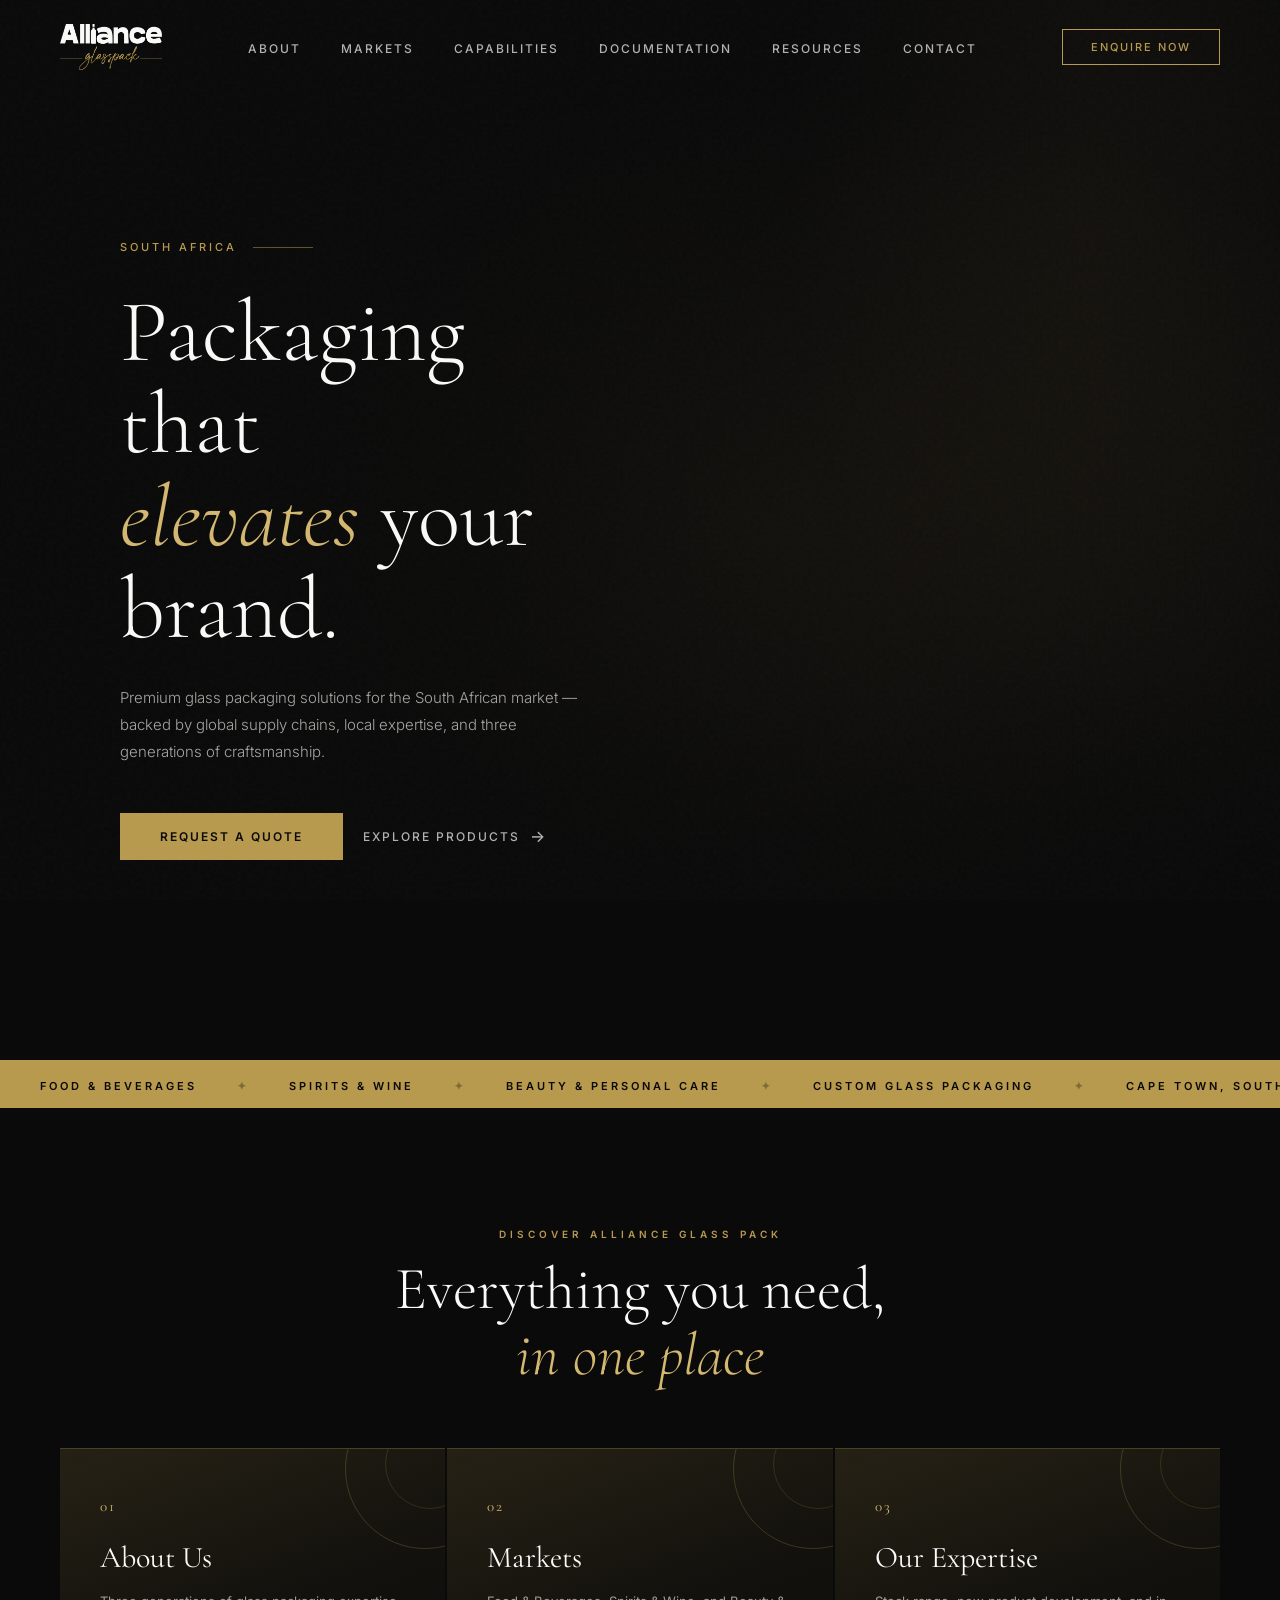
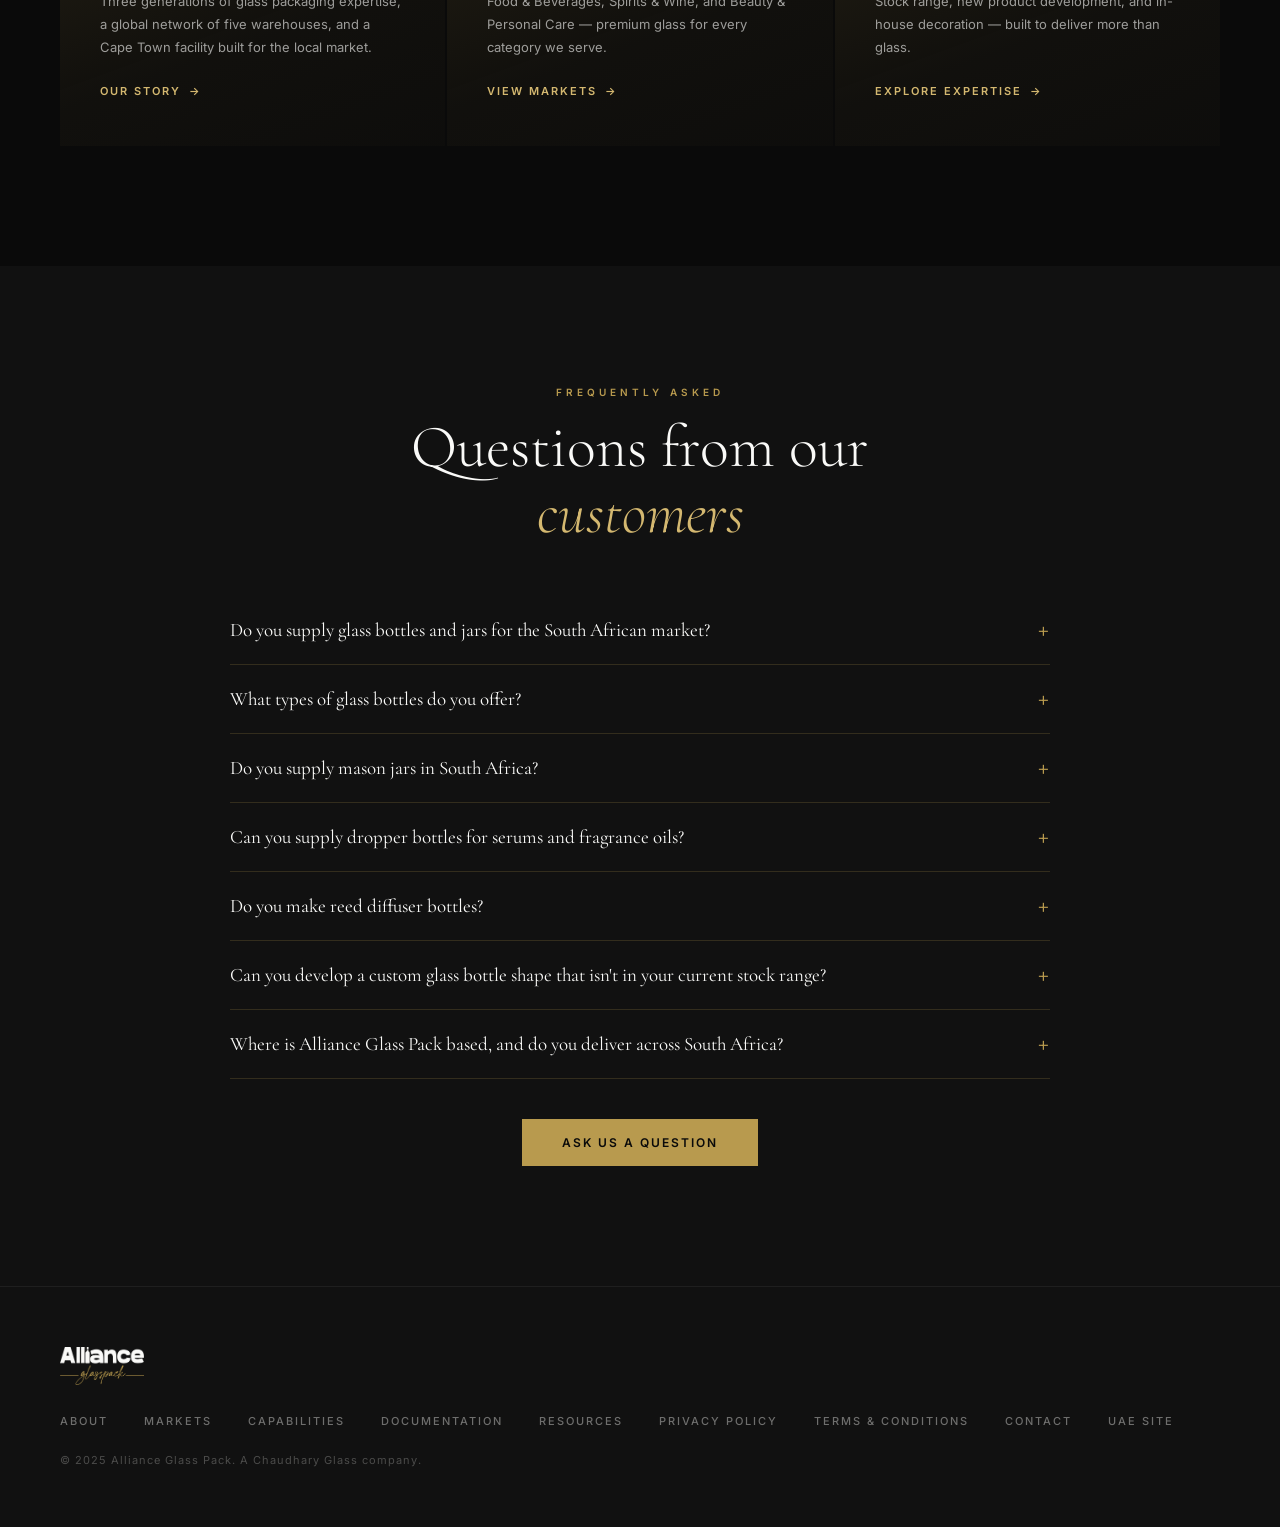
<file: index.html>
<!DOCTYPE html>
<html lang="en-ZA">
<head>
<meta charset="UTF-8">
<meta name="viewport" content="width=device-width, initial-scale=1.0">
<title>Glass Bottles, Jars & Serum Bottle Packaging Supplier | Alliance Glass Pack, Cape Town SA</title>
<meta name="description" content="Glass bottle, jar & serum bottle supplier in Cape Town, South Africa. Wine bottles, beer bottles, mason jars, dropper bottles, reed diffuser bottles & custom glass packaging — based in Cape Town with global reach.">
<meta name="keywords" content="glass packaging South Africa, glass bottle supplier Cape Town, wine bottle manufacturer South Africa, spirits bottle supplier, glass jars South Africa, beauty packaging South Africa, food and beverage glass packaging, glass bottle wholesaler Cape Town, custom glass packaging South Africa, Alliance Glass Pack">
<meta name="robots" content="index, follow">
<meta name="author" content="Alliance Glass Pack (Pty) Ltd">
<meta name="geo.region" content="ZA-WC">
<meta name="geo.placename" content="Cape Town, South Africa">
<meta name="geo.position" content="-33.8480;18.5326">
<meta name="ICBM" content="-33.8480, 18.5326">
<link rel="canonical" href="https://www.allianceglasspack.com/">

<!-- Open Graph / Facebook -->
<meta property="og:type" content="business.business">
<meta property="og:title" content="Glass Bottles, Jars & Serum Bottle Packaging Supplier | Alliance Glass Pack, Cape Town SA">
<meta property="og:description" content="Glass bottle, jar & serum bottle supplier in Cape Town, South Africa. Wine bottles, beer bottles, mason jars, dropper bottles, reed diffuser bottles & custom glass packaging.">
<meta property="og:url" content="https://www.allianceglasspack.com/">
<meta property="og:site_name" content="Alliance Glass Pack">
<meta property="og:locale" content="en_ZA">

<!-- Twitter Card -->
<meta name="twitter:card" content="summary_large_image">
<meta name="twitter:title" content="Glass Bottles, Jars & Serum Bottle Packaging Supplier | Alliance Glass Pack">
<meta name="twitter:description" content="Glass bottle, jar & serum bottle supplier in Cape Town, South Africa. Custom glass packaging with global reach.">

<!-- Structured Data: LocalBusiness -->
<script type="application/ld+json">
{
  "@context": "https://schema.org",
  "@type": "Organization",
  "name": "Alliance Glass Pack (Pty) Ltd",
  "alternateName": "Alliance Glasspack",
  "url": "https://www.allianceglasspack.com/",
  "logo": "https://www.allianceglasspack.com/logo.png",
  "description": "Premium glass packaging supplier based in Cape Town, South Africa, serving the Food & Beverages, Spirits & Wine, and Beauty & Personal Care markets with global supply chain reach.",
  "address": {
    "@type": "PostalAddress",
    "addressLocality": "Killarney Gardens, Cape Town",
    "addressRegion": "Western Cape",
    "addressCountry": "South Africa"
  },
  "areaServed": {
    "@type": "Country",
    "name": "South Africa"
  },
  "contactPoint": {
    "@type": "ContactPoint",
    "telephone": "+27-82-862-1378",
    "email": "nitin@glasspack.co",
    "contactType": "sales"
  },
  "sameAs": []
}
</script>
<link rel="preconnect" href="https://fonts.googleapis.com">
<link href="https://fonts.googleapis.com/css2?family=Cormorant+Garamond:ital,wght@0,300;0,400;0,600;1,300&family=Inter:wght@300;400;500;600&display=swap" rel="stylesheet">
<link rel="stylesheet" href="style.css">
</head>
<body>

<!-- NAV -->
<nav id="navbar">
  <div class="nav-logo">
    <a href="/"><img src="images/photo10.png" alt="Alliance Glasspack"></a>
  </div>
  <ul class="nav-links">
    <li><a href="about">About</a></li>
    <li><a href="markets">Markets</a></li>
    <li><a href="capabilities">Capabilities</a></li>
    <li><a href="documentation">Documentation</a></li>
    <li><a href="blog">Resources</a></li>
    <li><a href="contact">Contact</a></li>
  </ul>
  <a href="contact" class="nav-cta" id="navCta">Enquire Now</a>
  <button class="nav-toggle" id="navToggle" aria-label="Toggle menu" aria-expanded="false">
    <span></span><span></span><span></span>
  </button>
</nav>
<div class="nav-overlay" id="navOverlay"></div>

<!-- HERO -->
<section id="hero">
  <div class="hero-bg"></div>
  <div class="hero-slideshow">
    <div class="hero-slide"><img src="images/photo1.jpg" alt="Glass Packaging Supplier in SA" loading="eager"></div>
    <div class="hero-slide"></div>
    <div class="hero-slide"></div>
    <div class="hero-slide"></div>
    <div class="hero-slide"></div>
    <div class="hero-photo-overlay"></div>
  </div>

  <div class="hero-content">
    <div class="hero-eyebrow">
      <span>South Africa</span>
    </div>
    <h1 class="hero-title">
      Packaging that<br>
      <em>elevates</em> your<br>
      brand.
    </h1>
    <p class="hero-subtitle">
      Premium glass packaging solutions for the South African market — backed by global supply chains, local expertise, and three generations of craftsmanship.
    </p>
    <div class="hero-actions">
      <a href="contact" class="btn-primary">Request a Quote</a>
      <a href="markets" class="btn-ghost">Explore Products</a>
    </div>
  </div>
</section>

<!-- TICKER -->
<div class="ticker">
  <div class="ticker-inner">
    <span>Food &amp; Beverages</span><span class="dot">✦</span>
    <span>Spirits &amp; Wine</span><span class="dot">✦</span>
    <span>Beauty &amp; Personal Care</span><span class="dot">✦</span>
    <span>Custom Glass Packaging</span><span class="dot">✦</span>
    <span>Cape Town, South Africa</span><span class="dot">✦</span>
    <span>Global Supply Chains</span><span class="dot">✦</span>
    <span>Decoration</span><span class="dot">✦</span>
    <span>New Product Development</span><span class="dot">✦</span>
    <!-- duplicate for infinite scroll -->
    <span>Food &amp; Beverages</span><span class="dot">✦</span>
    <span>Spirits &amp; Wine</span><span class="dot">✦</span>
    <span>Beauty &amp; Personal Care</span><span class="dot">✦</span>
    <span>Custom Glass Packaging</span><span class="dot">✦</span>
    <span>Cape Town, South Africa</span><span class="dot">✦</span>
    <span>Global Supply Chains</span><span class="dot">✦</span>
    <span>Decoration</span><span class="dot">✦</span>
    <span>New Product Development</span><span class="dot">✦</span>
  </div>
</div>

<!-- HOME TEASERS -->
<section id="home-teasers">
  <div class="reveal" style="text-align:center;">
    <p class="section-label">Discover Alliance Glass Pack</p>
    <h2 class="section-title">Everything you need,<br><em>in one place</em></h2>
  </div>
  <div class="teaser-grid">
    <a href="about" class="teaser-card reveal delay-1">
      <span class="teaser-card-num">01</span>
      <h3 class="teaser-card-title">About Us</h3>
      <p class="teaser-card-text">Three generations of glass packaging expertise, a global network of five warehouses, and a Cape Town facility built for the local market.</p>
      <span class="teaser-card-link">Our Story</span>
    </a>
    <a href="markets" class="teaser-card reveal delay-2">
      <span class="teaser-card-num">02</span>
      <h3 class="teaser-card-title">Markets</h3>
      <p class="teaser-card-text">Food & Beverages, Spirits & Wine, and Beauty & Personal Care — premium glass for every category we serve.</p>
      <span class="teaser-card-link">View Markets</span>
    </a>
    <a href="capabilities" class="teaser-card reveal delay-3">
      <span class="teaser-card-num">03</span>
      <h3 class="teaser-card-title">Our Expertise</h3>
      <p class="teaser-card-text">Stock range, new product development, and in-house decoration — built to deliver more than glass.</p>
      <span class="teaser-card-link">Explore Expertise</span>
    </a>
  </div>
</section>

<!-- FAQ -->
<script type="application/ld+json">
{
  "@context": "https://schema.org",
  "@type": "FAQPage",
  "mainEntity": [
    {
      "@type": "Question",
      "name": "Do you supply glass bottles and jars for the South African market?",
      "acceptedAnswer": {
        "@type": "Answer",
        "text": "Yes. Alliance Glass Pack's South Africa operations are based in Killarney Gardens, Cape Town, supplying glass bottles, jars, and custom packaging locally with stock held on-site for fast turnaround."
      }
    },
    {
      "@type": "Question",
      "name": "What types of glass bottles do you offer?",
      "acceptedAnswer": {
        "@type": "Answer",
        "text": "Our range includes wine bottles, beer bottles, champagne bottles, glass water bottles, juice bottle glass, perfume oil bottles, dropper bottles, and reed diffuser bottles - across both stock items and full customisation."
      }
    },
    {
      "@type": "Question",
      "name": "Do you supply mason jars in South Africa?",
      "acceptedAnswer": {
        "@type": "Answer",
        "text": "Yes, mason jars and general glass containers are part of our Food & Beverage packaging range, alongside jars for preserving, honey, sauces, and spreads."
      }
    },
    {
      "@type": "Question",
      "name": "Can you supply dropper bottles for serums and fragrance oils?",
      "acceptedAnswer": {
        "@type": "Answer",
        "text": "Yes. We supply dropper bottles and glass containers suited to serums, essential oils, and fragrance oil South Africa brands as part of our Beauty & Personal Care range."
      }
    },
    {
      "@type": "Question",
      "name": "Do you make reed diffuser bottles?",
      "acceptedAnswer": {
        "@type": "Answer",
        "text": "Yes, reed diffuser bottles are part of our Beauty & Personal Care packaging range, supplied both as stock items and through custom development."
      }
    },
    {
      "@type": "Question",
      "name": "Can you develop a custom glass bottle shape that isn't in your current stock range?",
      "acceptedAnswer": {
        "@type": "Answer",
        "text": "Yes. Our New Product Development service covers concept, design, prototyping, and full-scale manufacturing, working directly with mould manufacturers - so custom shapes outside our current stock range can be developed for your brand."
      }
    },
    {
      "@type": "Question",
      "name": "Where is Alliance Glass Pack based, and do you deliver across South Africa?",
      "acceptedAnswer": {
        "@type": "Answer",
        "text": "Our South African facility is a 2,500m² warehouse in Killarney Gardens, Cape Town, with a dedicated local team supporting fast delivery across South Africa, backed by a global network of five warehouses across two continents."
      }
    }
  ]
}
</script>
<section id="faq">
  <div class="reveal" style="text-align:center;">
    <p class="section-label">Frequently Asked</p>
    <h2 class="section-title">Questions from our<br><em>customers</em></h2>
  </div>
  <div class="faq-list">
    <details class="faq-item reveal">
      <summary>Do you supply glass bottles and jars for the South African market?</summary>
      <p>Yes. Alliance Glass Pack's South Africa operations are based in Killarney Gardens, Cape Town, supplying glass bottles, jars, and custom packaging locally with stock held on-site for fast turnaround.</p>
    </details>
    <details class="faq-item reveal">
      <summary>What types of glass bottles do you offer?</summary>
      <p>Our range includes wine bottles, beer bottles, champagne bottles, glass water bottles, juice bottle glass, perfume oil bottles, dropper bottles, and reed diffuser bottles - across both stock items and full customisation.</p>
    </details>
    <details class="faq-item reveal">
      <summary>Do you supply mason jars in South Africa?</summary>
      <p>Yes, mason jars and general glass containers are part of our Food & Beverage packaging range, alongside jars for preserving, honey, sauces, and spreads.</p>
    </details>
    <details class="faq-item reveal">
      <summary>Can you supply dropper bottles for serums and fragrance oils?</summary>
      <p>Yes. We supply dropper bottles and glass containers suited to serums, essential oils, and fragrance oil South Africa brands as part of our Beauty & Personal Care range.</p>
    </details>
    <details class="faq-item reveal">
      <summary>Do you make reed diffuser bottles?</summary>
      <p>Yes, reed diffuser bottles are part of our Beauty & Personal Care packaging range, supplied both as stock items and through custom development.</p>
    </details>
    <details class="faq-item reveal">
      <summary>Can you develop a custom glass bottle shape that isn't in your current stock range?</summary>
      <p>Yes. Our New Product Development service covers concept, design, prototyping, and full-scale manufacturing, working directly with mould manufacturers - so custom shapes outside our current stock range can be developed for your brand.</p>
    </details>
    <details class="faq-item reveal">
      <summary>Where is Alliance Glass Pack based, and do you deliver across South Africa?</summary>
      <p>Our South African facility is a 2,500m² warehouse in Killarney Gardens, Cape Town, with a dedicated local team supporting fast delivery across South Africa, backed by a global network of five warehouses across two continents.</p>
    </details>
  </div>
  <div class="reveal" style="text-align:center; margin-top:40px;">
    <a href="contact" class="btn-primary">Ask Us a Question</a>
  </div>
</section>

<!-- FOOTER -->
<footer>
  <div class="footer-logo">
    <img src="images/photo14.png" alt="Alliance Glasspack">
  </div>
  <ul class="footer-links">
    <li><a href="about">About</a></li>
    <li><a href="markets">Markets</a></li>
    <li><a href="capabilities">Capabilities</a></li>
    <li><a href="documentation">Documentation</a></li>
    <li><a href="blog">Resources</a></li>
    <li><a href="privacy-policy">Privacy Policy</a></li>
    <li><a href="terms-and-conditions">Terms &amp; Conditions</a></li>
    <li><a href="contact">Contact</a></li>
    <li><a href="https://www.glass-pack.com" target="_blank">UAE Site</a></li>
  </ul>
  <div class="footer-copy">© 2025 Alliance Glass Pack. A Chaudhary Glass company.</div>
</footer>

<script src="script.js"></script>

</body>
</html>
</file>
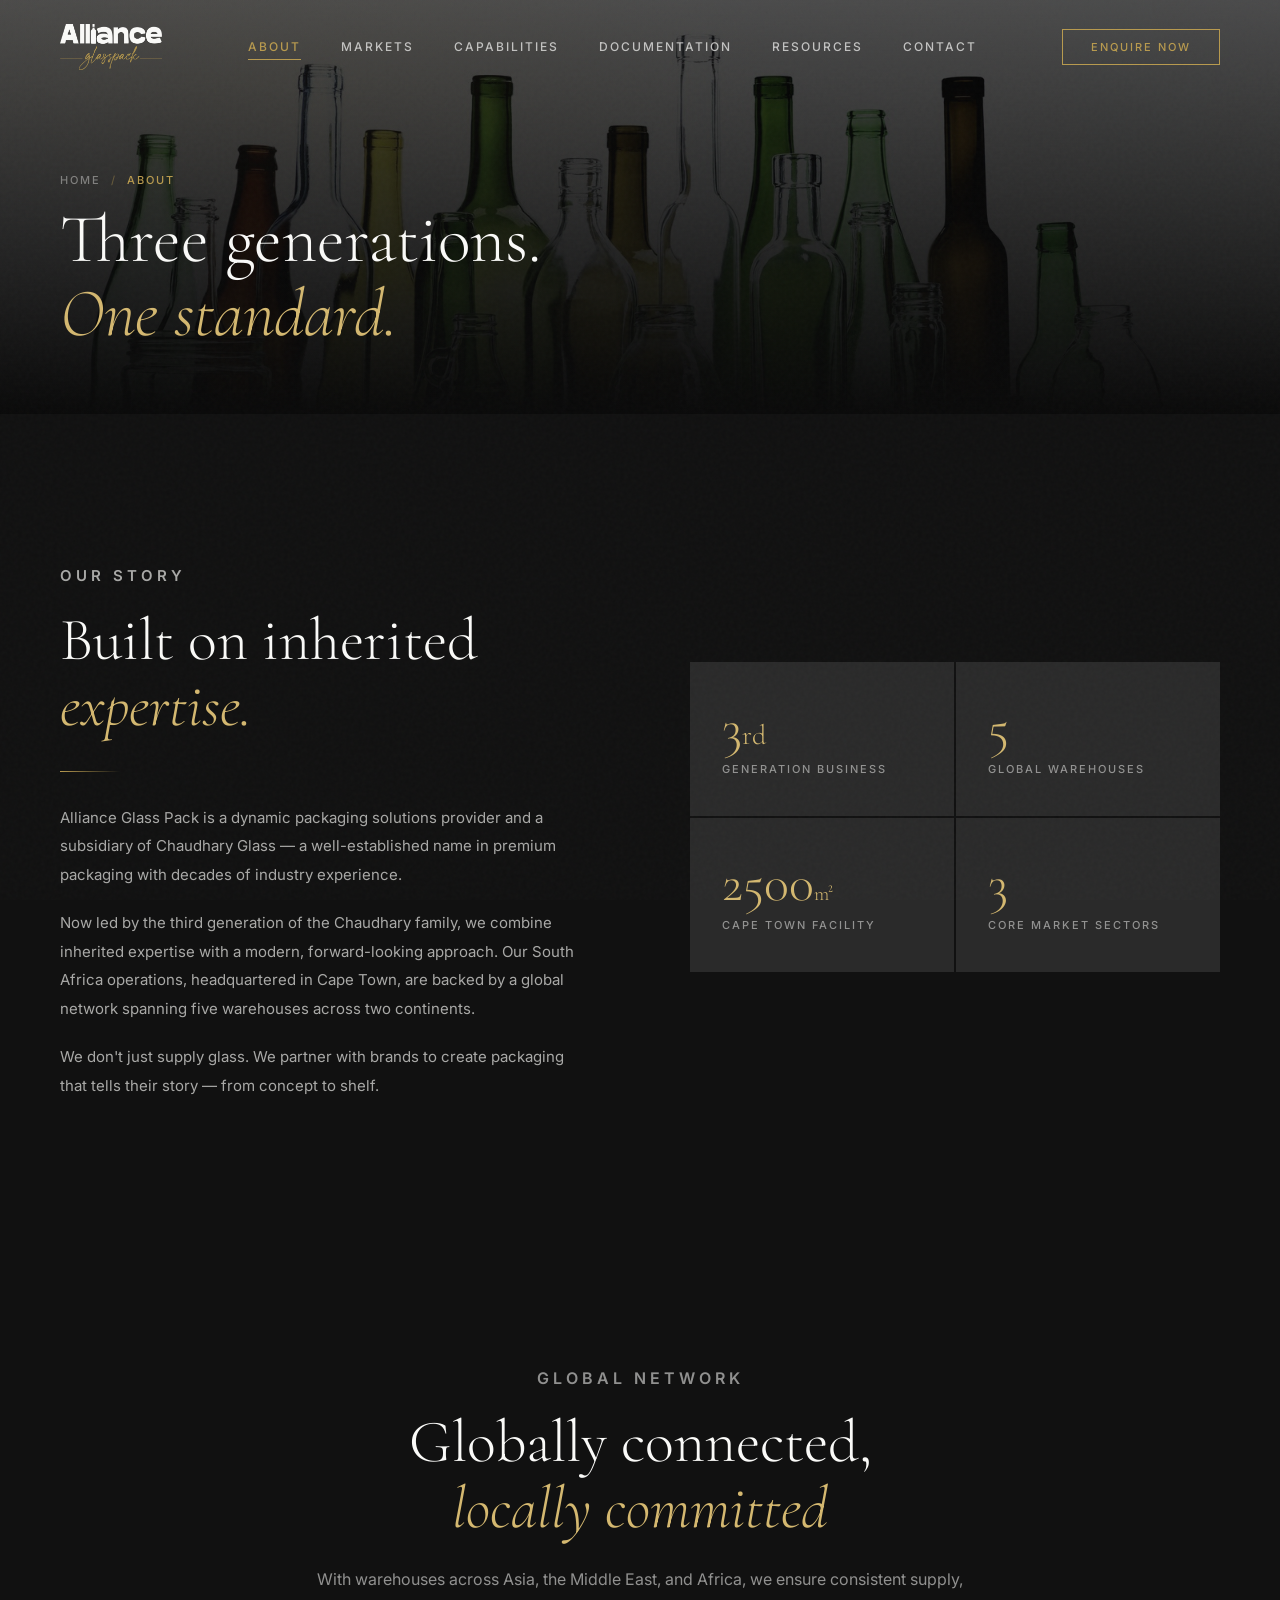
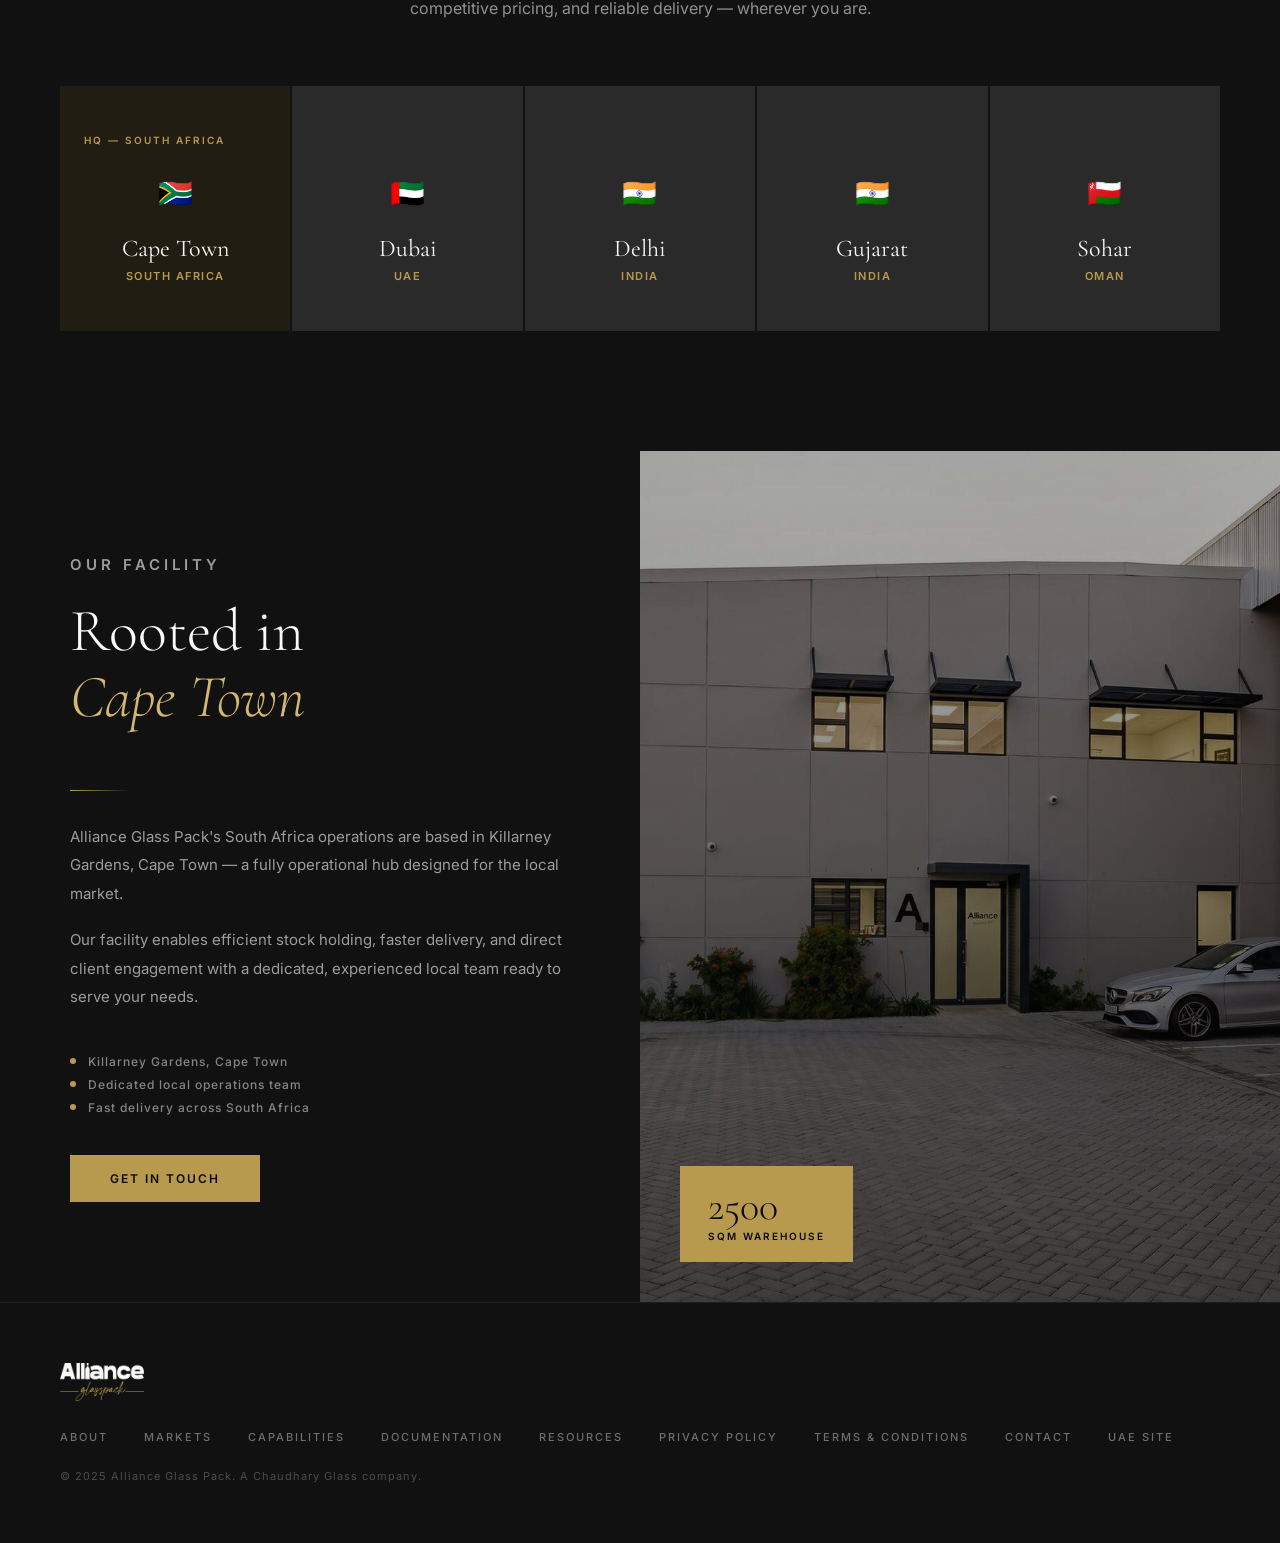
<file: about.html>
<!DOCTYPE html>
<html lang="en-ZA">
<head>
<meta charset="UTF-8">
<meta name="viewport" content="width=device-width, initial-scale=1.0">
<title>About Us | Alliance Glass Pack — South Africa</title>
<meta name="description" content="Alliance Glass Pack is a subsidiary of Chaudhary Glass, now led by the third generation of the Chaudhary family. Global network of five warehouses, headquartered in Cape Town.">
<meta name="keywords" content="Alliance Glass Pack, Chaudhary Glass, glass packaging South Africa, Cape Town glass supplier, glass manufacturer history">
<meta name="robots" content="index, follow">
<meta name="author" content="Alliance Glass Pack (Pty) Ltd">
<meta name="geo.region" content="ZA-WC">
<meta name="geo.placename" content="Cape Town, South Africa">
<link rel="canonical" href="https://www.allianceglasspack.com/about">

<meta property="og:type" content="business.business">
<meta property="og:title" content="About Us | Alliance Glass Pack">
<meta property="og:description" content="Three generations. One standard. Learn about Alliance Glass Pack's history, global network, and Cape Town facility.">
<meta property="og:url" content="https://www.allianceglasspack.com/about">
<meta property="og:site_name" content="Alliance Glass Pack">
<meta property="og:locale" content="en_ZA">

<script type="application/ld+json">
{
  "@context": "https://schema.org",
  "@type": "Organization",
  "name": "Alliance Glass Pack (Pty) Ltd",
  "alternateName": "Alliance Glasspack",
  "url": "https://www.allianceglasspack.com/",
  "logo": "https://www.allianceglasspack.com/logo.png",
  "description": "Premium glass packaging supplier based in Cape Town, South Africa, serving the Food & Beverages, Spirits & Wine, and Beauty & Personal Care markets.",
  "address": {
    "@type": "PostalAddress",
    "addressLocality": "Killarney Gardens, Cape Town",
    "addressRegion": "Western Cape",
    "addressCountry": "South Africa"
  },
  "areaServed": {
    "@type": "Country",
    "name": "South Africa"
  },
  "contactPoint": {
    "@type": "ContactPoint",
    "telephone": "+27-82-862-1378",
    "email": "nitin@glasspack.co",
    "contactType": "sales"
  }
}
</script>
<script type="application/ld+json">
{
  "@context": "https://schema.org",
  "@type": "BreadcrumbList",
  "itemListElement": [
    {"@type": "ListItem", "position": 1, "name": "Home", "item": "https://www.allianceglasspack.com/"},
    {"@type": "ListItem", "position": 2, "name": "About", "item": "https://www.allianceglasspack.com/about"}
  ]
}
</script>
<link rel="preconnect" href="https://fonts.googleapis.com">
<link href="https://fonts.googleapis.com/css2?family=Cormorant+Garamond:ital,wght@0,300;0,400;0,600;1,300&family=Inter:wght@300;400;500;600&display=swap" rel="stylesheet">
<link rel="stylesheet" href="style.css">
</head>
<body>

<!-- NAV -->
<nav id="navbar">
  <div class="nav-logo">
    <a href="/"><img src="images/photo10.png" alt="Alliance Glasspack"></a>
  </div>
  <ul class="nav-links">
    <li><a href="about" class="active">About</a></li>
    <li><a href="markets">Markets</a></li>
    <li><a href="capabilities">Capabilities</a></li>
    <li><a href="documentation">Documentation</a></li>
    <li><a href="blog">Resources</a></li>
    <li><a href="contact">Contact</a></li>
  </ul>
  <a href="contact" class="nav-cta" id="navCta">Enquire Now</a>
  <button class="nav-toggle" id="navToggle" aria-label="Toggle menu" aria-expanded="false">
    <span></span><span></span><span></span>
  </button>
</nav>
<div class="nav-overlay" id="navOverlay"></div>

<!-- PAGE BANNER -->
<section class="page-banner">
  <div class="page-banner-bg" style="background-image:url('images/photo1.jpg')"></div>
  <div class="page-banner-overlay"></div>
  <div class="page-banner-content reveal">
    <div class="breadcrumb"><a href="/">Home</a><span class="sep">/</span><span class="current">About</span></div>
    <h1 class="page-banner-title">Three generations.<br><em>One standard.</em></h1>
  </div>
</section>

<!-- ABOUT -->
<section id="about">
  <div class="about-text reveal-left">
    <p class="section-label">Our Story</p>
    <h2 class="section-title">Built on inherited<br><em>expertise.</em></h2>
    <div class="gold-divider"></div>
    <p>Alliance Glass Pack is a dynamic packaging solutions provider and a subsidiary of Chaudhary Glass — a well-established name in premium packaging with decades of industry experience.</p>
    <p>Now led by the third generation of the Chaudhary family, we combine inherited expertise with a modern, forward-looking approach. Our South Africa operations, headquartered in Cape Town, are backed by a global network spanning five warehouses across two continents.</p>
    <p>We don't just supply glass. We partner with brands to create packaging that tells their story — from concept to shelf.</p>
  </div>
  <div class="about-stats reveal-right">
    <div class="stat-card">
      <div class="stat-num">3<span style="font-size:28px">rd</span></div>
      <div class="stat-label">Generation Business</div>
    </div>
    <div class="stat-card">
      <div class="stat-num">5</div>
      <div class="stat-label">Global Warehouses</div>
    </div>
    <div class="stat-card">
      <div class="stat-num">2500<span style="font-size:20px">m²</span></div>
      <div class="stat-label">Cape Town Facility</div>
    </div>
    <div class="stat-card">
      <div class="stat-num">3</div>
      <div class="stat-label">Core Market Sectors</div>
    </div>
  </div>
</section>

<!-- GLOBAL NETWORK -->
<section id="network">
  <div class="network-intro reveal">
    <p class="section-label">Global Network</p>
    <h2 class="section-title">Globally connected,<br><em>locally committed</em></h2>
    <p>With warehouses across Asia, the Middle East, and Africa, we ensure consistent supply, competitive pricing, and reliable delivery — wherever you are.</p>
  </div>
  <div class="network-grid reveal">
    <div class="network-card is-hq">
      <div class="network-card-label">HQ — South Africa</div>
      <div class="network-card-flag">🇿🇦</div>
      <div class="network-card-city">Cape Town</div>
      <div class="network-card-country">South Africa</div>
    </div>
    <div class="network-card">
      <div class="network-card-label">&nbsp;</div>
      <div class="network-card-flag">🇦🇪</div>
      <div class="network-card-city">Dubai</div>
      <div class="network-card-country">UAE</div>
    </div>
    <div class="network-card">
      <div class="network-card-label">&nbsp;</div>
      <div class="network-card-flag">🇮🇳</div>
      <div class="network-card-city">Delhi</div>
      <div class="network-card-country">India</div>
    </div>
    <div class="network-card">
      <div class="network-card-label">&nbsp;</div>
      <div class="network-card-flag">🇮🇳</div>
      <div class="network-card-city">Gujarat</div>
      <div class="network-card-country">India</div>
    </div>
    <div class="network-card">
      <div class="network-card-label">&nbsp;</div>
      <div class="network-card-flag">🇴🇲</div>
      <div class="network-card-city">Sohar</div>
      <div class="network-card-country">Oman</div>
    </div>
  </div>
</section>

<!-- CAPE TOWN FACILITY -->
<section id="capetown" style="padding:0;">
  <div class="ct-content reveal-left">
    <p class="section-label">Our Facility</p>
    <h2 class="section-title">Rooted in<br><em>Cape Town</em></h2>
    <div class="gold-divider"></div>
    <p>Alliance Glass Pack's South Africa operations are based in Killarney Gardens, Cape Town — a fully operational hub designed for the local market.</p>
    <p>Our facility enables efficient stock holding, faster delivery, and direct client engagement with a dedicated, experienced local team ready to serve your needs.</p>
    <div class="ct-detail" style="margin-top:24px;">Killarney Gardens, Cape Town</div>
    <div class="ct-detail">Dedicated local operations team</div>
    <div class="ct-detail">Fast delivery across South Africa</div>
    <div style="margin-top:40px;">
      <a href="contact" class="btn-primary">Get in Touch</a>
    </div>
  </div>
  <div class="ct-image reveal-right">
    <img class="ct-image-placeholder" src="images/photo9.jpg" alt="bulk glass packaging supplier" loading="lazy">
    <div class="ct-image-overlay"></div>
    <div class="ct-badge">
      <div class="ct-badge-num">2500</div>
      <div class="ct-badge-label">sqm Warehouse</div>
    </div>
  </div>
</section>

<!-- FOOTER -->
<footer>
  <div class="footer-logo">
    <img src="images/photo14.png" alt="Alliance Glasspack">
  </div>
  <ul class="footer-links">
    <li><a href="about">About</a></li>
    <li><a href="markets">Markets</a></li>
    <li><a href="capabilities">Capabilities</a></li>
    <li><a href="documentation">Documentation</a></li>
    <li><a href="blog">Resources</a></li>
    <li><a href="privacy-policy">Privacy Policy</a></li>
    <li><a href="terms-and-conditions">Terms &amp; Conditions</a></li>
    <li><a href="contact">Contact</a></li>
    <li><a href="https://www.glass-pack.com" target="_blank">UAE Site</a></li>
  </ul>
  <div class="footer-copy">© 2025 Alliance Glass Pack. A Chaudhary Glass company.</div>
</footer>

<script src="script.js"></script>

</body>
</html>
</file>
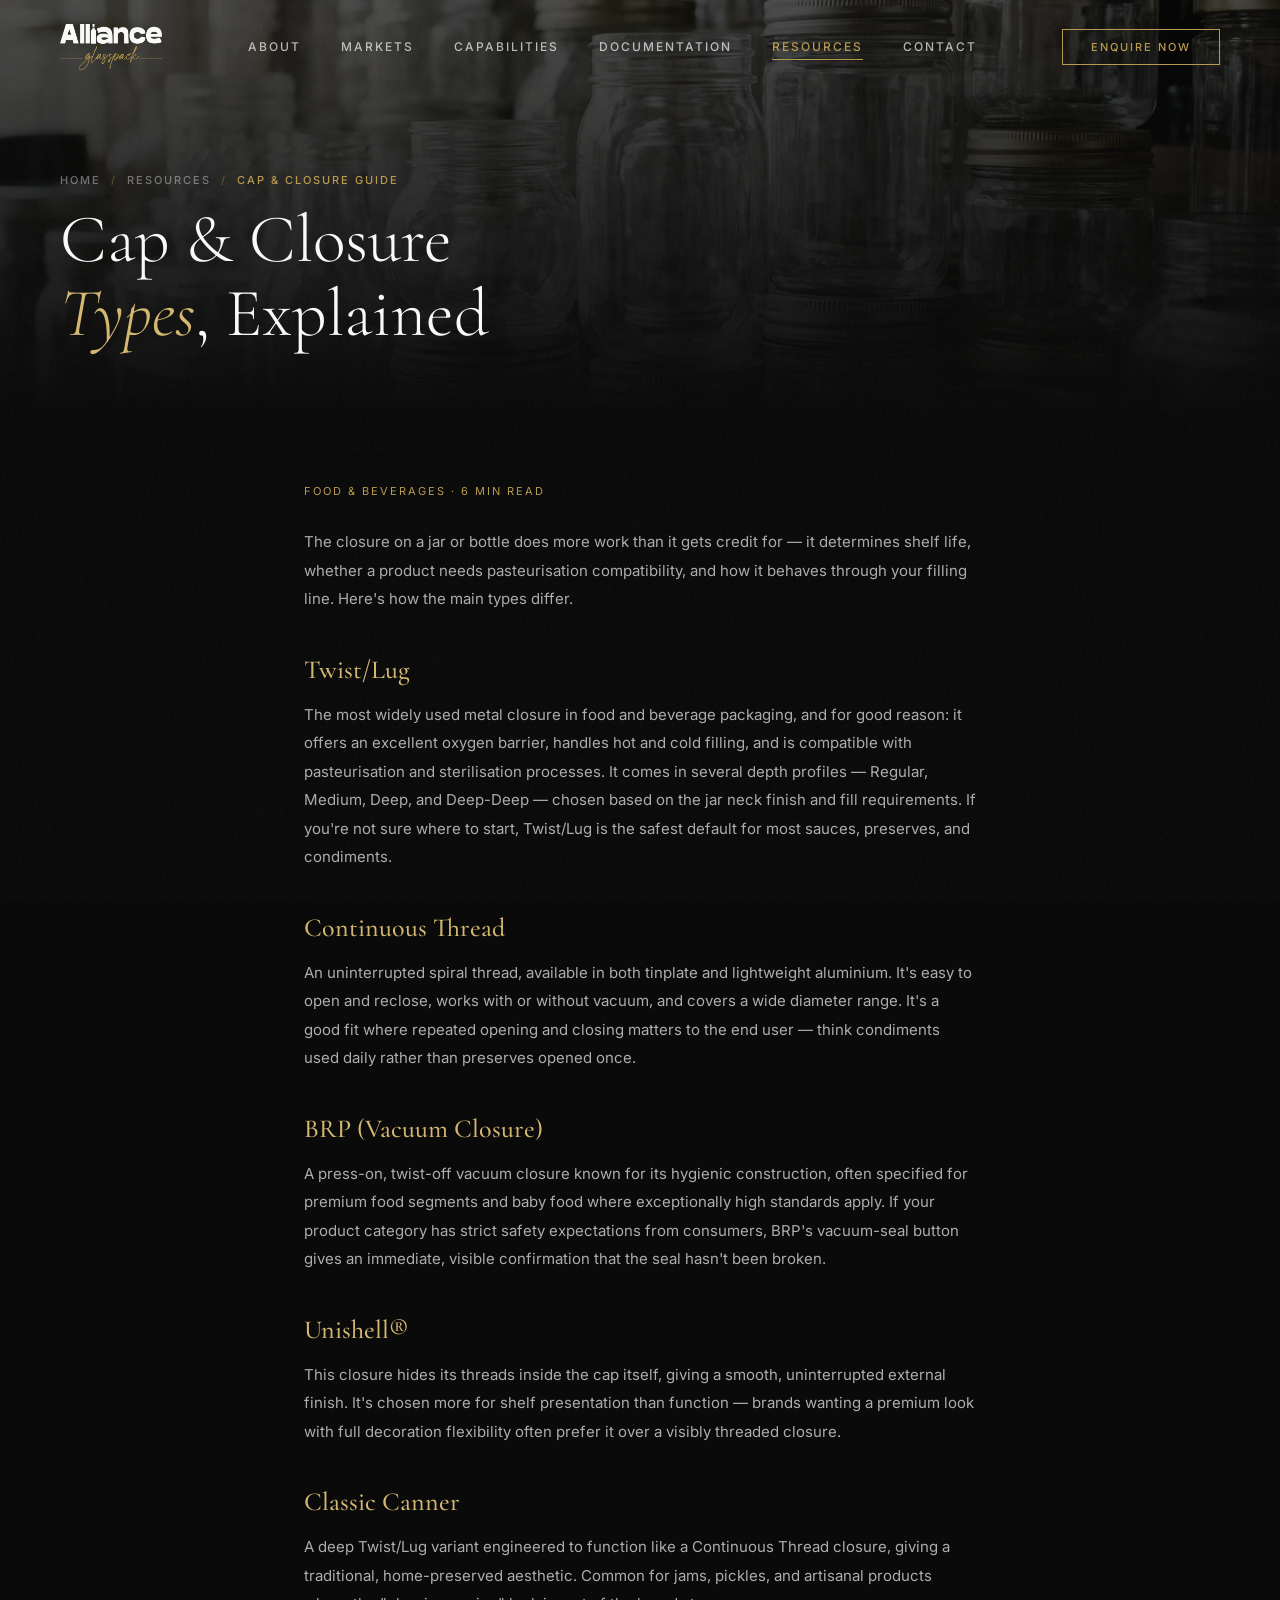
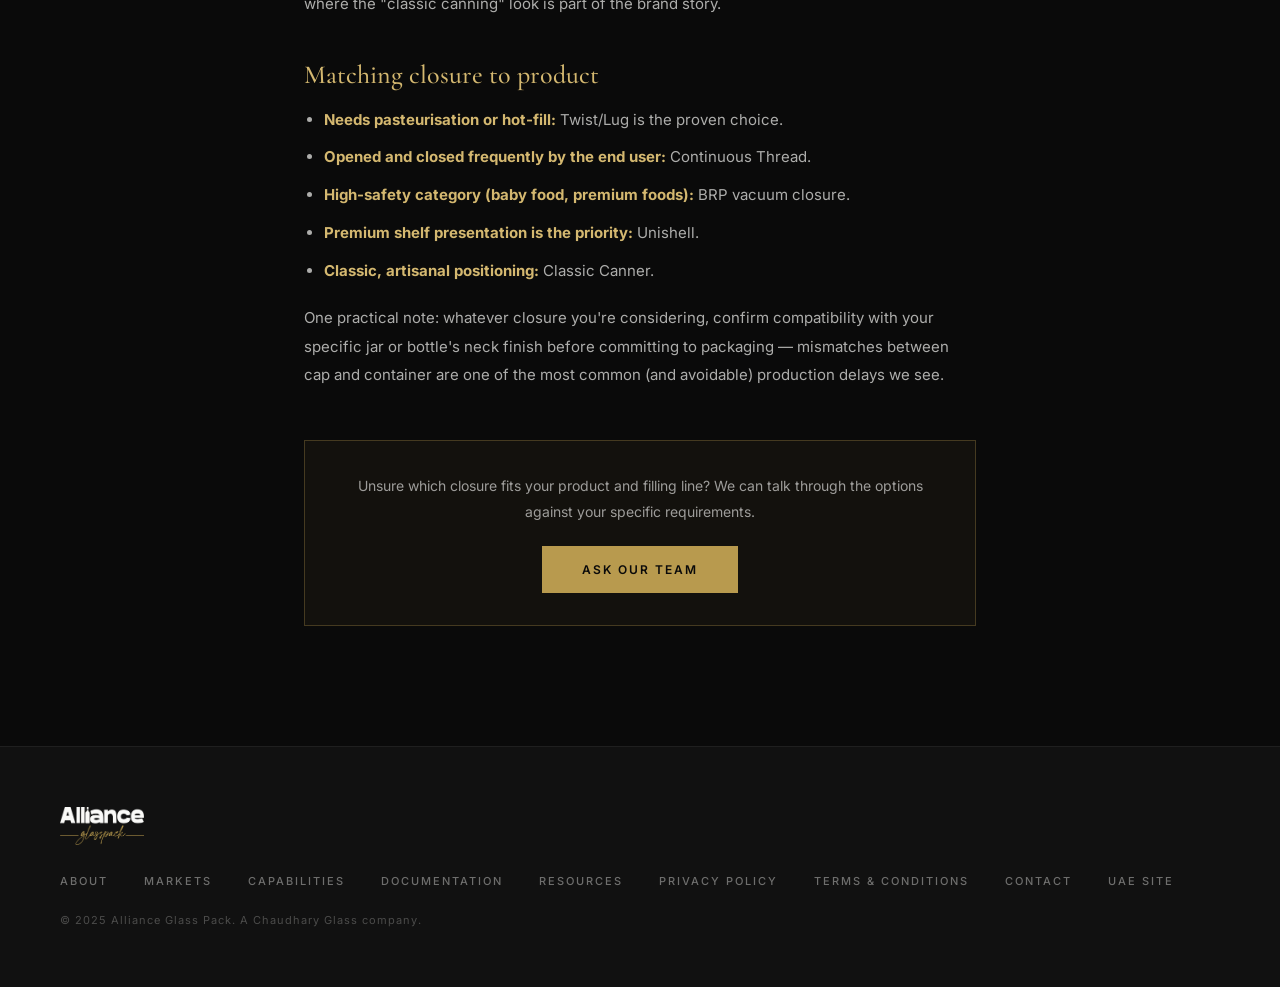
<file: blog-cap-closure-guide.html>
<!DOCTYPE html>
<html lang="en-ZA">
<head>
<meta charset="UTF-8">
<meta name="viewport" content="width=device-width, initial-scale=1.0">
<title>Cap & Closure Types Guide for Food & Beverage Brands | Alliance Glass Pack</title>
<meta name="description" content="Twist/Lug, Continuous Thread, BRP, and Unishell closures compared — a practical guide to choosing the right cap for your food or beverage product.">
<meta name="robots" content="index, follow">
<meta name="author" content="Alliance Glass Pack (Pty) Ltd">
<meta name="geo.region" content="ZA-WC">
<meta name="geo.placename" content="Cape Town, South Africa">
<link rel="canonical" href="https://www.allianceglasspack.com/blog-cap-closure-guide">
<meta property="og:type" content="website">
<meta property="og:title" content="Cap & Closure Types Guide for Food & Beverage Brands | Alliance Glass Pack">
<meta property="og:description" content="Twist/Lug, Continuous Thread, BRP, and Unishell closures compared — a practical guide to choosing the right cap for your food or beverage product.">
<meta property="og:url" content="https://www.allianceglasspack.com/blog-cap-closure-guide">
<meta property="og:site_name" content="Alliance Glass Pack">
<meta property="og:locale" content="en_ZA">
<script type="application/ld+json">
{
  "@context": "https://schema.org",
  "@type": "Organization",
  "name": "Alliance Glass Pack (Pty) Ltd",
  "alternateName": "Alliance Glasspack",
  "url": "https://www.allianceglasspack.com/",
  "logo": "https://www.allianceglasspack.com/logo.png",
  "description": "Premium glass packaging supplier based in Cape Town, South Africa, serving the Food & Beverages, Spirits & Wine, and Beauty & Personal Care markets.",
  "address": {"@type": "PostalAddress", "addressLocality": "Killarney Gardens, Cape Town", "addressRegion": "Western Cape", "addressCountry": "South Africa"},
  "areaServed": {"@type": "Country", "name": "South Africa"},
  "contactPoint": {"@type": "ContactPoint", "telephone": "+27-82-862-1378", "email": "nitin@glasspack.co", "contactType": "sales"}
}
</script>
<script type="application/ld+json">
{
  "@context": "https://schema.org",
  "@type": "Article",
  "headline": "A Guide to Cap & Closure Types for Food & Beverage Brands",
  "author": {"@type": "Organization", "name": "Alliance Glass Pack"},
  "publisher": {"@type": "Organization", "name": "Alliance Glass Pack", "logo": {"@type": "ImageObject", "url": "https://www.allianceglasspack.com/logo.png"}},
  "datePublished": "2026-07-18",
  "mainEntityOfPage": "https://www.allianceglasspack.com/blog-cap-closure-guide"
}
</script>

<link rel="preconnect" href="https://fonts.googleapis.com">
<link href="https://fonts.googleapis.com/css2?family=Cormorant+Garamond:ital,wght@0,300;0,400;0,600;1,300&family=Inter:wght@300;400;500;600&display=swap" rel="stylesheet">
<link rel="stylesheet" href="style.css">
</head>
<body>

<nav id="navbar">
  <div class="nav-logo">
    <a href="/"><img src="images/photo10.png" alt="Alliance Glasspack"></a>
  </div>
  <ul class="nav-links">
    <li><a href="about">About</a></li>
    <li><a href="markets">Markets</a></li>
    <li><a href="capabilities">Capabilities</a></li>
    <li><a href="documentation">Documentation</a></li>
    <li><a href="blog" class="active">Resources</a></li>
    <li><a href="contact">Contact</a></li>
  </ul>
  <a href="contact" class="nav-cta" id="navCta">Enquire Now</a>
  <button class="nav-toggle" id="navToggle" aria-label="Toggle menu" aria-expanded="false">
    <span></span><span></span><span></span>
  </button>
</nav>
<div class="nav-overlay" id="navOverlay"></div>

<section class="page-banner">
  <div class="page-banner-bg" style="background-image:url('images/photo6.jpg')"></div>
  <div class="page-banner-overlay"></div>
  <div class="page-banner-content reveal">
    <div class="breadcrumb"><a href="/">Home</a><span class="sep">/</span><a href="blog">Resources</a><span class="sep">/</span><span class="current">Cap &amp; Closure Guide</span></div>
    <h1 class="page-banner-title">Cap &amp; Closure<br><em>Types</em>, Explained</h1>
  </div>
</section>

<section style="padding-top:70px;">
  <div class="blog-article reveal">
    <div class="blog-article-meta">Food &amp; Beverages &middot; 6 min read</div>

    <p>The closure on a jar or bottle does more work than it gets credit for — it determines shelf life, whether a product needs pasteurisation compatibility, and how it behaves through your filling line. Here's how the main types differ.</p>

    <h2>Twist/Lug</h2>
    <p>The most widely used metal closure in food and beverage packaging, and for good reason: it offers an excellent oxygen barrier, handles hot and cold filling, and is compatible with pasteurisation and sterilisation processes. It comes in several depth profiles — Regular, Medium, Deep, and Deep-Deep — chosen based on the jar neck finish and fill requirements. If you're not sure where to start, Twist/Lug is the safest default for most sauces, preserves, and condiments.</p>

    <h2>Continuous Thread</h2>
    <p>An uninterrupted spiral thread, available in both tinplate and lightweight aluminium. It's easy to open and reclose, works with or without vacuum, and covers a wide diameter range. It's a good fit where repeated opening and closing matters to the end user — think condiments used daily rather than preserves opened once.</p>

    <h2>BRP (Vacuum Closure)</h2>
    <p>A press-on, twist-off vacuum closure known for its hygienic construction, often specified for premium food segments and baby food where exceptionally high standards apply. If your product category has strict safety expectations from consumers, BRP's vacuum-seal button gives an immediate, visible confirmation that the seal hasn't been broken.</p>

    <h2>Unishell&reg;</h2>
    <p>This closure hides its threads inside the cap itself, giving a smooth, uninterrupted external finish. It's chosen more for shelf presentation than function — brands wanting a premium look with full decoration flexibility often prefer it over a visibly threaded closure.</p>

    <h2>Classic Canner</h2>
    <p>A deep Twist/Lug variant engineered to function like a Continuous Thread closure, giving a traditional, home-preserved aesthetic. Common for jams, pickles, and artisanal products where the "classic canning" look is part of the brand story.</p>

    <h2>Matching closure to product</h2>
    <ul>
      <li><strong>Needs pasteurisation or hot-fill:</strong> Twist/Lug is the proven choice.</li>
      <li><strong>Opened and closed frequently by the end user:</strong> Continuous Thread.</li>
      <li><strong>High-safety category (baby food, premium foods):</strong> BRP vacuum closure.</li>
      <li><strong>Premium shelf presentation is the priority:</strong> Unishell.</li>
      <li><strong>Classic, artisanal positioning:</strong> Classic Canner.</li>
    </ul>
    <p>One practical note: whatever closure you're considering, confirm compatibility with your specific jar or bottle's neck finish before committing to packaging — mismatches between cap and container are one of the most common (and avoidable) production delays we see.</p>

    <div class="blog-cta">
      <p>Unsure which closure fits your product and filling line? We can talk through the options against your specific requirements.</p>
      <a href="contact" class="btn-primary">Ask Our Team</a>
    </div>
  </div>
</section>

<footer>
  <div class="footer-logo">
    <img src="images/photo14.png" alt="Alliance Glasspack">
  </div>
  <ul class="footer-links">
    <li><a href="about">About</a></li>
    <li><a href="markets">Markets</a></li>
    <li><a href="capabilities">Capabilities</a></li>
    <li><a href="documentation">Documentation</a></li>
    <li><a href="blog">Resources</a></li>
    <li><a href="privacy-policy">Privacy Policy</a></li>
    <li><a href="terms-and-conditions">Terms &amp; Conditions</a></li>
    <li><a href="contact">Contact</a></li>
    <li><a href="https://www.glass-pack.com" target="_blank">UAE Site</a></li>
  </ul>
  <div class="footer-copy">© 2025 Alliance Glass Pack. A Chaudhary Glass company.</div>
</footer>

<script src="script.js"></script>

</body>
</html>
</file>
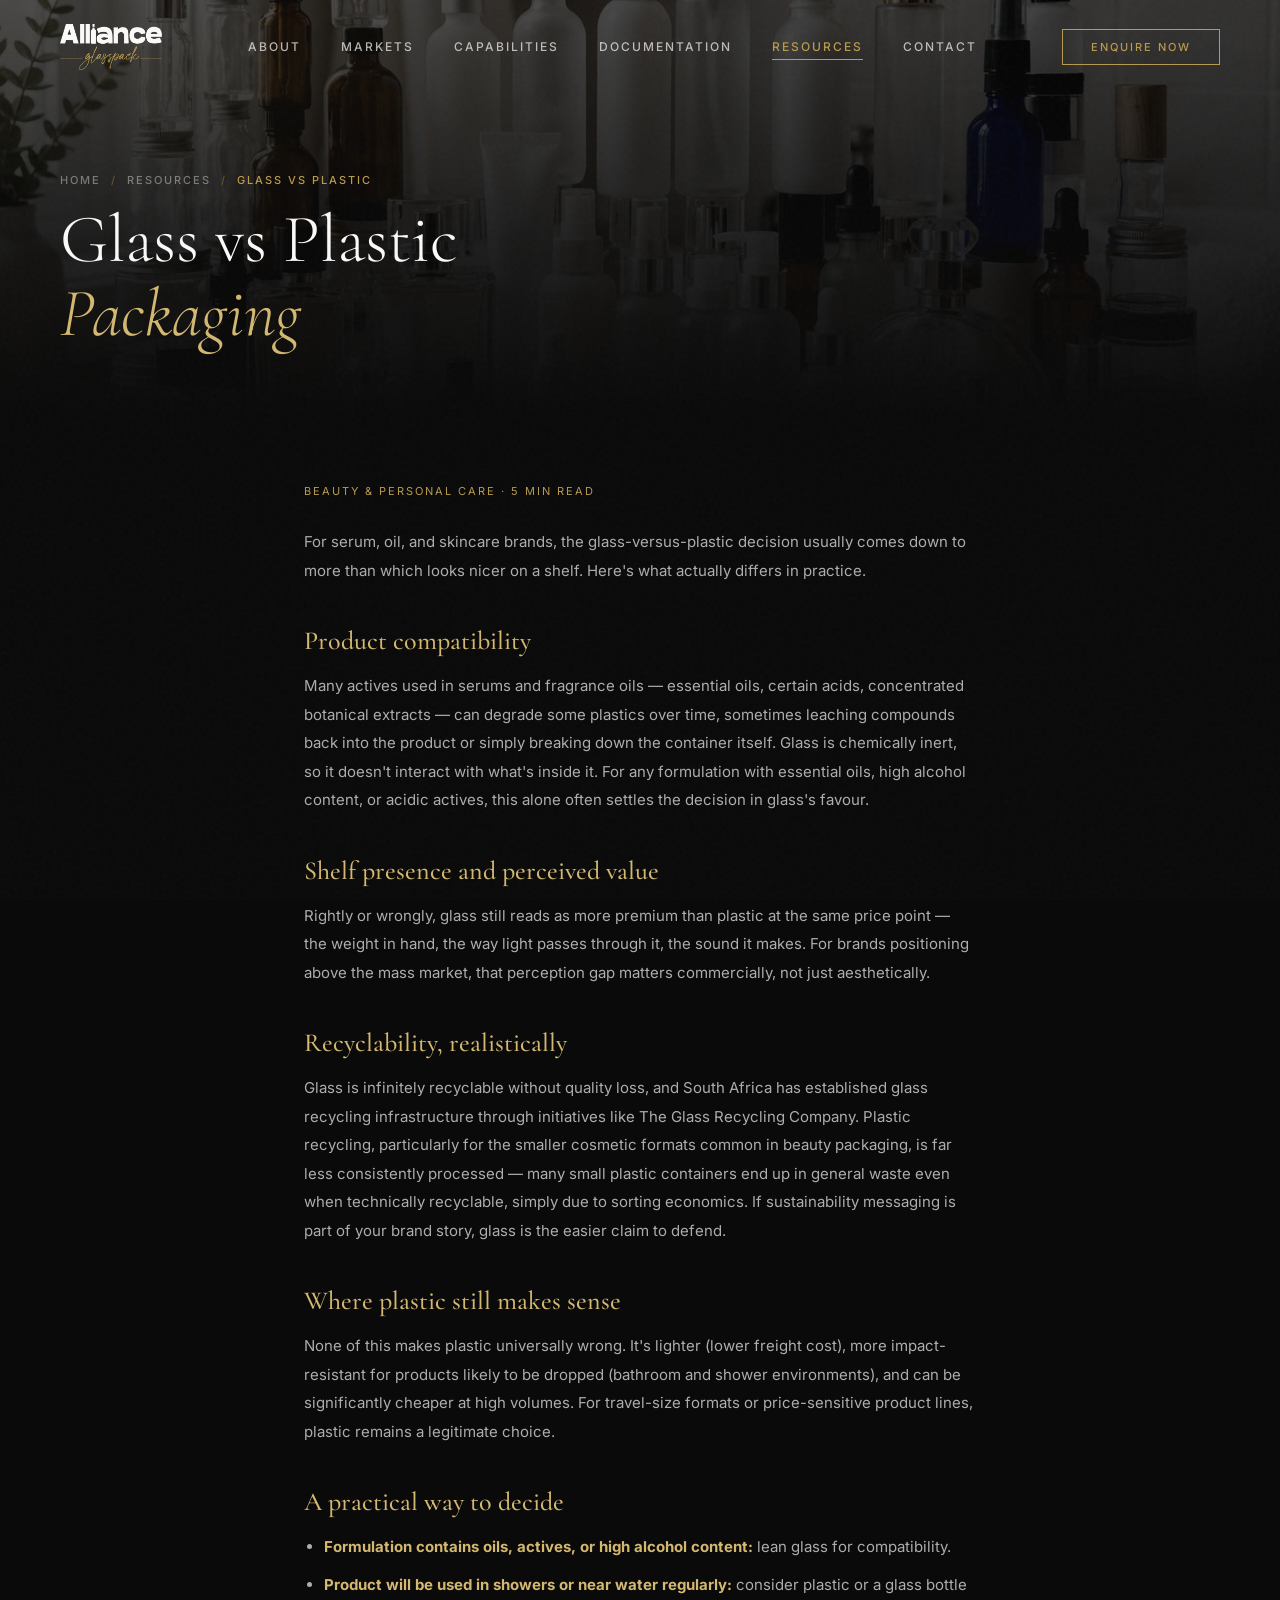
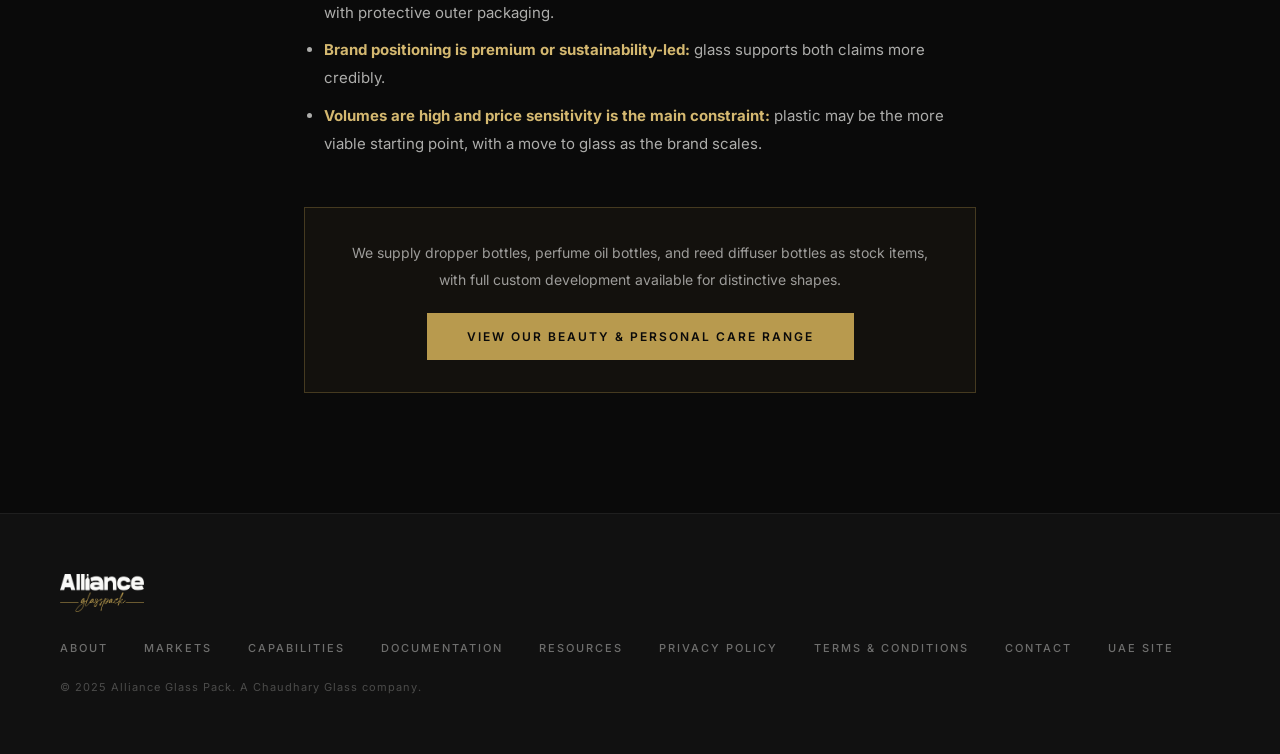
<file: blog-glass-vs-plastic.html>
<!DOCTYPE html>
<html lang="en-ZA">
<head>
<meta charset="UTF-8">
<meta name="viewport" content="width=device-width, initial-scale=1.0">
<title>Glass vs Plastic Packaging for Beauty Brands | Alliance Glass Pack</title>
<meta name="description" content="Product compatibility, shelf perception, and recyclability compared — a practical glass vs plastic packaging guide for South African beauty and personal care brands.">
<meta name="robots" content="index, follow">
<meta name="author" content="Alliance Glass Pack (Pty) Ltd">
<meta name="geo.region" content="ZA-WC">
<meta name="geo.placename" content="Cape Town, South Africa">
<link rel="canonical" href="https://www.allianceglasspack.com/blog-glass-vs-plastic">
<meta property="og:type" content="website">
<meta property="og:title" content="Glass vs Plastic Packaging for Beauty Brands | Alliance Glass Pack">
<meta property="og:description" content="Product compatibility, shelf perception, and recyclability compared — a practical glass vs plastic packaging guide for South African beauty and personal care brands.">
<meta property="og:url" content="https://www.allianceglasspack.com/blog-glass-vs-plastic">
<meta property="og:site_name" content="Alliance Glass Pack">
<meta property="og:locale" content="en_ZA">
<script type="application/ld+json">
{
  "@context": "https://schema.org",
  "@type": "Organization",
  "name": "Alliance Glass Pack (Pty) Ltd",
  "alternateName": "Alliance Glasspack",
  "url": "https://www.allianceglasspack.com/",
  "logo": "https://www.allianceglasspack.com/logo.png",
  "description": "Premium glass packaging supplier based in Cape Town, South Africa, serving the Food & Beverages, Spirits & Wine, and Beauty & Personal Care markets.",
  "address": {"@type": "PostalAddress", "addressLocality": "Killarney Gardens, Cape Town", "addressRegion": "Western Cape", "addressCountry": "South Africa"},
  "areaServed": {"@type": "Country", "name": "South Africa"},
  "contactPoint": {"@type": "ContactPoint", "telephone": "+27-82-862-1378", "email": "nitin@glasspack.co", "contactType": "sales"}
}
</script>
<script type="application/ld+json">
{
  "@context": "https://schema.org",
  "@type": "Article",
  "headline": "Glass vs Plastic Packaging: What South African Beauty Brands Should Know",
  "author": {"@type": "Organization", "name": "Alliance Glass Pack"},
  "publisher": {"@type": "Organization", "name": "Alliance Glass Pack", "logo": {"@type": "ImageObject", "url": "https://www.allianceglasspack.com/logo.png"}},
  "datePublished": "2026-07-18",
  "mainEntityOfPage": "https://www.allianceglasspack.com/blog-glass-vs-plastic"
}
</script>

<link rel="preconnect" href="https://fonts.googleapis.com">
<link href="https://fonts.googleapis.com/css2?family=Cormorant+Garamond:ital,wght@0,300;0,400;0,600;1,300&family=Inter:wght@300;400;500;600&display=swap" rel="stylesheet">
<link rel="stylesheet" href="style.css">
</head>
<body>

<nav id="navbar">
  <div class="nav-logo">
    <a href="/"><img src="images/photo10.png" alt="Alliance Glasspack"></a>
  </div>
  <ul class="nav-links">
    <li><a href="about">About</a></li>
    <li><a href="markets">Markets</a></li>
    <li><a href="capabilities">Capabilities</a></li>
    <li><a href="documentation">Documentation</a></li>
    <li><a href="blog" class="active">Resources</a></li>
    <li><a href="contact">Contact</a></li>
  </ul>
  <a href="contact" class="nav-cta" id="navCta">Enquire Now</a>
  <button class="nav-toggle" id="navToggle" aria-label="Toggle menu" aria-expanded="false">
    <span></span><span></span><span></span>
  </button>
</nav>
<div class="nav-overlay" id="navOverlay"></div>

<section class="page-banner">
  <div class="page-banner-bg" style="background-image:url('images/photo8.jpg')"></div>
  <div class="page-banner-overlay"></div>
  <div class="page-banner-content reveal">
    <div class="breadcrumb"><a href="/">Home</a><span class="sep">/</span><a href="blog">Resources</a><span class="sep">/</span><span class="current">Glass vs Plastic</span></div>
    <h1 class="page-banner-title">Glass vs Plastic<br><em>Packaging</em></h1>
  </div>
</section>

<section style="padding-top:70px;">
  <div class="blog-article reveal">
    <div class="blog-article-meta">Beauty &amp; Personal Care &middot; 5 min read</div>

    <p>For serum, oil, and skincare brands, the glass-versus-plastic decision usually comes down to more than which looks nicer on a shelf. Here's what actually differs in practice.</p>

    <h2>Product compatibility</h2>
    <p>Many actives used in serums and fragrance oils — essential oils, certain acids, concentrated botanical extracts — can degrade some plastics over time, sometimes leaching compounds back into the product or simply breaking down the container itself. Glass is chemically inert, so it doesn't interact with what's inside it. For any formulation with essential oils, high alcohol content, or acidic actives, this alone often settles the decision in glass's favour.</p>

    <h2>Shelf presence and perceived value</h2>
    <p>Rightly or wrongly, glass still reads as more premium than plastic at the same price point — the weight in hand, the way light passes through it, the sound it makes. For brands positioning above the mass market, that perception gap matters commercially, not just aesthetically.</p>

    <h2>Recyclability, realistically</h2>
    <p>Glass is infinitely recyclable without quality loss, and South Africa has established glass recycling infrastructure through initiatives like The Glass Recycling Company. Plastic recycling, particularly for the smaller cosmetic formats common in beauty packaging, is far less consistently processed — many small plastic containers end up in general waste even when technically recyclable, simply due to sorting economics. If sustainability messaging is part of your brand story, glass is the easier claim to defend.</p>

    <h2>Where plastic still makes sense</h2>
    <p>None of this makes plastic universally wrong. It's lighter (lower freight cost), more impact-resistant for products likely to be dropped (bathroom and shower environments), and can be significantly cheaper at high volumes. For travel-size formats or price-sensitive product lines, plastic remains a legitimate choice.</p>

    <h2>A practical way to decide</h2>
    <ul>
      <li><strong>Formulation contains oils, actives, or high alcohol content:</strong> lean glass for compatibility.</li>
      <li><strong>Product will be used in showers or near water regularly:</strong> consider plastic or a glass bottle with protective outer packaging.</li>
      <li><strong>Brand positioning is premium or sustainability-led:</strong> glass supports both claims more credibly.</li>
      <li><strong>Volumes are high and price sensitivity is the main constraint:</strong> plastic may be the more viable starting point, with a move to glass as the brand scales.</li>
    </ul>

    <div class="blog-cta">
      <p>We supply dropper bottles, perfume oil bottles, and reed diffuser bottles as stock items, with full custom development available for distinctive shapes.</p>
      <a href="markets" class="btn-primary">View Our Beauty &amp; Personal Care Range</a>
    </div>
  </div>
</section>

<footer>
  <div class="footer-logo">
    <img src="images/photo14.png" alt="Alliance Glasspack">
  </div>
  <ul class="footer-links">
    <li><a href="about">About</a></li>
    <li><a href="markets">Markets</a></li>
    <li><a href="capabilities">Capabilities</a></li>
    <li><a href="documentation">Documentation</a></li>
    <li><a href="blog">Resources</a></li>
    <li><a href="privacy-policy">Privacy Policy</a></li>
    <li><a href="terms-and-conditions">Terms &amp; Conditions</a></li>
    <li><a href="contact">Contact</a></li>
    <li><a href="https://www.glass-pack.com" target="_blank">UAE Site</a></li>
  </ul>
  <div class="footer-copy">© 2025 Alliance Glass Pack. A Chaudhary Glass company.</div>
</footer>

<script src="script.js"></script>

</body>
</html>
</file>
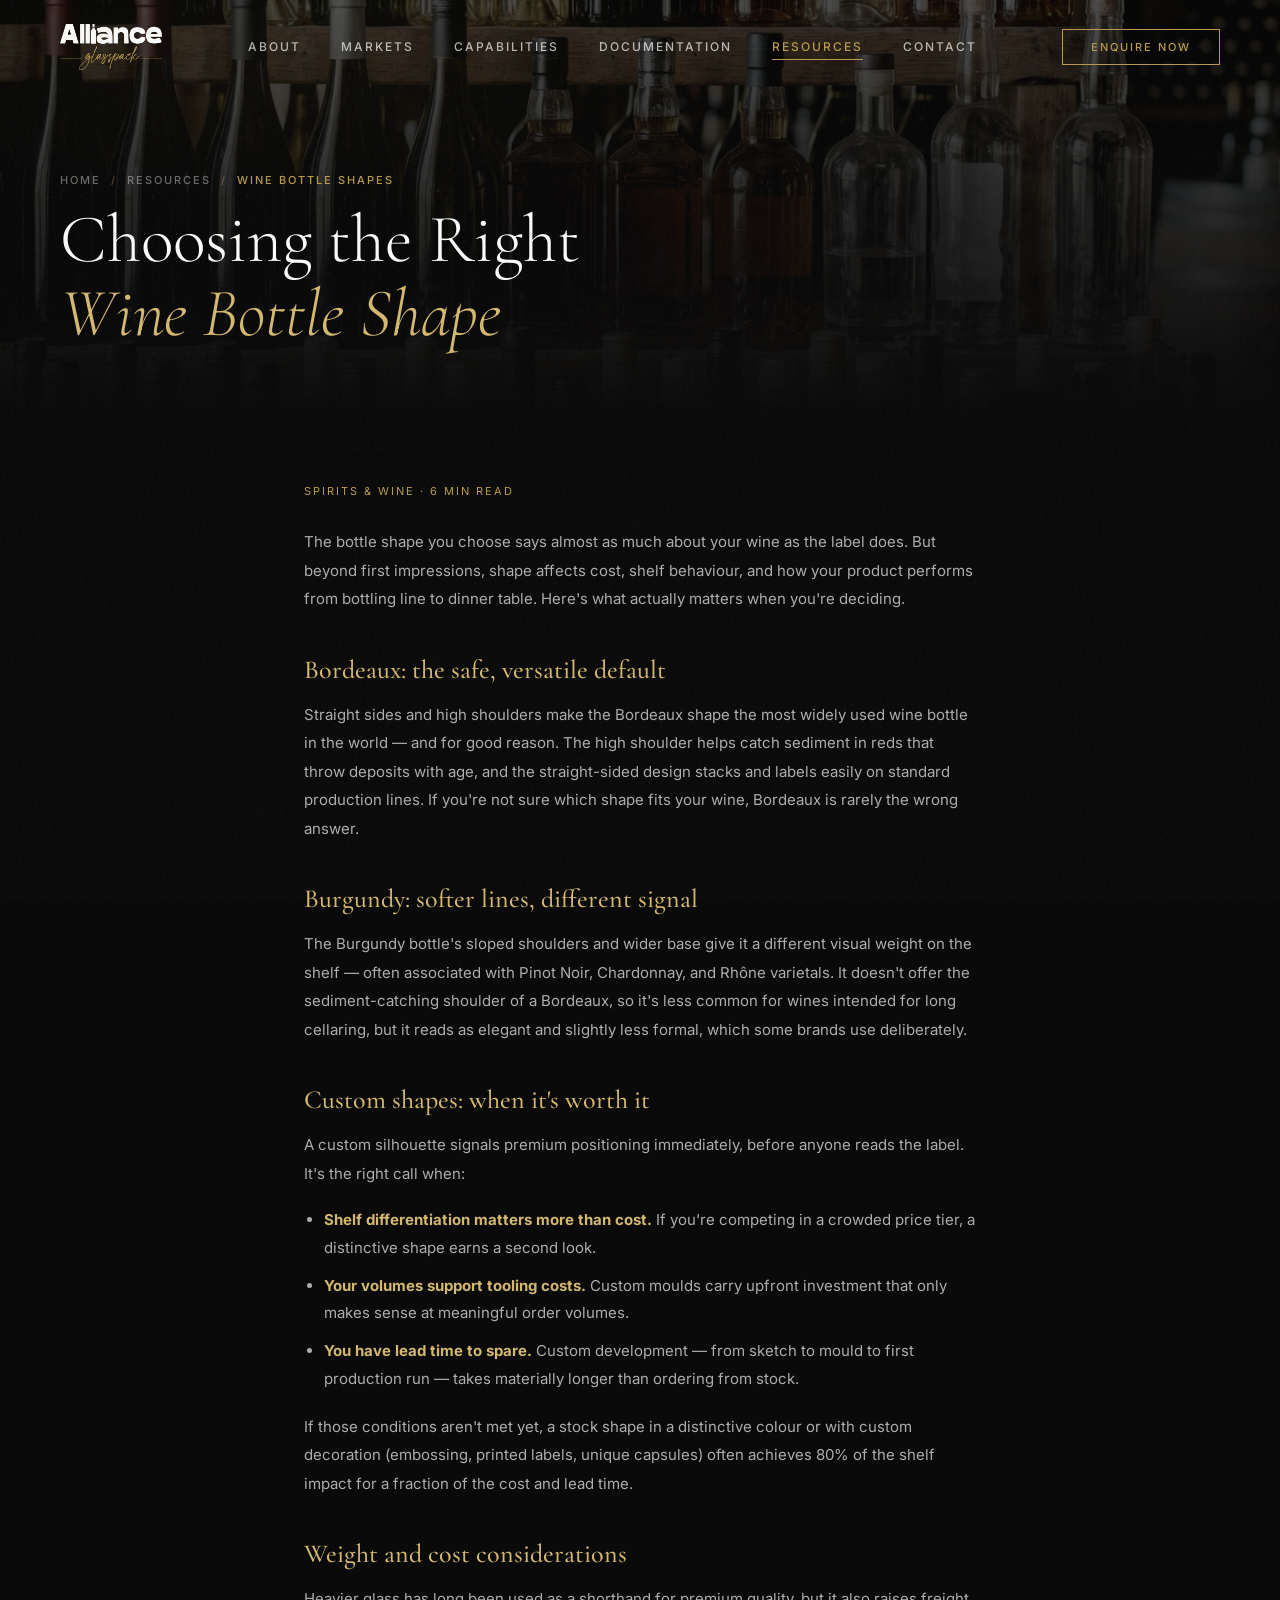
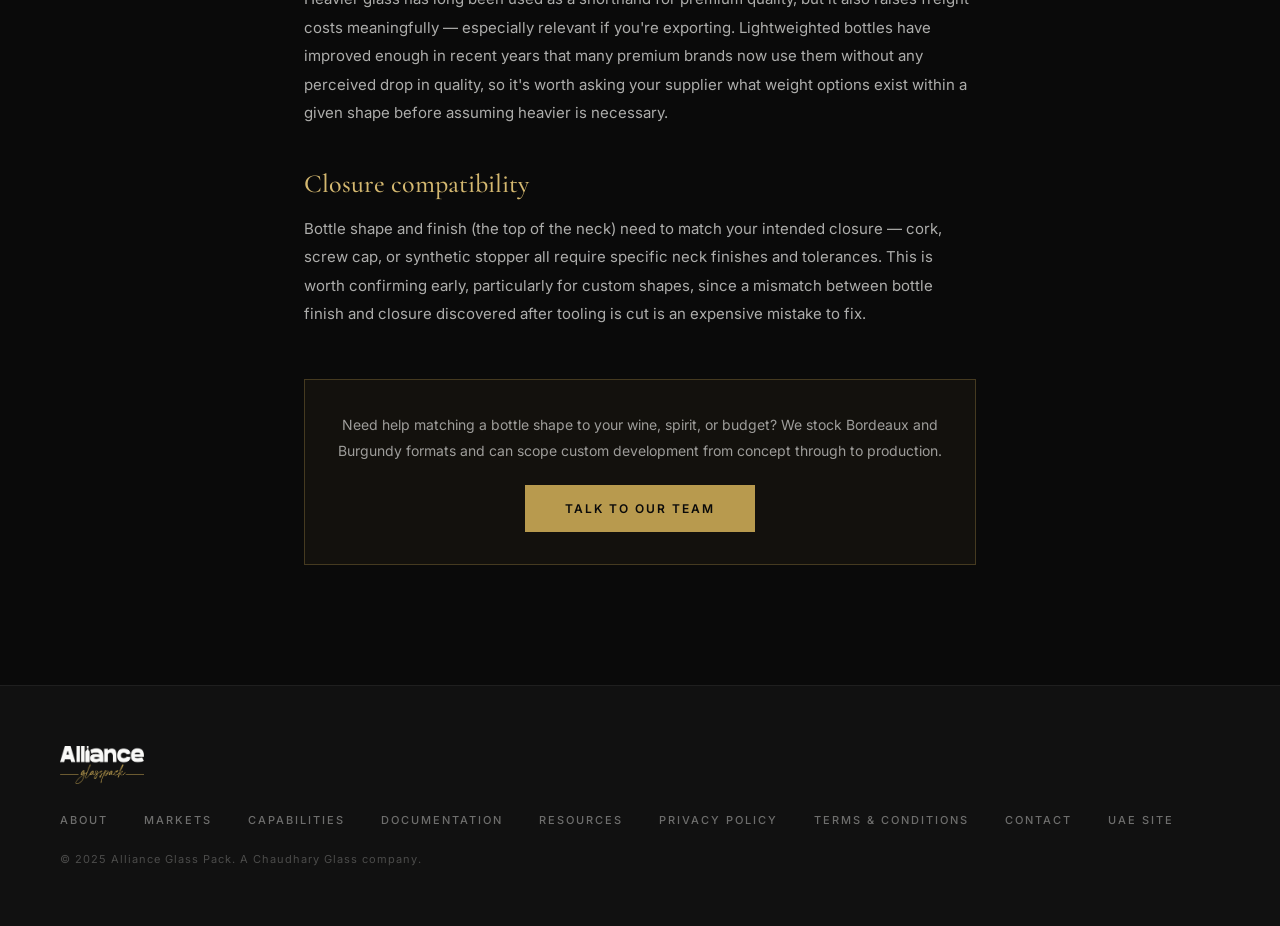
<file: blog-wine-bottle-shapes.html>
<!DOCTYPE html>
<html lang="en-ZA">
<head>
<meta charset="UTF-8">
<meta name="viewport" content="width=device-width, initial-scale=1.0">
<title>How to Choose the Right Wine Bottle Shape | Alliance Glass Pack</title>
<meta name="description" content="A practical guide to Bordeaux, Burgundy, and custom wine bottle shapes — weight, cost, and closure compatibility considerations for wine and spirits brands.">
<meta name="robots" content="index, follow">
<meta name="author" content="Alliance Glass Pack (Pty) Ltd">
<meta name="geo.region" content="ZA-WC">
<meta name="geo.placename" content="Cape Town, South Africa">
<link rel="canonical" href="https://www.allianceglasspack.com/blog-wine-bottle-shapes">
<meta property="og:type" content="website">
<meta property="og:title" content="How to Choose the Right Wine Bottle Shape | Alliance Glass Pack">
<meta property="og:description" content="A practical guide to Bordeaux, Burgundy, and custom wine bottle shapes — weight, cost, and closure compatibility considerations for wine and spirits brands.">
<meta property="og:url" content="https://www.allianceglasspack.com/blog-wine-bottle-shapes">
<meta property="og:site_name" content="Alliance Glass Pack">
<meta property="og:locale" content="en_ZA">
<script type="application/ld+json">
{
  "@context": "https://schema.org",
  "@type": "Organization",
  "name": "Alliance Glass Pack (Pty) Ltd",
  "alternateName": "Alliance Glasspack",
  "url": "https://www.allianceglasspack.com/",
  "logo": "https://www.allianceglasspack.com/logo.png",
  "description": "Premium glass packaging supplier based in Cape Town, South Africa, serving the Food & Beverages, Spirits & Wine, and Beauty & Personal Care markets.",
  "address": {"@type": "PostalAddress", "addressLocality": "Killarney Gardens, Cape Town", "addressRegion": "Western Cape", "addressCountry": "South Africa"},
  "areaServed": {"@type": "Country", "name": "South Africa"},
  "contactPoint": {"@type": "ContactPoint", "telephone": "+27-82-862-1378", "email": "nitin@glasspack.co", "contactType": "sales"}
}
</script>
<script type="application/ld+json">
{
  "@context": "https://schema.org",
  "@type": "Article",
  "headline": "How to Choose the Right Wine Bottle Shape for Your Brand",
  "author": {"@type": "Organization", "name": "Alliance Glass Pack"},
  "publisher": {"@type": "Organization", "name": "Alliance Glass Pack", "logo": {"@type": "ImageObject", "url": "https://www.allianceglasspack.com/logo.png"}},
  "datePublished": "2026-07-18",
  "mainEntityOfPage": "https://www.allianceglasspack.com/blog-wine-bottle-shapes"
}
</script>

<link rel="preconnect" href="https://fonts.googleapis.com">
<link href="https://fonts.googleapis.com/css2?family=Cormorant+Garamond:ital,wght@0,300;0,400;0,600;1,300&family=Inter:wght@300;400;500;600&display=swap" rel="stylesheet">
<link rel="stylesheet" href="style.css">
</head>
<body>

<nav id="navbar">
  <div class="nav-logo">
    <a href="/"><img src="images/photo10.png" alt="Alliance Glasspack"></a>
  </div>
  <ul class="nav-links">
    <li><a href="about">About</a></li>
    <li><a href="markets">Markets</a></li>
    <li><a href="capabilities">Capabilities</a></li>
    <li><a href="documentation">Documentation</a></li>
    <li><a href="blog" class="active">Resources</a></li>
    <li><a href="contact">Contact</a></li>
  </ul>
  <a href="contact" class="nav-cta" id="navCta">Enquire Now</a>
  <button class="nav-toggle" id="navToggle" aria-label="Toggle menu" aria-expanded="false">
    <span></span><span></span><span></span>
  </button>
</nav>
<div class="nav-overlay" id="navOverlay"></div>

<section class="page-banner">
  <div class="page-banner-bg" style="background-image:url('images/photo7.jpg')"></div>
  <div class="page-banner-overlay"></div>
  <div class="page-banner-content reveal">
    <div class="breadcrumb"><a href="/">Home</a><span class="sep">/</span><a href="blog">Resources</a><span class="sep">/</span><span class="current">Wine Bottle Shapes</span></div>
    <h1 class="page-banner-title">Choosing the Right<br><em>Wine Bottle Shape</em></h1>
  </div>
</section>

<section style="padding-top:70px;">
  <div class="blog-article reveal">
    <div class="blog-article-meta">Spirits &amp; Wine &middot; 6 min read</div>

    <p>The bottle shape you choose says almost as much about your wine as the label does. But beyond first impressions, shape affects cost, shelf behaviour, and how your product performs from bottling line to dinner table. Here's what actually matters when you're deciding.</p>

    <h2>Bordeaux: the safe, versatile default</h2>
    <p>Straight sides and high shoulders make the Bordeaux shape the most widely used wine bottle in the world — and for good reason. The high shoulder helps catch sediment in reds that throw deposits with age, and the straight-sided design stacks and labels easily on standard production lines. If you're not sure which shape fits your wine, Bordeaux is rarely the wrong answer.</p>

    <h2>Burgundy: softer lines, different signal</h2>
    <p>The Burgundy bottle's sloped shoulders and wider base give it a different visual weight on the shelf — often associated with Pinot Noir, Chardonnay, and Rhône varietals. It doesn't offer the sediment-catching shoulder of a Bordeaux, so it's less common for wines intended for long cellaring, but it reads as elegant and slightly less formal, which some brands use deliberately.</p>

    <h2>Custom shapes: when it's worth it</h2>
    <p>A custom silhouette signals premium positioning immediately, before anyone reads the label. It's the right call when:</p>
    <ul>
      <li><strong>Shelf differentiation matters more than cost.</strong> If you're competing in a crowded price tier, a distinctive shape earns a second look.</li>
      <li><strong>Your volumes support tooling costs.</strong> Custom moulds carry upfront investment that only makes sense at meaningful order volumes.</li>
      <li><strong>You have lead time to spare.</strong> Custom development — from sketch to mould to first production run — takes materially longer than ordering from stock.</li>
    </ul>
    <p>If those conditions aren't met yet, a stock shape in a distinctive colour or with custom decoration (embossing, printed labels, unique capsules) often achieves 80% of the shelf impact for a fraction of the cost and lead time.</p>

    <h2>Weight and cost considerations</h2>
    <p>Heavier glass has long been used as a shorthand for premium quality, but it also raises freight costs meaningfully — especially relevant if you're exporting. Lightweighted bottles have improved enough in recent years that many premium brands now use them without any perceived drop in quality, so it's worth asking your supplier what weight options exist within a given shape before assuming heavier is necessary.</p>

    <h2>Closure compatibility</h2>
    <p>Bottle shape and finish (the top of the neck) need to match your intended closure — cork, screw cap, or synthetic stopper all require specific neck finishes and tolerances. This is worth confirming early, particularly for custom shapes, since a mismatch between bottle finish and closure discovered after tooling is cut is an expensive mistake to fix.</p>

    <div class="blog-cta">
      <p>Need help matching a bottle shape to your wine, spirit, or budget? We stock Bordeaux and Burgundy formats and can scope custom development from concept through to production.</p>
      <a href="contact" class="btn-primary">Talk to Our Team</a>
    </div>
  </div>
</section>

<footer>
  <div class="footer-logo">
    <img src="images/photo14.png" alt="Alliance Glasspack">
  </div>
  <ul class="footer-links">
    <li><a href="about">About</a></li>
    <li><a href="markets">Markets</a></li>
    <li><a href="capabilities">Capabilities</a></li>
    <li><a href="documentation">Documentation</a></li>
    <li><a href="blog">Resources</a></li>
    <li><a href="privacy-policy">Privacy Policy</a></li>
    <li><a href="terms-and-conditions">Terms &amp; Conditions</a></li>
    <li><a href="contact">Contact</a></li>
    <li><a href="https://www.glass-pack.com" target="_blank">UAE Site</a></li>
  </ul>
  <div class="footer-copy">© 2025 Alliance Glass Pack. A Chaudhary Glass company.</div>
</footer>

<script src="script.js"></script>

</body>
</html>
</file>
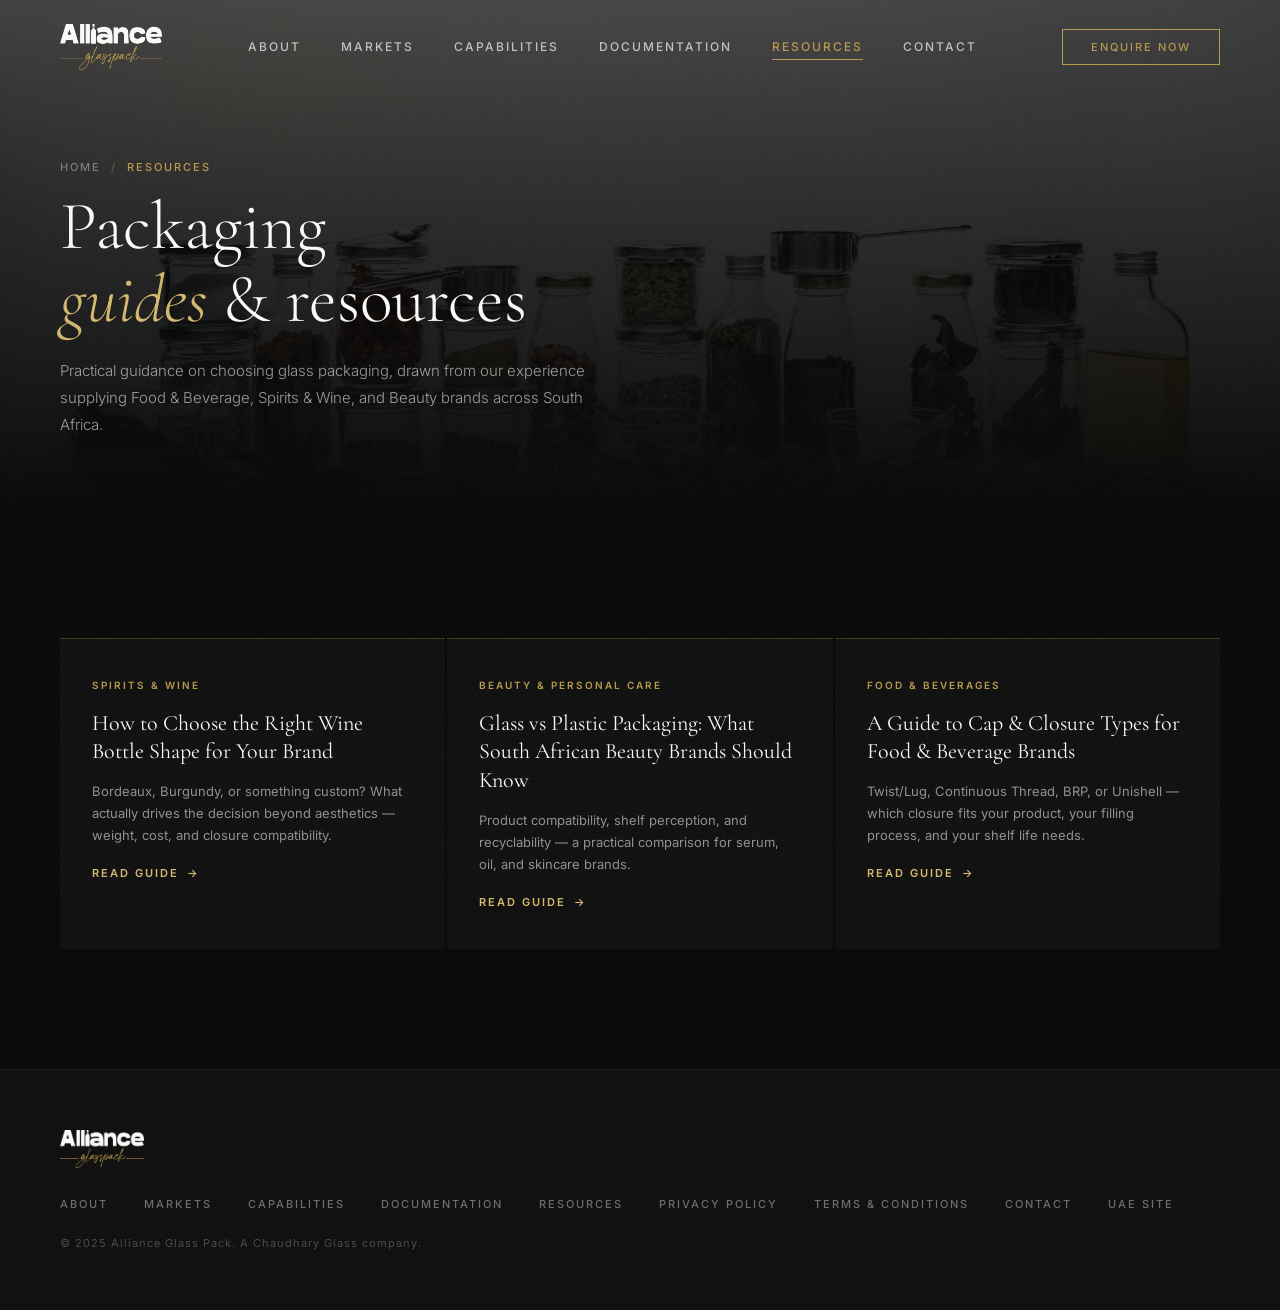
<file: blog.html>
<!DOCTYPE html>
<html lang="en-ZA">
<head>
<meta charset="UTF-8">
<meta name="viewport" content="width=device-width, initial-scale=1.0">
<title>Resources | Alliance Glass Pack — Glass Packaging Guides South Africa</title>
<meta name="description" content="Guides on wine bottle shapes, glass vs plastic packaging, and cap & closure types — practical resources from Alliance Glass Pack, Cape Town.">
<meta name="robots" content="index, follow">
<meta name="author" content="Alliance Glass Pack (Pty) Ltd">
<meta name="geo.region" content="ZA-WC">
<meta name="geo.placename" content="Cape Town, South Africa">
<link rel="canonical" href="https://www.allianceglasspack.com/blog">
<meta property="og:type" content="website">
<meta property="og:title" content="Resources | Alliance Glass Pack — Glass Packaging Guides South Africa">
<meta property="og:description" content="Guides on wine bottle shapes, glass vs plastic packaging, and cap & closure types — practical resources from Alliance Glass Pack, Cape Town.">
<meta property="og:url" content="https://www.allianceglasspack.com/blog">
<meta property="og:site_name" content="Alliance Glass Pack">
<meta property="og:locale" content="en_ZA">
<script type="application/ld+json">
{
  "@context": "https://schema.org",
  "@type": "Organization",
  "name": "Alliance Glass Pack (Pty) Ltd",
  "alternateName": "Alliance Glasspack",
  "url": "https://www.allianceglasspack.com/",
  "logo": "https://www.allianceglasspack.com/logo.png",
  "description": "Premium glass packaging supplier based in Cape Town, South Africa, serving the Food & Beverages, Spirits & Wine, and Beauty & Personal Care markets.",
  "address": {"@type": "PostalAddress", "addressLocality": "Killarney Gardens, Cape Town", "addressRegion": "Western Cape", "addressCountry": "South Africa"},
  "areaServed": {"@type": "Country", "name": "South Africa"},
  "contactPoint": {"@type": "ContactPoint", "telephone": "+27-82-862-1378", "email": "nitin@glasspack.co", "contactType": "sales"}
}
</script>

<link rel="preconnect" href="https://fonts.googleapis.com">
<link href="https://fonts.googleapis.com/css2?family=Cormorant+Garamond:ital,wght@0,300;0,400;0,600;1,300&family=Inter:wght@300;400;500;600&display=swap" rel="stylesheet">
<link rel="stylesheet" href="style.css">
</head>
<body>

<nav id="navbar">
  <div class="nav-logo">
    <a href="/"><img src="images/photo10.png" alt="Alliance Glasspack"></a>
  </div>
  <ul class="nav-links">
    <li><a href="about">About</a></li>
    <li><a href="markets">Markets</a></li>
    <li><a href="capabilities">Capabilities</a></li>
    <li><a href="documentation">Documentation</a></li>
    <li><a href="blog" class="active">Resources</a></li>
    <li><a href="contact">Contact</a></li>
  </ul>
  <a href="contact" class="nav-cta" id="navCta">Enquire Now</a>
  <button class="nav-toggle" id="navToggle" aria-label="Toggle menu" aria-expanded="false">
    <span></span><span></span><span></span>
  </button>
</nav>
<div class="nav-overlay" id="navOverlay"></div>

<section class="page-banner">
  <div class="page-banner-bg" style="background-image:url('images/photo2.jpg')"></div>
  <div class="page-banner-overlay"></div>
  <div class="page-banner-content reveal">
    <div class="breadcrumb"><a href="/">Home</a><span class="sep">/</span><span class="current">Resources</span></div>
    <h1 class="page-banner-title">Packaging<br><em>guides</em> &amp; resources</h1>
    <p class="page-banner-sub">Practical guidance on choosing glass packaging, drawn from our experience supplying Food &amp; Beverage, Spirits &amp; Wine, and Beauty brands across South Africa.</p>
  </div>
</section>

<section id="blog-grid" style="padding-top:80px;">
  <div class="blog-grid">
    <a href="blog-wine-bottle-shapes" class="blog-card reveal delay-1">
      <span class="blog-card-tag">Spirits &amp; Wine</span>
      <h3 class="blog-card-title">How to Choose the Right Wine Bottle Shape for Your Brand</h3>
      <p class="blog-card-excerpt">Bordeaux, Burgundy, or something custom? What actually drives the decision beyond aesthetics — weight, cost, and closure compatibility.</p>
      <span class="blog-card-link">Read Guide</span>
    </a>
    <a href="blog-glass-vs-plastic" class="blog-card reveal delay-2">
      <span class="blog-card-tag">Beauty &amp; Personal Care</span>
      <h3 class="blog-card-title">Glass vs Plastic Packaging: What South African Beauty Brands Should Know</h3>
      <p class="blog-card-excerpt">Product compatibility, shelf perception, and recyclability — a practical comparison for serum, oil, and skincare brands.</p>
      <span class="blog-card-link">Read Guide</span>
    </a>
    <a href="blog-cap-closure-guide" class="blog-card reveal delay-3">
      <span class="blog-card-tag">Food &amp; Beverages</span>
      <h3 class="blog-card-title">A Guide to Cap &amp; Closure Types for Food &amp; Beverage Brands</h3>
      <p class="blog-card-excerpt">Twist/Lug, Continuous Thread, BRP, or Unishell — which closure fits your product, your filling process, and your shelf life needs.</p>
      <span class="blog-card-link">Read Guide</span>
    </a>
  </div>
</section>

<footer>
  <div class="footer-logo">
    <img src="images/photo14.png" alt="Alliance Glasspack">
  </div>
  <ul class="footer-links">
    <li><a href="about">About</a></li>
    <li><a href="markets">Markets</a></li>
    <li><a href="capabilities">Capabilities</a></li>
    <li><a href="documentation">Documentation</a></li>
    <li><a href="blog">Resources</a></li>
    <li><a href="privacy-policy">Privacy Policy</a></li>
    <li><a href="terms-and-conditions">Terms &amp; Conditions</a></li>
    <li><a href="contact">Contact</a></li>
    <li><a href="https://www.glass-pack.com" target="_blank">UAE Site</a></li>
  </ul>
  <div class="footer-copy">© 2025 Alliance Glass Pack. A Chaudhary Glass company.</div>
</footer>

<script src="script.js"></script>

</body>
</html>
</file>
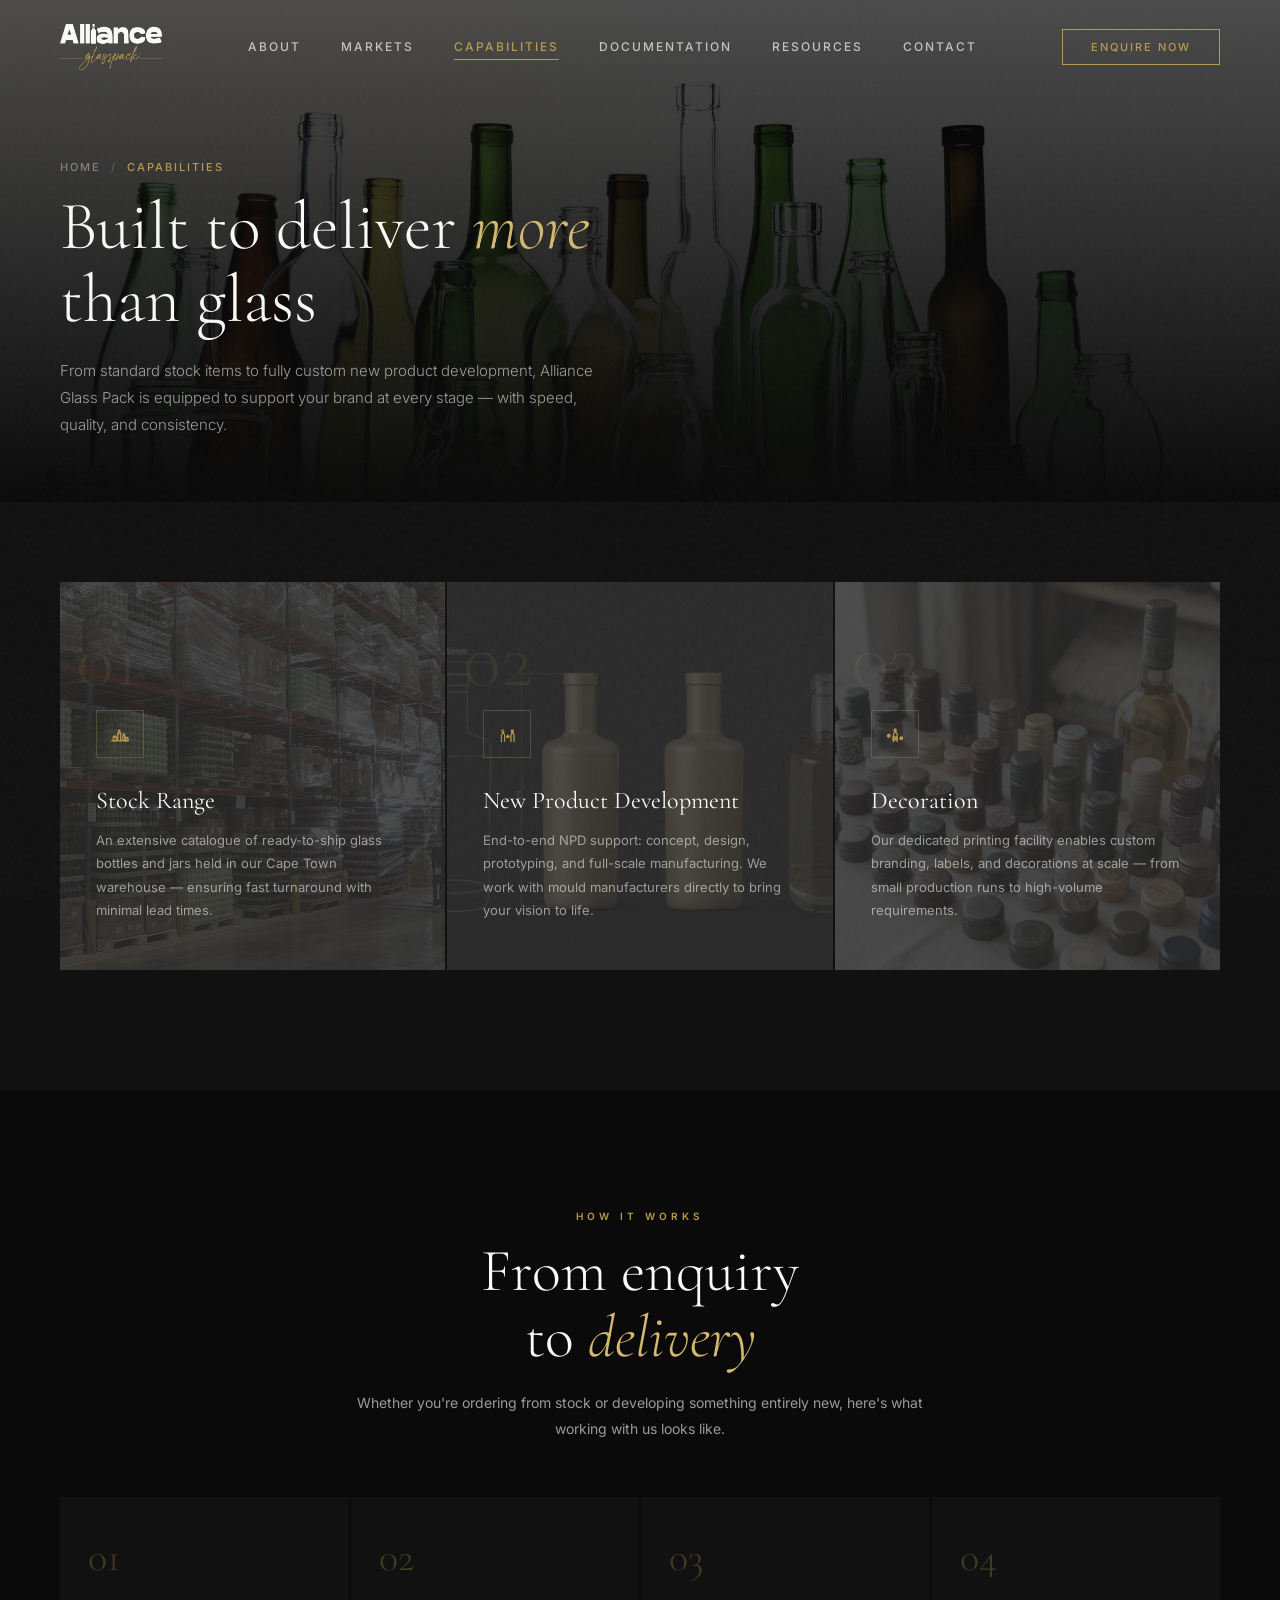
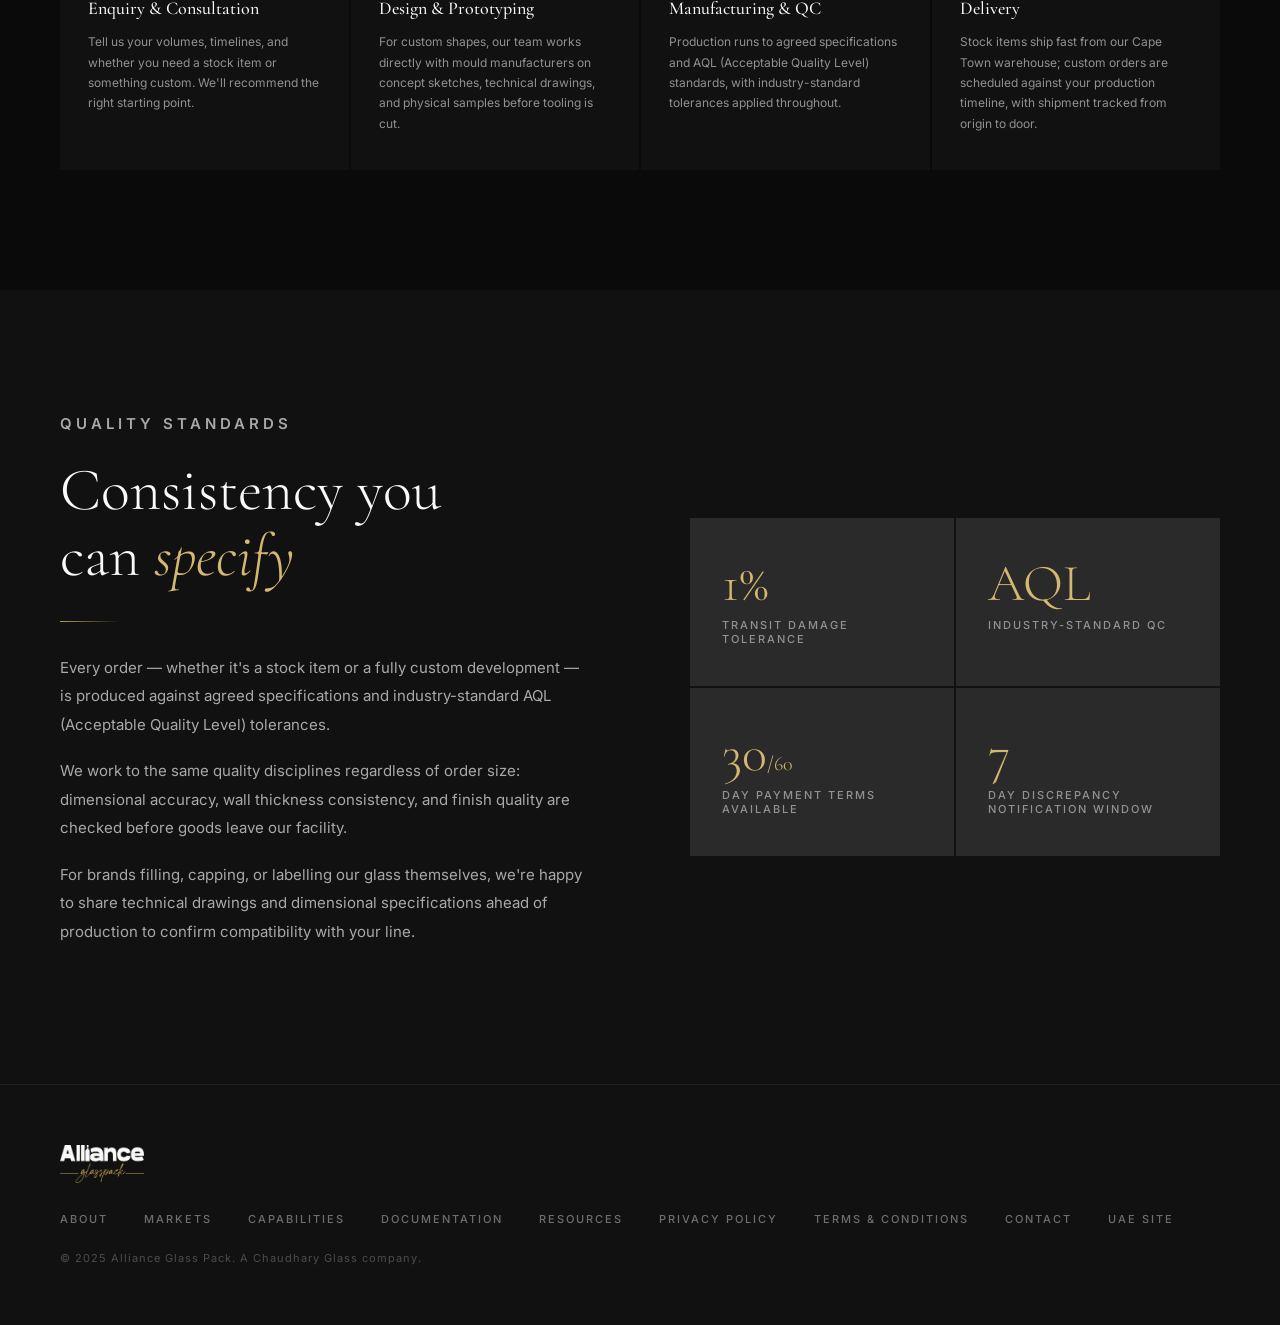
<file: capabilities.html>
<!DOCTYPE html>
<html lang="en-ZA">
<head>
<meta charset="UTF-8">
<meta name="viewport" content="width=device-width, initial-scale=1.0">
<title>Capabilities | Alliance Glass Pack — South Africa</title>
<meta name="description" content="Stock range, new product development, decoration, and AQL quality standards — Alliance Glass Pack South Africa supports your brand from enquiry through delivery in Cape Town.">
<meta name="keywords" content="glass bottle stock South Africa, new product development glass, glass decoration printing Cape Town, custom glass packaging South Africa, AQL quality standards glass packaging">
<meta name="robots" content="index, follow">
<meta name="author" content="Alliance Glass Pack (Pty) Ltd">
<meta name="geo.region" content="ZA-WC">
<meta name="geo.placename" content="Cape Town, South Africa">
<link rel="canonical" href="https://www.allianceglasspack.com/capabilities">

<meta property="og:type" content="business.business">
<meta property="og:title" content="Capabilities | Alliance Glass Pack">
<meta property="og:description" content="Built to deliver more than glass — stock range, NPD, and decoration capabilities.">
<meta property="og:url" content="https://www.allianceglasspack.com/capabilities">
<meta property="og:site_name" content="Alliance Glass Pack">
<meta property="og:locale" content="en_ZA">

<script type="application/ld+json">
{
  "@context": "https://schema.org",
  "@type": "Organization",
  "name": "Alliance Glass Pack (Pty) Ltd",
  "alternateName": "Alliance Glasspack",
  "url": "https://www.allianceglasspack.com/",
  "logo": "https://www.allianceglasspack.com/logo.png",
  "description": "Premium glass packaging supplier based in Cape Town, South Africa, serving the Food & Beverages, Spirits & Wine, and Beauty & Personal Care markets.",
  "address": {
    "@type": "PostalAddress",
    "addressLocality": "Killarney Gardens, Cape Town",
    "addressRegion": "Western Cape",
    "addressCountry": "South Africa"
  },
  "areaServed": {
    "@type": "Country",
    "name": "South Africa"
  },
  "contactPoint": {
    "@type": "ContactPoint",
    "telephone": "+27-82-862-1378",
    "email": "nitin@glasspack.co",
    "contactType": "sales"
  }
}
</script>
<script type="application/ld+json">
{
  "@context": "https://schema.org",
  "@type": "BreadcrumbList",
  "itemListElement": [
    {"@type": "ListItem", "position": 1, "name": "Home", "item": "https://www.allianceglasspack.com/"},
    {"@type": "ListItem", "position": 2, "name": "Capabilities", "item": "https://www.allianceglasspack.com/capabilities"}
  ]
}
</script>
<link rel="preconnect" href="https://fonts.googleapis.com">
<link href="https://fonts.googleapis.com/css2?family=Cormorant+Garamond:ital,wght@0,300;0,400;0,600;1,300&family=Inter:wght@300;400;500;600&display=swap" rel="stylesheet">
<link rel="stylesheet" href="style.css">
</head>
<body>

<!-- NAV -->
<nav id="navbar">
  <div class="nav-logo">
    <a href="/"><img src="images/photo10.png" alt="Alliance Glasspack"></a>
  </div>
  <ul class="nav-links">
    <li><a href="about">About</a></li>
    <li><a href="markets">Markets</a></li>
    <li><a href="capabilities" class="active">Capabilities</a></li>
    <li><a href="documentation">Documentation</a></li>
    <li><a href="blog">Resources</a></li>
    <li><a href="contact">Contact</a></li>
  </ul>
  <a href="contact" class="nav-cta" id="navCta">Enquire Now</a>
  <button class="nav-toggle" id="navToggle" aria-label="Toggle menu" aria-expanded="false">
    <span></span><span></span><span></span>
  </button>
</nav>
<div class="nav-overlay" id="navOverlay"></div>

<!-- PAGE BANNER -->
<section class="page-banner">
  <div class="page-banner-bg" style="background-image:url('images/photo1.jpg')"></div>
  <div class="page-banner-overlay"></div>
  <div class="page-banner-content reveal">
    <div class="breadcrumb"><a href="/">Home</a><span class="sep">/</span><span class="current">Capabilities</span></div>
    <h1 class="page-banner-title">Built to deliver <em>more</em><br>than glass</h1>
    <p class="page-banner-sub">From standard stock items to fully custom new product development, Alliance Glass Pack is equipped to support your brand at every stage — with speed, quality, and consistency.</p>
  </div>
</section>

<!-- CAPABILITIES -->
<section id="capabilities" style="padding-top:80px;">
  <div class="cap-cards">
    <div class="cap-card reveal delay-1">
      <img class="cap-card-photo" src="images/photo11.jpg" alt="office address" loading="lazy">
      <span class="cap-number">01</span>
      <div class="cap-icon-wrap">
        <svg width="20" height="20" viewBox="0 0 24 24" fill="none" stroke="#B89A4E" stroke-width="1.5">
          <line x1="2" y1="20.25" x2="22" y2="20.25" stroke-linecap="round"/>
          <path d="M9.3 20V11.4c0-.9.45-1.7 1.2-2.2V7.4h1v1.8c.75.5 1.2 1.3 1.2 2.2V20" stroke-linecap="round" stroke-linejoin="round"/>
          <line x1="9.3" y1="11.6" x2="11.7" y2="11.6"/>
          <rect x="4" y="14.5" width="3.4" height="5.5" rx="0.5"/>
          <line x1="4" y1="15.6" x2="7.4" y2="15.6"/>
          <path d="M15.4 20v-6c0-.65.32-1.2.8-1.55v-1.05h.7v1.05c.48.35.8.9.8 1.55V20" stroke-linecap="round" stroke-linejoin="round"/>
          <line x1="15.4" y1="14.3" x2="17.7" y2="14.3"/>
          <rect x="18.6" y="16" width="3" height="4" rx="0.4"/>
          <line x1="18.6" y1="16.9" x2="21.6" y2="16.9"/>
        </svg>
      </div>
      <h3 class="cap-card-title">Stock Range</h3>
      <p class="cap-card-text">An extensive catalogue of ready-to-ship glass bottles and jars held in our Cape Town warehouse — ensuring fast turnaround with minimal lead times.</p>
    </div>
    <div class="cap-card reveal delay-2">
      <img class="cap-card-photo" src="images/photo15.jpg" alt="Customised glass packaging" loading="lazy">
      <span class="cap-number">02</span>
      <div class="cap-icon-wrap">
        <svg width="20" height="20" viewBox="0 0 24 24" fill="none" stroke="#B89A4E" stroke-width="1.5">
          <path d="M5.3 21v-7.3c0-.95.48-1.85 1.25-2.4V9.6h1.3v1.7c.77.55 1.25 1.45 1.25 2.4V21" stroke-linecap="round" stroke-linejoin="round" stroke-dasharray="1.8 1.4"/>
          <rect x="5.95" y="7.2" width="2.2" height="2.4" rx="0.4" stroke-dasharray="1.8 1.4"/>
          <path d="M11 15h3.2" stroke-linecap="round"/>
          <path d="M12.8 13.5l1.6 1.5-1.6 1.5" stroke-linecap="round" stroke-linejoin="round"/>
          <path d="M16.7 21v-7.3c0-.95.48-1.85 1.25-2.4V9.6h1.3v1.7c.77.55 1.25 1.45 1.25 2.4V21" stroke-linecap="round" stroke-linejoin="round"/>
          <rect x="17.35" y="7.2" width="2.2" height="2.4" rx="0.4"/>
        </svg>
      </div>
      <h3 class="cap-card-title">New Product Development</h3>
      <p class="cap-card-text">End-to-end NPD support: concept, design, prototyping, and full-scale manufacturing. We work with mould manufacturers directly to bring your vision to life.</p>
    </div>
    <div class="cap-card reveal delay-3">
      <img class="cap-card-photo" src="images/photo13.jpg" alt="Customise branding on glass packaging" loading="lazy">
      <span class="cap-number">03</span>
      <div class="cap-icon-wrap">
        <svg width="20" height="20" viewBox="0 0 24 24" fill="none" stroke="#B89A4E" stroke-width="1.5">
          <path d="M10.3 21v-8.3c0-1.05.53-2.05 1.4-2.65V8.6h1.5v1.45c.87.6 1.4 1.6 1.4 2.65V21" stroke-linecap="round" stroke-linejoin="round"/>
          <rect x="11.05" y="6" width="2" height="2.6" rx="0.4"/>
          <rect x="9.5" y="15.5" width="5" height="3.6" rx="0.3"/>
          <line x1="10.4" y1="17.3" x2="13.6" y2="17.3"/>
          <line x1="4.5" y1="13" x2="4.5" y2="15" stroke-linecap="round"/>
          <line x1="3.5" y1="14" x2="5.5" y2="14" stroke-linecap="round"/>
          <circle cx="4.5" cy="14" r="1.6"/>
          <line x1="19.5" y1="16" x2="19.5" y2="18" stroke-linecap="round"/>
          <line x1="18.5" y1="17" x2="20.5" y2="17" stroke-linecap="round"/>
          <circle cx="19.5" cy="17" r="1.6"/>
        </svg>
      </div>
      <h3 class="cap-card-title">Decoration</h3>
      <p class="cap-card-text">Our dedicated printing facility enables custom branding, labels, and decorations at scale — from small production runs to high-volume requirements.</p>
    </div>
  </div>
</section>

<!-- OUR PROCESS -->
<section id="process">
  <div class="reveal" style="text-align:center;">
    <p class="section-label">How It Works</p>
    <h2 class="section-title">From enquiry<br>to <em>delivery</em></h2>
    <p style="max-width:620px; margin:20px auto 0; font-size:14px; line-height:1.8; color:rgba(250,250,248,0.6); text-align:center;">
      Whether you're ordering from stock or developing something entirely new, here's what working with us looks like.
    </p>
  </div>

  <div class="process-grid">
    <div class="process-step reveal delay-1">
      <div class="process-step-num">01</div>
      <h4>Enquiry &amp; Consultation</h4>
      <p>Tell us your volumes, timelines, and whether you need a stock item or something custom. We'll recommend the right starting point.</p>
    </div>
    <div class="process-step reveal delay-2">
      <div class="process-step-num">02</div>
      <h4>Design &amp; Prototyping</h4>
      <p>For custom shapes, our team works directly with mould manufacturers on concept sketches, technical drawings, and physical samples before tooling is cut.</p>
    </div>
    <div class="process-step reveal delay-3">
      <div class="process-step-num">03</div>
      <h4>Manufacturing &amp; QC</h4>
      <p>Production runs to agreed specifications and AQL (Acceptable Quality Level) standards, with industry-standard tolerances applied throughout.</p>
    </div>
    <div class="process-step reveal delay-4">
      <div class="process-step-num">04</div>
      <h4>Delivery</h4>
      <p>Stock items ship fast from our Cape Town warehouse; custom orders are scheduled against your production timeline, with shipment tracked from origin to door.</p>
    </div>
  </div>
</section>

<!-- QUALITY STANDARDS -->
<section id="quality" style="background:var(--dark);">
  <div class="quality-content reveal-left">
    <p class="section-label">Quality Standards</p>
    <h2 class="section-title">Consistency you<br>can <em>specify</em></h2>
    <div class="gold-divider"></div>
    <p>Every order — whether it's a stock item or a fully custom development — is produced against agreed specifications and industry-standard AQL (Acceptable Quality Level) tolerances.</p>
    <p>We work to the same quality disciplines regardless of order size: dimensional accuracy, wall thickness consistency, and finish quality are checked before goods leave our facility.</p>
    <p>For brands filling, capping, or labelling our glass themselves, we're happy to share technical drawings and dimensional specifications ahead of production to confirm compatibility with your line.</p>
  </div>
  <div class="quality-stats reveal-right">
    <div class="stat-card">
      <div class="stat-num">1%</div>
      <div class="stat-label">Transit Damage Tolerance</div>
    </div>
    <div class="stat-card">
      <div class="stat-num">AQL</div>
      <div class="stat-label">Industry-Standard QC</div>
    </div>
    <div class="stat-card">
      <div class="stat-num">30<span style="font-size:20px">/60</span></div>
      <div class="stat-label">Day Payment Terms Available</div>
    </div>
    <div class="stat-card">
      <div class="stat-num">7</div>
      <div class="stat-label">Day Discrepancy Notification Window</div>
    </div>
  </div>
</section>

<!-- FOOTER -->
<footer>
  <div class="footer-logo">
    <img src="images/photo14.png" alt="Alliance Glasspack">
  </div>
  <ul class="footer-links">
    <li><a href="about">About</a></li>
    <li><a href="markets">Markets</a></li>
    <li><a href="capabilities">Capabilities</a></li>
    <li><a href="documentation">Documentation</a></li>
    <li><a href="blog">Resources</a></li>
    <li><a href="privacy-policy">Privacy Policy</a></li>
    <li><a href="terms-and-conditions">Terms &amp; Conditions</a></li>
    <li><a href="contact">Contact</a></li>
    <li><a href="https://www.glass-pack.com" target="_blank">UAE Site</a></li>
  </ul>
  <div class="footer-copy">© 2025 Alliance Glass Pack. A Chaudhary Glass company.</div>
</footer>

<script src="script.js"></script>

</body>
</html>
</file>
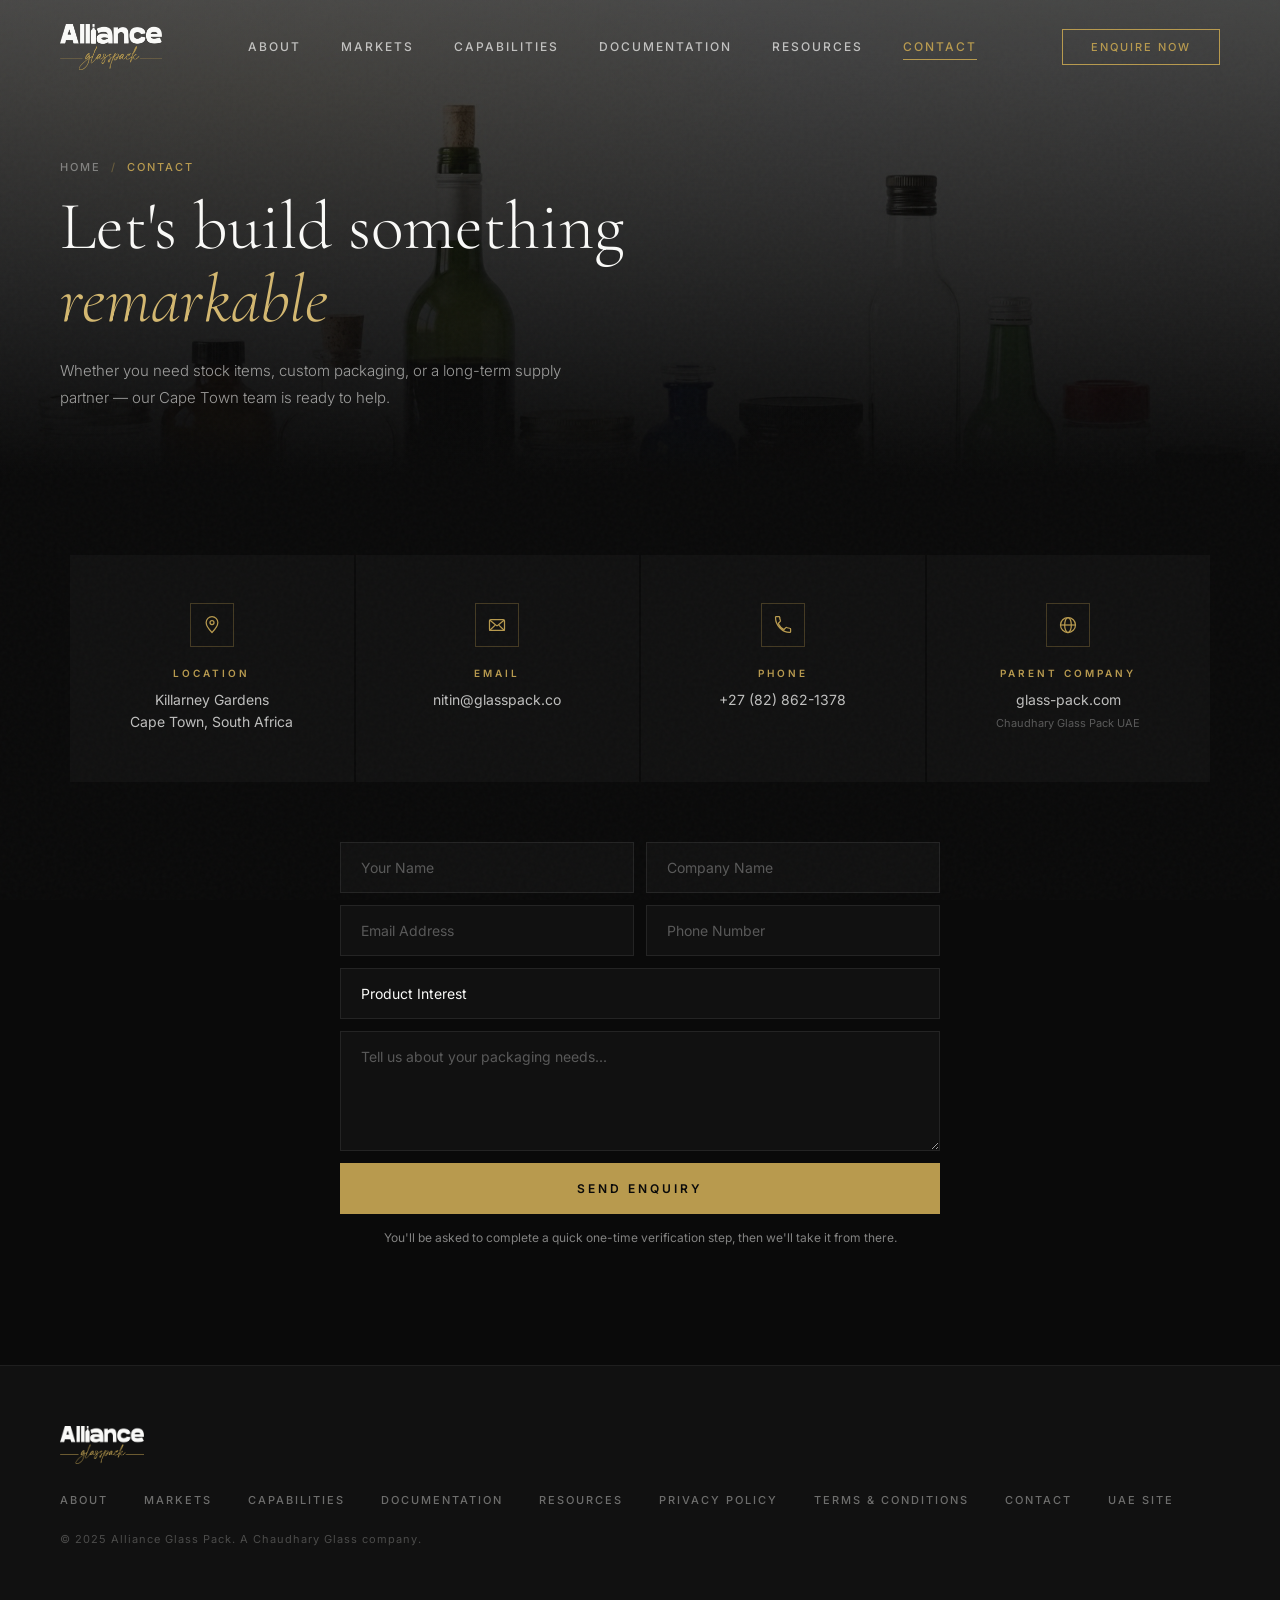
<file: contact.html>
<!DOCTYPE html>
<html lang="en-ZA">
<head>
<meta charset="UTF-8">
<meta name="viewport" content="width=device-width, initial-scale=1.0">
<title>Contact Us | Alliance Glass Pack — South Africa</title>
<meta name="description" content="Get in touch with Alliance Glass Pack in Killarney Gardens, Cape Town. Request a quote for glass bottles, jars, and custom packaging.">
<meta name="keywords" content="contact Alliance Glass Pack, glass bottle quote South Africa, Cape Town glass packaging supplier contact">
<meta name="robots" content="index, follow">
<meta name="author" content="Alliance Glass Pack (Pty) Ltd">
<meta name="geo.region" content="ZA-WC">
<meta name="geo.placename" content="Cape Town, South Africa">
<meta name="geo.position" content="-33.8480;18.5326">
<meta name="ICBM" content="-33.8480, 18.5326">
<link rel="canonical" href="https://www.allianceglasspack.com/contact">

<meta property="og:type" content="business.business">
<meta property="og:title" content="Contact Us | Alliance Glass Pack">
<meta property="og:description" content="Let's build something remarkable. Get in touch with our Cape Town team.">
<meta property="og:url" content="https://www.allianceglasspack.com/contact">
<meta property="og:site_name" content="Alliance Glass Pack">
<meta property="og:locale" content="en_ZA">

<script type="application/ld+json">
{
  "@context": "https://schema.org",
  "@type": "Organization",
  "name": "Alliance Glass Pack (Pty) Ltd",
  "address": {
    "@type": "PostalAddress",
    "addressLocality": "Killarney Gardens, Cape Town",
    "addressRegion": "Western Cape",
    "addressCountry": "South Africa"
  },
  "contactPoint": {
    "@type": "ContactPoint",
    "telephone": "+27-82-862-1378",
    "email": "nitin@glasspack.co",
    "contactType": "sales"
  }
}
</script>

<script type="application/ld+json">
{
  "@context": "https://schema.org",
  "@type": "BreadcrumbList",
  "itemListElement": [
    {"@type": "ListItem", "position": 1, "name": "Home", "item": "https://www.allianceglasspack.com/"},
    {"@type": "ListItem", "position": 2, "name": "Contact", "item": "https://www.allianceglasspack.com/contact"}
  ]
}
</script>
<link rel="preconnect" href="https://fonts.googleapis.com">
<link href="https://fonts.googleapis.com/css2?family=Cormorant+Garamond:ital,wght@0,300;0,400;0,600;1,300&family=Inter:wght@300;400;500;600&display=swap" rel="stylesheet">
<link rel="stylesheet" href="style.css">
</head>
<body>

<!-- NAV -->
<nav id="navbar">
  <div class="nav-logo">
    <a href="/"><img src="images/photo10.png" alt="Alliance Glasspack"></a>
  </div>
  <ul class="nav-links">
    <li><a href="about">About</a></li>
    <li><a href="markets">Markets</a></li>
    <li><a href="capabilities">Capabilities</a></li>
    <li><a href="documentation">Documentation</a></li>
    <li><a href="blog">Resources</a></li>
    <li><a href="contact" class="active">Contact</a></li>
  </ul>
  <a href="contact" class="nav-cta" id="navCta">Enquire Now</a>
  <button class="nav-toggle" id="navToggle" aria-label="Toggle menu" aria-expanded="false">
    <span></span><span></span><span></span>
  </button>
</nav>
<div class="nav-overlay" id="navOverlay"></div>

<!-- PAGE BANNER -->
<section class="page-banner">
  <div class="page-banner-bg" style="background-image:url('images/photo4.jpg')"></div>
  <div class="page-banner-overlay"></div>
  <div class="page-banner-content reveal">
    <div class="breadcrumb"><a href="/">Home</a><span class="sep">/</span><span class="current">Contact</span></div>
    <h1 class="page-banner-title">Let's build something<br><em>remarkable</em></h1>
    <p class="page-banner-sub">Whether you need stock items, custom packaging, or a long-term supply partner — our Cape Town team is ready to help.</p>
  </div>
</section>

<!-- CONTACT -->
<section id="contact" style="padding-top:80px;">
  <div class="contact-grid reveal">
    <div class="contact-card">
      <div class="contact-card-icon">
        <svg width="20" height="20" viewBox="0 0 24 24" fill="none" stroke="#B89A4E" stroke-width="1.5">
          <path d="M12 21s7-7.2 7-12a7 7 0 10-14 0c0 4.8 7 12 7 12z" stroke-linecap="round" stroke-linejoin="round"/>
          <circle cx="12" cy="9" r="2.4"/>
        </svg>
      </div>
      <div class="contact-card-label">Location</div>
      <div class="contact-card-value">Killarney Gardens<br>Cape Town, South Africa</div>
    </div>
    <div class="contact-card">
      <div class="contact-card-icon">
        <svg width="20" height="20" viewBox="0 0 24 24" fill="none" stroke="#B89A4E" stroke-width="1.5">
          <rect x="3" y="5.5" width="18" height="13" rx="1.5"/>
          <path d="M4 6.5l7.2 6c.5.4 1.1.4 1.6 0l7.2-6" stroke-linecap="round" stroke-linejoin="round"/>
          <path d="M3.4 18.3l5.8-5.5M20.6 18.3l-5.8-5.5" stroke-linecap="round"/>
        </svg>
      </div>
      <div class="contact-card-label">Email</div>
      <div class="contact-card-value"><a href="mailto:nitin@glasspack.co">nitin@glasspack.co</a></div>
    </div>
    <div class="contact-card">
      <div class="contact-card-icon">
        <svg width="20" height="20" viewBox="0 0 24 24" fill="none" stroke="#B89A4E" stroke-width="1.5">
          <path d="M6.6 10.8c1.4 2.8 3.8 5.2 6.6 6.6l2.2-2.2c.3-.3.7-.4 1-.2 1.2.5 2.5.8 3.8.9.5 0 .9.4.9.9v3.2c0 .5-.4.9-.9.9C11.4 21 3 12.6 3 2.9 3 2.4 3.4 2 3.9 2h3.2c.5 0 .9.4.9.9.1 1.3.4 2.6.9 3.8.2.3.1.7-.2 1l-2.2 2.2z" stroke-linecap="round" stroke-linejoin="round"/>
        </svg>
      </div>
      <div class="contact-card-label">Phone</div>
      <div class="contact-card-value"><a href="tel:+27828621378">+27 (82) 862-1378</a></div>
    </div>
    <a href="https://www.glass-pack.com" target="_blank" rel="noopener" class="contact-card">
      <div class="contact-card-icon">
        <svg width="20" height="20" viewBox="0 0 24 24" fill="none" stroke="#B89A4E" stroke-width="1.5">
          <circle cx="12" cy="12" r="9"/>
          <ellipse cx="12" cy="12" rx="4" ry="9"/>
          <line x1="3" y1="12" x2="21" y2="12"/>
        </svg>
      </div>
      <div class="contact-card-label">Parent company</div>
      <div class="contact-card-value">glass-pack.com<br><span style="font-size:11px;color:rgba(255,255,255,0.3);">Chaudhary Glass Pack UAE</span></div>
    </a>
  </div>

  <div id="sentBanner" style="display:none; max-width:600px; margin:0 auto 24px; padding:20px 24px; border:1px solid rgba(184,154,78,0.4); background:rgba(184,154,78,0.08); text-align:center; font-size:14px; color:var(--gold-light);">
    Thank you — your enquiry has been sent. We've also emailed you a confirmation, and our team will be in touch shortly.
  </div>

  <form class="contact-form reveal" id="enquiryForm" action="https://formsubmit.co/nitin@glasspack.co" method="POST">
    <input type="hidden" name="_cc" value="Jessica.ist@glasspack.co">
    <input type="hidden" name="_subject" value="New Enquiry — Alliance Glass Pack Website">
    <input type="hidden" name="_template" value="table">
    <input type="hidden" name="_autoresponse" value="Thank you for reaching out to Alliance Glass Pack. We've received your enquiry and a member of our Cape Town team will be in touch shortly. If you don't hear back from us within 2 business days, please contact us directly using the details below so we can make sure nothing has slipped through: Email: nitin@glasspack.co | Phone: +27 (82) 862-1378 | WhatsApp: +971 56 768 7170 | Address: Killarney Gardens, Cape Town, South Africa. We look forward to working with you and helping bring your packaging vision to life.">
    <input type="hidden" name="_next" value="https://www.allianceglasspack.com/contact?sent=true">
    <div class="form-row">
      <input type="text" name="name" class="form-field" placeholder="Your Name" required>
      <input type="text" name="company" class="form-field" placeholder="Company Name">
    </div>
    <div class="form-row">
      <input type="email" name="email" class="form-field" placeholder="Email Address" required>
      <input type="tel" name="phone" class="form-field" placeholder="Phone Number">
    </div>
    <select name="product_interest" class="form-field" style="appearance:none;cursor:pointer;">
      <option value="" disabled selected>Product Interest</option>
      <option>Food &amp; Beverage Packaging</option>
      <option>Spirits &amp; Wine Bottles</option>
      <option>Beauty &amp; Personal Care</option>
      <option>Custom / NPD</option>
      <option>Other</option>
    </select>
    <textarea name="message" class="form-field" placeholder="Tell us about your packaging needs..."></textarea>
    <button type="submit" class="form-submit">Send Enquiry</button>
    <p id="formStatus" style="font-size:12px;color:rgba(250,250,248,0.5);text-align:center;margin-top:4px;">You'll be asked to complete a quick one-time verification step, then we'll take it from there.</p>
  </form>
</section>

<!-- FOOTER -->
<footer>
  <div class="footer-logo">
    <img src="images/photo14.png" alt="Alliance Glasspack">
  </div>
  <ul class="footer-links">
    <li><a href="about">About</a></li>
    <li><a href="markets">Markets</a></li>
    <li><a href="capabilities">Capabilities</a></li>
    <li><a href="documentation">Documentation</a></li>
    <li><a href="blog">Resources</a></li>
    <li><a href="privacy-policy">Privacy Policy</a></li>
    <li><a href="terms-and-conditions">Terms &amp; Conditions</a></li>
    <li><a href="contact">Contact</a></li>
    <li><a href="https://www.glass-pack.com" target="_blank">UAE Site</a></li>
  </ul>
  <div class="footer-copy">© 2025 Alliance Glass Pack. A Chaudhary Glass company.</div>
</footer>

<script src="script.js"></script>

</body>
</html>
</file>
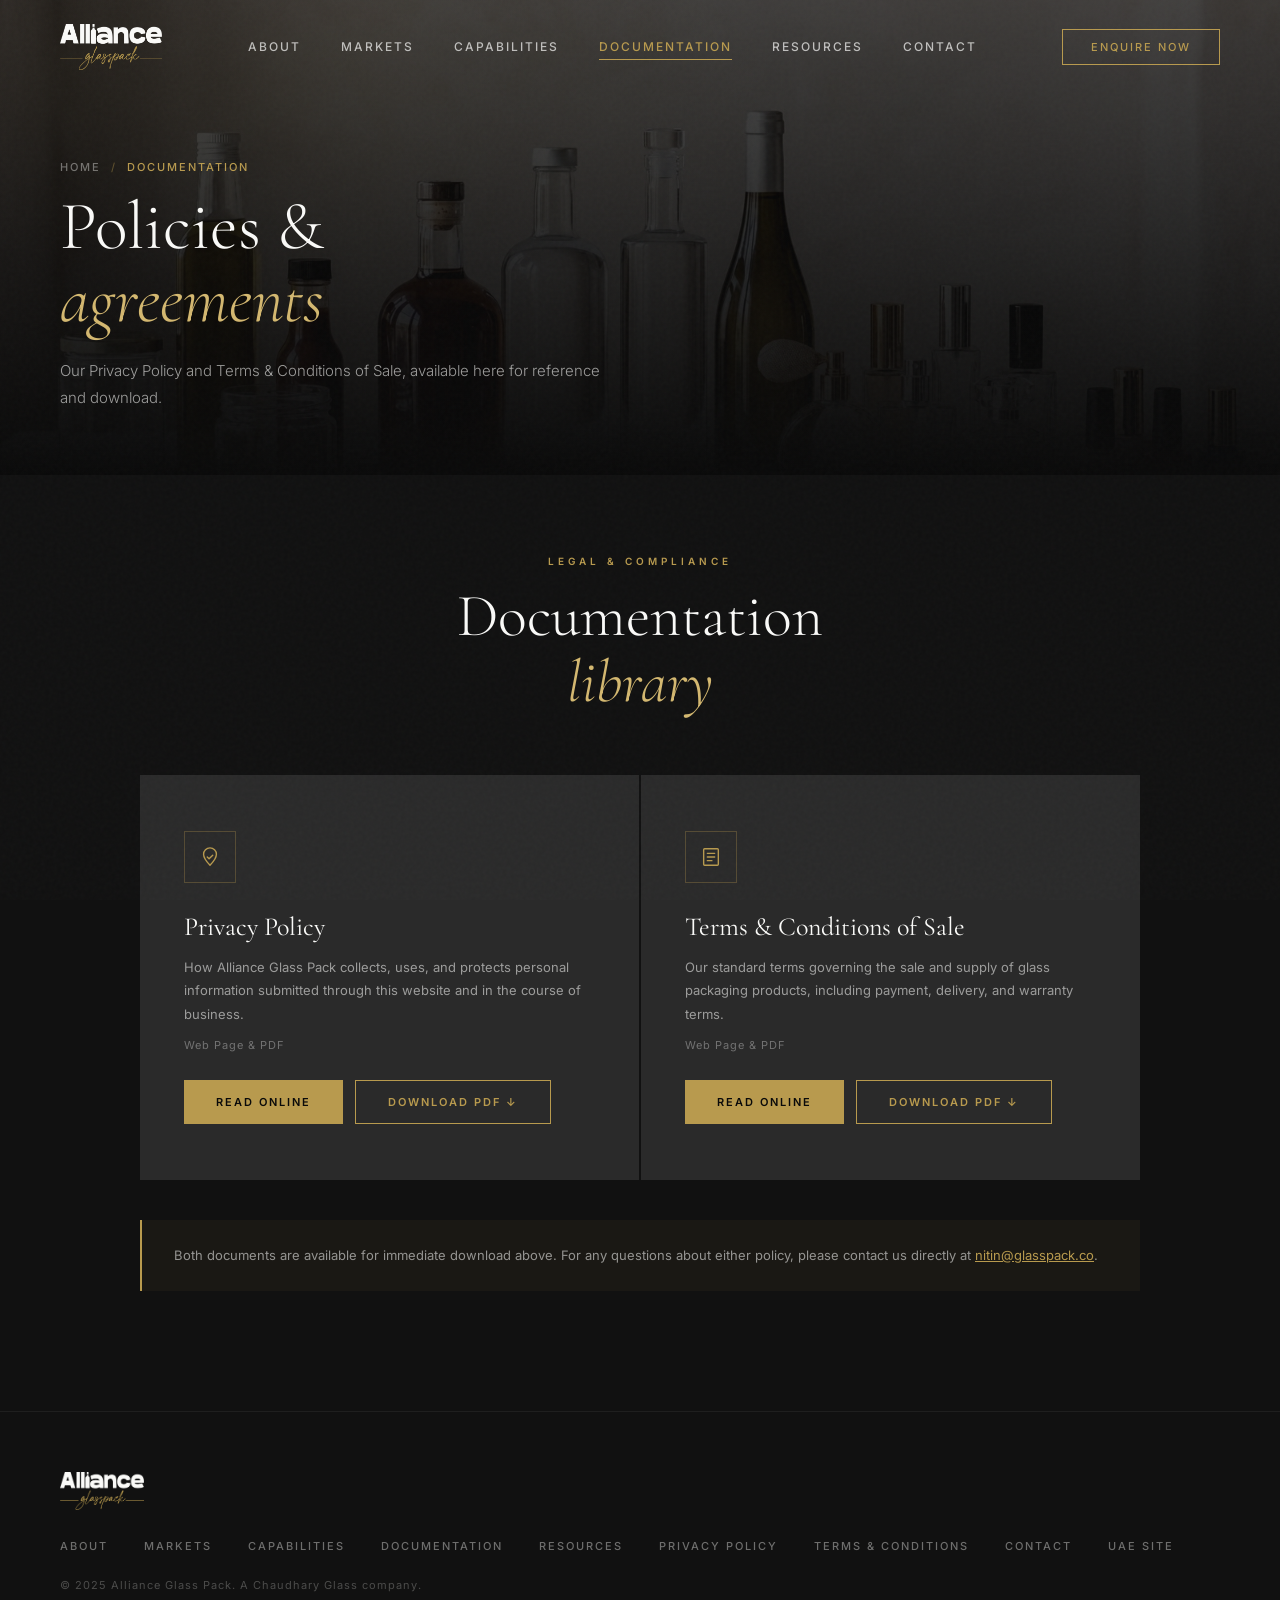
<file: documentation.html>
<!DOCTYPE html>
<html lang="en-ZA">
<head>
<meta charset="UTF-8">
<meta name="viewport" content="width=device-width, initial-scale=1.0">
<title>Documentation | Alliance Glass Pack — South Africa</title>
<meta name="description" content="Download Alliance Glass Pack South Africa's Privacy Policy and Terms & Conditions of Sale — Cape Town based glass packaging supplier.">
<meta name="robots" content="index, follow">
<meta name="author" content="Alliance Glass Pack (Pty) Ltd">
<meta name="geo.region" content="ZA-WC">
<meta name="geo.placename" content="Cape Town, South Africa">
<link rel="canonical" href="https://www.allianceglasspack.com/documentation">

<meta property="og:type" content="business.business">
<meta property="og:title" content="Documentation | Alliance Glass Pack">
<meta property="og:description" content="Privacy Policy and Terms & Conditions of Sale, available for download.">
<meta property="og:url" content="https://www.allianceglasspack.com/documentation">
<meta property="og:site_name" content="Alliance Glass Pack">
<meta property="og:locale" content="en_ZA">

<script type="application/ld+json">
{
  "@context": "https://schema.org",
  "@type": "Organization",
  "name": "Alliance Glass Pack (Pty) Ltd",
  "alternateName": "Alliance Glasspack",
  "url": "https://www.allianceglasspack.com/",
  "logo": "https://www.allianceglasspack.com/logo.png",
  "description": "Premium glass packaging supplier based in Cape Town, South Africa, serving the Food & Beverages, Spirits & Wine, and Beauty & Personal Care markets.",
  "address": {
    "@type": "PostalAddress",
    "addressLocality": "Killarney Gardens, Cape Town",
    "addressRegion": "Western Cape",
    "addressCountry": "South Africa"
  },
  "areaServed": {
    "@type": "Country",
    "name": "South Africa"
  },
  "contactPoint": {
    "@type": "ContactPoint",
    "telephone": "+27-82-862-1378",
    "email": "nitin@glasspack.co",
    "contactType": "sales"
  }
}
</script>
<script type="application/ld+json">
{
  "@context": "https://schema.org",
  "@type": "BreadcrumbList",
  "itemListElement": [
    {"@type": "ListItem", "position": 1, "name": "Home", "item": "https://www.allianceglasspack.com/"},
    {"@type": "ListItem", "position": 2, "name": "Documentation", "item": "https://www.allianceglasspack.com/documentation"}
  ]
}
</script>
<link rel="preconnect" href="https://fonts.googleapis.com">
<link href="https://fonts.googleapis.com/css2?family=Cormorant+Garamond:ital,wght@0,300;0,400;0,600;1,300&family=Inter:wght@300;400;500;600&display=swap" rel="stylesheet">
<link rel="stylesheet" href="style.css">
</head>
<body>

<!-- NAV -->
<nav id="navbar">
  <div class="nav-logo">
    <a href="/"><img src="images/photo10.png" alt="Alliance Glasspack"></a>
  </div>
  <ul class="nav-links">
    <li><a href="about">About</a></li>
    <li><a href="markets">Markets</a></li>
    <li><a href="capabilities">Capabilities</a></li>
    <li><a href="documentation" class="active">Documentation</a></li>
    <li><a href="blog">Resources</a></li>
    <li><a href="contact">Contact</a></li>
  </ul>
  <a href="contact" class="nav-cta" id="navCta">Enquire Now</a>
  <button class="nav-toggle" id="navToggle" aria-label="Toggle menu" aria-expanded="false">
    <span></span><span></span><span></span>
  </button>
</nav>
<div class="nav-overlay" id="navOverlay"></div>

<!-- PAGE BANNER -->
<section class="page-banner">
  <div class="page-banner-bg" style="background-image:url('images/photo5.jpg')"></div>
  <div class="page-banner-overlay"></div>
  <div class="page-banner-content reveal">
    <div class="breadcrumb"><a href="/">Home</a><span class="sep">/</span><span class="current">Documentation</span></div>
    <h1 class="page-banner-title">Policies &amp;<br><em>agreements</em></h1>
    <p class="page-banner-sub">Our Privacy Policy and Terms &amp; Conditions of Sale, available here for reference and download.</p>
  </div>
</section>

<!-- DOCUMENTS -->
<section id="documents" style="padding-top:80px;">
  <div class="reveal" style="text-align:center;">
    <p class="section-label">Legal &amp; Compliance</p>
    <h2 class="section-title">Documentation<br><em>library</em></h2>
  </div>

  <div class="doc-grid">
    <div class="doc-card reveal delay-1">
      <div class="doc-card-icon">
        <svg width="22" height="22" viewBox="0 0 24 24" fill="none" stroke="#B89A4E" stroke-width="1.5">
          <path d="M12 21s7-7.2 7-12a7 7 0 10-14 0c0 4.8 7 12 7 12z" stroke-linecap="round" stroke-linejoin="round"/>
          <path d="M9 12l2 2 4-4" stroke-linecap="round" stroke-linejoin="round"/>
        </svg>
      </div>
      <h3 class="doc-card-title">Privacy Policy</h3>
      <p class="doc-card-text">How Alliance Glass Pack collects, uses, and protects personal information submitted through this website and in the course of business.</p>
      <div class="doc-card-meta">Web Page &amp; PDF</div>
      <div style="display:flex; gap:12px; flex-wrap:wrap;">
        <a href="privacy-policy" class="doc-download-btn">Read Online</a>
        <a href="documents/privacy-policy.pdf" class="doc-download-btn" style="background:transparent; border:1px solid var(--gold); color:var(--gold);" download>Download PDF ↓</a>
      </div>
    </div>

    <div class="doc-card reveal delay-2">
      <div class="doc-card-icon">
        <svg width="22" height="22" viewBox="0 0 24 24" fill="none" stroke="#B89A4E" stroke-width="1.5">
          <rect x="4" y="3" width="16" height="18" rx="1"/>
          <line x1="8" y1="8" x2="16" y2="8" stroke-linecap="round"/>
          <line x1="8" y1="12" x2="16" y2="12" stroke-linecap="round"/>
          <line x1="8" y1="16" x2="13" y2="16" stroke-linecap="round"/>
        </svg>
      </div>
      <h3 class="doc-card-title">Terms &amp; Conditions of Sale</h3>
      <p class="doc-card-text">Our standard terms governing the sale and supply of glass packaging products, including payment, delivery, and warranty terms.</p>
      <div class="doc-card-meta">Web Page &amp; PDF</div>
      <div style="display:flex; gap:12px; flex-wrap:wrap;">
        <a href="terms-and-conditions" class="doc-download-btn">Read Online</a>
        <a href="documents/terms-and-conditions.pdf" class="doc-download-btn" style="background:transparent; border:1px solid var(--gold); color:var(--gold);" download>Download PDF ↓</a>
      </div>
    </div>
  </div>

  <div class="doc-note reveal">
    Both documents are available for immediate download above. For any questions about either policy, please contact us directly at <a href="mailto:nitin@glasspack.co" style="color:var(--gold);">nitin@glasspack.co</a>.
  </div>
</section>

<!-- FOOTER -->
<footer>
  <div class="footer-logo">
    <img src="images/photo14.png" alt="Alliance Glasspack">
  </div>
  <ul class="footer-links">
    <li><a href="about">About</a></li>
    <li><a href="markets">Markets</a></li>
    <li><a href="capabilities">Capabilities</a></li>
    <li><a href="documentation">Documentation</a></li>
    <li><a href="blog">Resources</a></li>
    <li><a href="privacy-policy">Privacy Policy</a></li>
    <li><a href="terms-and-conditions">Terms &amp; Conditions</a></li>
    <li><a href="contact">Contact</a></li>
    <li><a href="https://www.glass-pack.com" target="_blank">UAE Site</a></li>
  </ul>
  <div class="footer-copy">© 2025 Alliance Glass Pack. A Chaudhary Glass company.</div>
</footer>

<script src="script.js"></script>

</body>
</html>
</file>
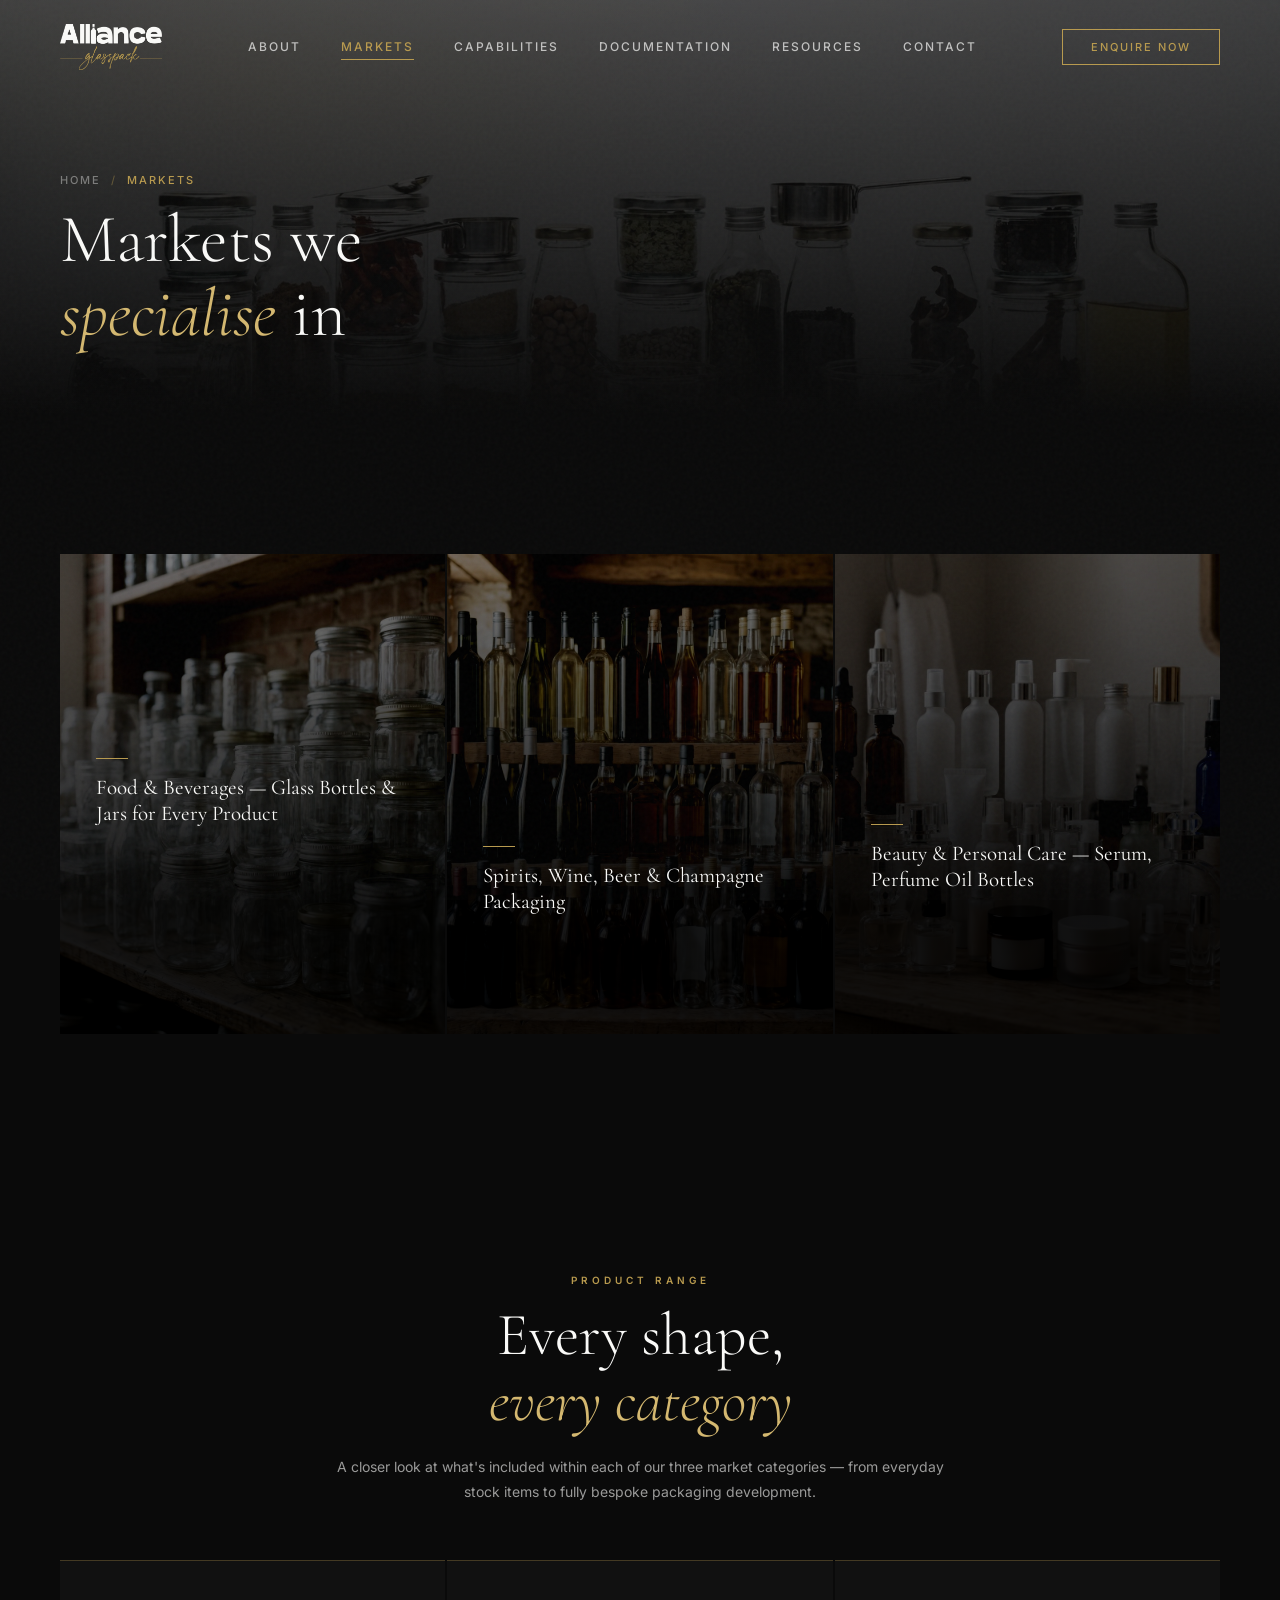
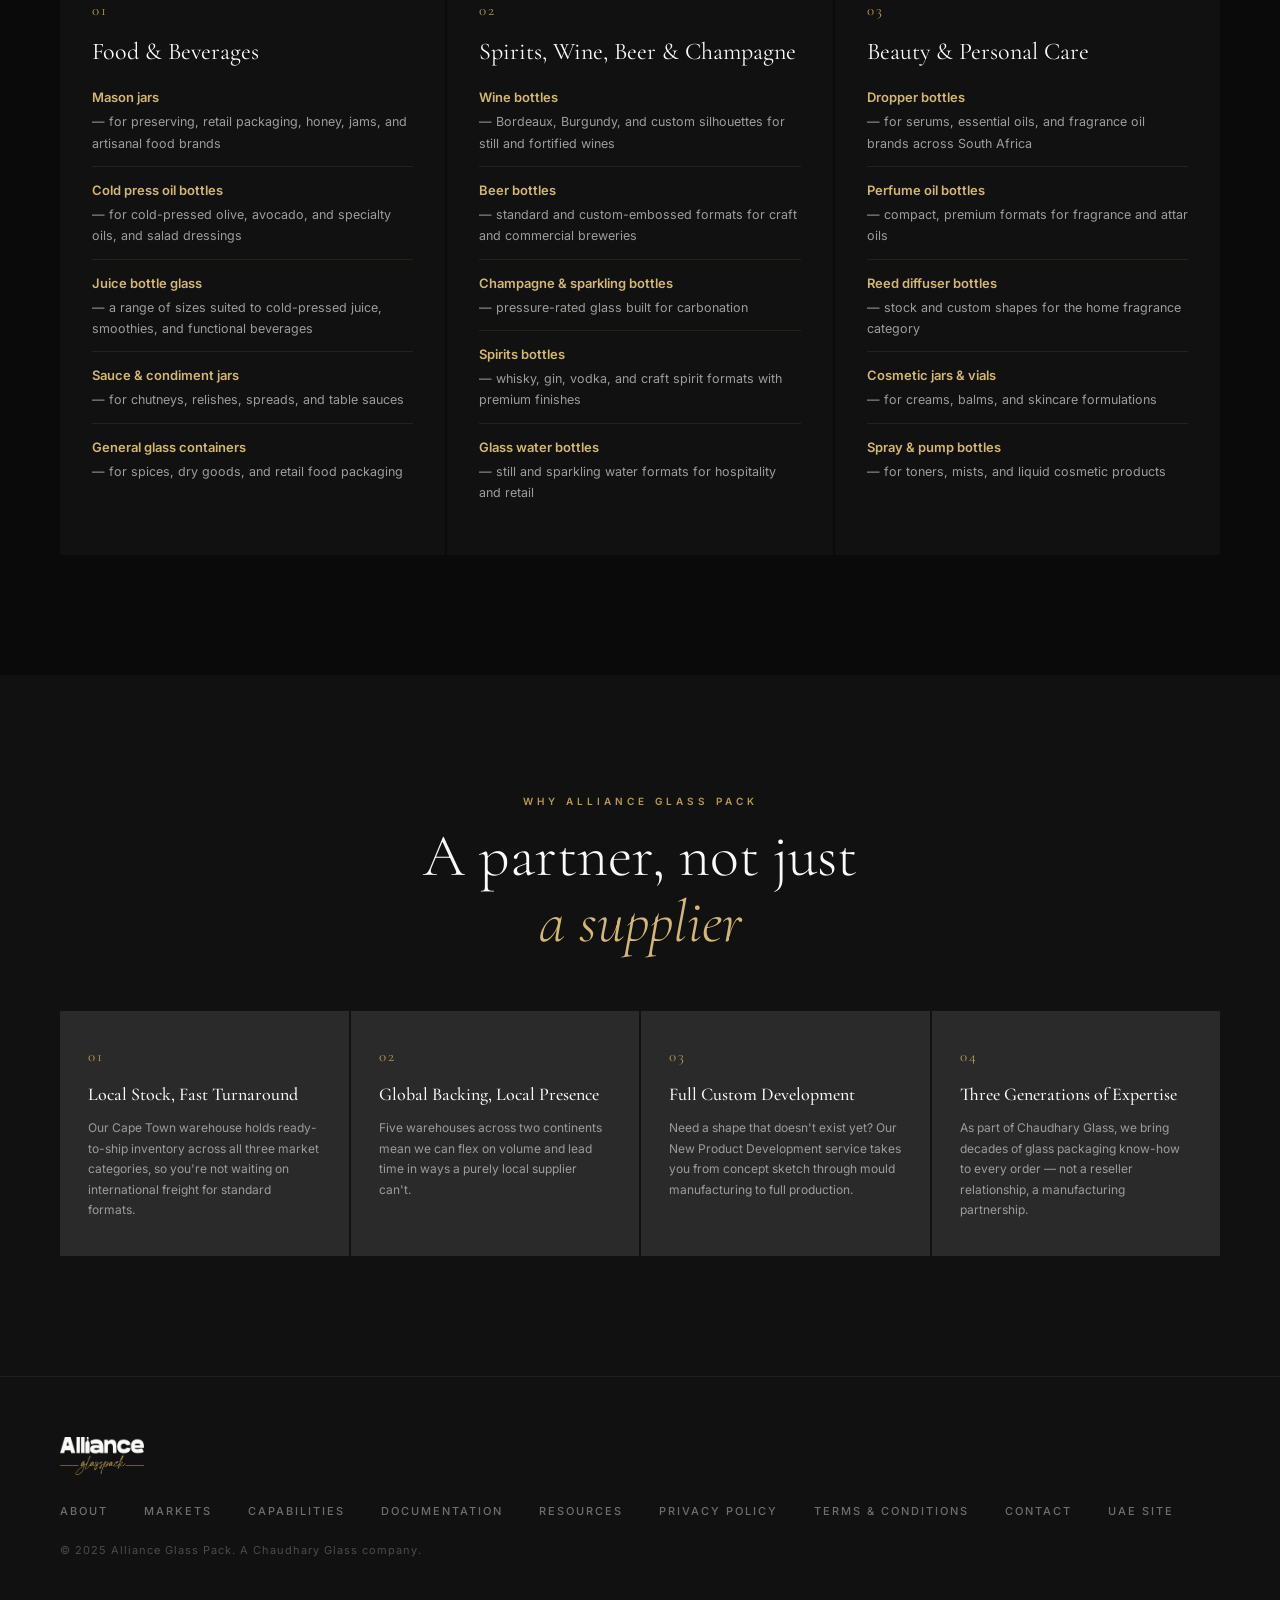
<file: markets.html>
<!DOCTYPE html>
<html lang="en-ZA">
<head>
<meta charset="UTF-8">
<meta name="viewport" content="width=device-width, initial-scale=1.0">
<title>Markets We Serve | Alliance Glass Pack — South Africa</title>
<meta name="description" content="Glass bottle & jar supplier in Cape Town, South Africa. Mason jars, cold press oil bottles, juice bottle glass, wine bottles, beer bottles, champagne bottles, dropper bottles, perfume oil bottles & reed diffuser bottles.">
<meta name="keywords" content="wine bottle manufacturer South Africa, spirits bottle supplier, glass jars South Africa, beauty packaging South Africa, food and beverage glass packaging">
<meta name="robots" content="index, follow">
<meta name="author" content="Alliance Glass Pack (Pty) Ltd">
<meta name="geo.region" content="ZA-WC">
<meta name="geo.placename" content="Cape Town, South Africa">
<link rel="canonical" href="https://www.allianceglasspack.com/markets">

<meta property="og:type" content="business.business">
<meta property="og:title" content="Markets We Serve | Alliance Glass Pack">
<meta property="og:description" content="Premium glass packaging for Food & Beverages, Spirits & Wine, and Beauty & Personal Care.">
<meta property="og:url" content="https://www.allianceglasspack.com/markets">
<meta property="og:site_name" content="Alliance Glass Pack">
<meta property="og:locale" content="en_ZA">

<script type="application/ld+json">
{
  "@context": "https://schema.org",
  "@type": "Organization",
  "name": "Alliance Glass Pack (Pty) Ltd",
  "alternateName": "Alliance Glasspack",
  "url": "https://www.allianceglasspack.com/",
  "logo": "https://www.allianceglasspack.com/logo.png",
  "description": "Premium glass packaging supplier based in Cape Town, South Africa, serving the Food & Beverages, Spirits & Wine, and Beauty & Personal Care markets.",
  "address": {
    "@type": "PostalAddress",
    "addressLocality": "Killarney Gardens, Cape Town",
    "addressRegion": "Western Cape",
    "addressCountry": "South Africa"
  },
  "areaServed": {
    "@type": "Country",
    "name": "South Africa"
  },
  "contactPoint": {
    "@type": "ContactPoint",
    "telephone": "+27-82-862-1378",
    "email": "nitin@glasspack.co",
    "contactType": "sales"
  }
}
</script>
<script type="application/ld+json">
{
  "@context": "https://schema.org",
  "@type": "BreadcrumbList",
  "itemListElement": [
    {"@type": "ListItem", "position": 1, "name": "Home", "item": "https://www.allianceglasspack.com/"},
    {"@type": "ListItem", "position": 2, "name": "Markets", "item": "https://www.allianceglasspack.com/markets"}
  ]
}
</script>
<link rel="preconnect" href="https://fonts.googleapis.com">
<link href="https://fonts.googleapis.com/css2?family=Cormorant+Garamond:ital,wght@0,300;0,400;0,600;1,300&family=Inter:wght@300;400;500;600&display=swap" rel="stylesheet">
<link rel="stylesheet" href="style.css">
</head>
<body>

<!-- NAV -->
<nav id="navbar">
  <div class="nav-logo">
    <a href="/"><img src="images/photo10.png" alt="Alliance Glasspack"></a>
  </div>
  <ul class="nav-links">
    <li><a href="about">About</a></li>
    <li><a href="markets" class="active">Markets</a></li>
    <li><a href="capabilities">Capabilities</a></li>
    <li><a href="documentation">Documentation</a></li>
    <li><a href="blog">Resources</a></li>
    <li><a href="contact">Contact</a></li>
  </ul>
  <a href="contact" class="nav-cta" id="navCta">Enquire Now</a>
  <button class="nav-toggle" id="navToggle" aria-label="Toggle menu" aria-expanded="false">
    <span></span><span></span><span></span>
  </button>
</nav>
<div class="nav-overlay" id="navOverlay"></div>

<!-- PAGE BANNER -->
<section class="page-banner">
  <div class="page-banner-bg" style="background-image:url('images/photo2.jpg')"></div>
  <div class="page-banner-overlay"></div>
  <div class="page-banner-content reveal">
    <div class="breadcrumb"><a href="/">Home</a><span class="sep">/</span><span class="current">Markets</span></div>
    <h1 class="page-banner-title">Markets we<br><em>specialise</em> in</h1>
  </div>
</section>

<!-- MARKETS -->
<section id="markets" style="padding-top:80px;">
  <div class="markets-grid">
    <div class="market-card mc-food reveal delay-1">
      <img class="market-bg" src="images/photo6.jpg" alt="Food & Beverages Glass packaging in SA" loading="lazy">
      <div class="market-overlay"></div>
      <div class="market-content">
        <div class="market-line"></div>
        <h3 class="market-title">Food &amp; Beverages — Glass Bottles &amp; Jars for Every Product</h3>
        <p class="market-desc">Jars, bottles, and glass containers for oils, sauces, honey, spreads, condiments, and juice bottle glass. This includes mason jars for preserving and retail, cold press oil bottles for cold-pressed oils and dressings, and juice bottle glass in a range of sizes - engineered for freshness, designed for the shelf.</p>
      </div>
    </div>
    <div class="market-card mc-spirits reveal delay-2">
      <img class="market-bg" src="images/photo7.jpg" alt="Wine Bottle Supplier in South Africa" loading="lazy">
      <div class="market-overlay"></div>
      <div class="market-content">
        <div class="market-line"></div>
        <h3 class="market-title">Spirits, Wine, Beer &amp; Champagne Packaging</h3>
        <p class="market-desc">Premium glass for whisky, gin, vodka, wine, beer, and champagne. Shapes and finishes that command attention at point of sale.</p>
      </div>
    </div>
    <div class="market-card mc-beauty reveal delay-3">
      <img class="market-bg" src="images/photo8.jpg" alt="Perfume oil bottle supplier" loading="lazy">
      <div class="market-overlay"></div>
      <div class="market-content">
        <div class="market-line"></div>
        <h3 class="market-title">Beauty &amp; Personal Care — Serum, Perfume Oil Bottles</h3>
        <p class="market-desc">Serums, perfume oil bottles, dropper bottles, reed diffusers, cosmetic vials, and skincare containers. Packaging that is as luxurious as the product inside.</p>
      </div>
    </div>
  </div>
</section>

<!-- PRODUCT RANGE DEEP-DIVE -->
<section id="product-range">
  <div class="reveal" style="text-align:center;">
    <p class="section-label">Product Range</p>
    <h2 class="section-title">Every shape,<br><em>every category</em></h2>
    <p style="max-width:640px; margin:20px auto 0; font-size:14px; line-height:1.8; color:rgba(250,250,248,0.6); text-align:center;">
      A closer look at what's included within each of our three market categories — from everyday stock items to fully bespoke packaging development.
    </p>
  </div>

  <div class="range-grid">
    <div class="range-block reveal delay-1">
      <div class="range-block-num">01</div>
      <h3 class="range-block-title">Food &amp; Beverages</h3>
      <ul class="range-list">
        <li><strong>Mason jars</strong> — for preserving, retail packaging, honey, jams, and artisanal food brands</li>
        <li><strong>Cold press oil bottles</strong> — for cold-pressed olive, avocado, and specialty oils, and salad dressings</li>
        <li><strong>Juice bottle glass</strong> — a range of sizes suited to cold-pressed juice, smoothies, and functional beverages</li>
        <li><strong>Sauce &amp; condiment jars</strong> — for chutneys, relishes, spreads, and table sauces</li>
        <li><strong>General glass containers</strong> — for spices, dry goods, and retail food packaging</li>
      </ul>
    </div>

    <div class="range-block reveal delay-2">
      <div class="range-block-num">02</div>
      <h3 class="range-block-title">Spirits, Wine, Beer &amp; Champagne</h3>
      <ul class="range-list">
        <li><strong>Wine bottles</strong> — Bordeaux, Burgundy, and custom silhouettes for still and fortified wines</li>
        <li><strong>Beer bottles</strong> — standard and custom-embossed formats for craft and commercial breweries</li>
        <li><strong>Champagne &amp; sparkling bottles</strong> — pressure-rated glass built for carbonation</li>
        <li><strong>Spirits bottles</strong> — whisky, gin, vodka, and craft spirit formats with premium finishes</li>
        <li><strong>Glass water bottles</strong> — still and sparkling water formats for hospitality and retail</li>
      </ul>
    </div>

    <div class="range-block reveal delay-3">
      <div class="range-block-num">03</div>
      <h3 class="range-block-title">Beauty &amp; Personal Care</h3>
      <ul class="range-list">
        <li><strong>Dropper bottles</strong> — for serums, essential oils, and fragrance oil brands across South Africa</li>
        <li><strong>Perfume oil bottles</strong> — compact, premium formats for fragrance and attar oils</li>
        <li><strong>Reed diffuser bottles</strong> — stock and custom shapes for the home fragrance category</li>
        <li><strong>Cosmetic jars &amp; vials</strong> — for creams, balms, and skincare formulations</li>
        <li><strong>Spray &amp; pump bottles</strong> — for toners, mists, and liquid cosmetic products</li>
      </ul>
    </div>
  </div>
</section>

<!-- WHY US -->
<section id="why-us" style="background:var(--dark);">
  <div class="reveal" style="text-align:center;">
    <p class="section-label">Why Alliance Glass Pack</p>
    <h2 class="section-title">A partner, not just<br><em>a supplier</em></h2>
  </div>
  <div class="why-grid">
    <div class="why-item reveal delay-1">
      <div class="why-num">01</div>
      <h4>Local Stock, Fast Turnaround</h4>
      <p>Our Cape Town warehouse holds ready-to-ship inventory across all three market categories, so you're not waiting on international freight for standard formats.</p>
    </div>
    <div class="why-item reveal delay-2">
      <div class="why-num">02</div>
      <h4>Global Backing, Local Presence</h4>
      <p>Five warehouses across two continents mean we can flex on volume and lead time in ways a purely local supplier can't.</p>
    </div>
    <div class="why-item reveal delay-3">
      <div class="why-num">03</div>
      <h4>Full Custom Development</h4>
      <p>Need a shape that doesn't exist yet? Our New Product Development service takes you from concept sketch through mould manufacturing to full production.</p>
    </div>
    <div class="why-item reveal delay-4">
      <div class="why-num">04</div>
      <h4>Three Generations of Expertise</h4>
      <p>As part of Chaudhary Glass, we bring decades of glass packaging know-how to every order — not a reseller relationship, a manufacturing partnership.</p>
    </div>
  </div>
</section>

<!-- FOOTER -->
<footer>
  <div class="footer-logo">
    <img src="images/photo14.png" alt="Alliance Glasspack">
  </div>
  <ul class="footer-links">
    <li><a href="about">About</a></li>
    <li><a href="markets">Markets</a></li>
    <li><a href="capabilities">Capabilities</a></li>
    <li><a href="documentation">Documentation</a></li>
    <li><a href="blog">Resources</a></li>
    <li><a href="privacy-policy">Privacy Policy</a></li>
    <li><a href="terms-and-conditions">Terms &amp; Conditions</a></li>
    <li><a href="contact">Contact</a></li>
    <li><a href="https://www.glass-pack.com" target="_blank">UAE Site</a></li>
  </ul>
  <div class="footer-copy">© 2025 Alliance Glass Pack. A Chaudhary Glass company.</div>
</footer>

<script src="script.js"></script>

</body>
</html>
</file>
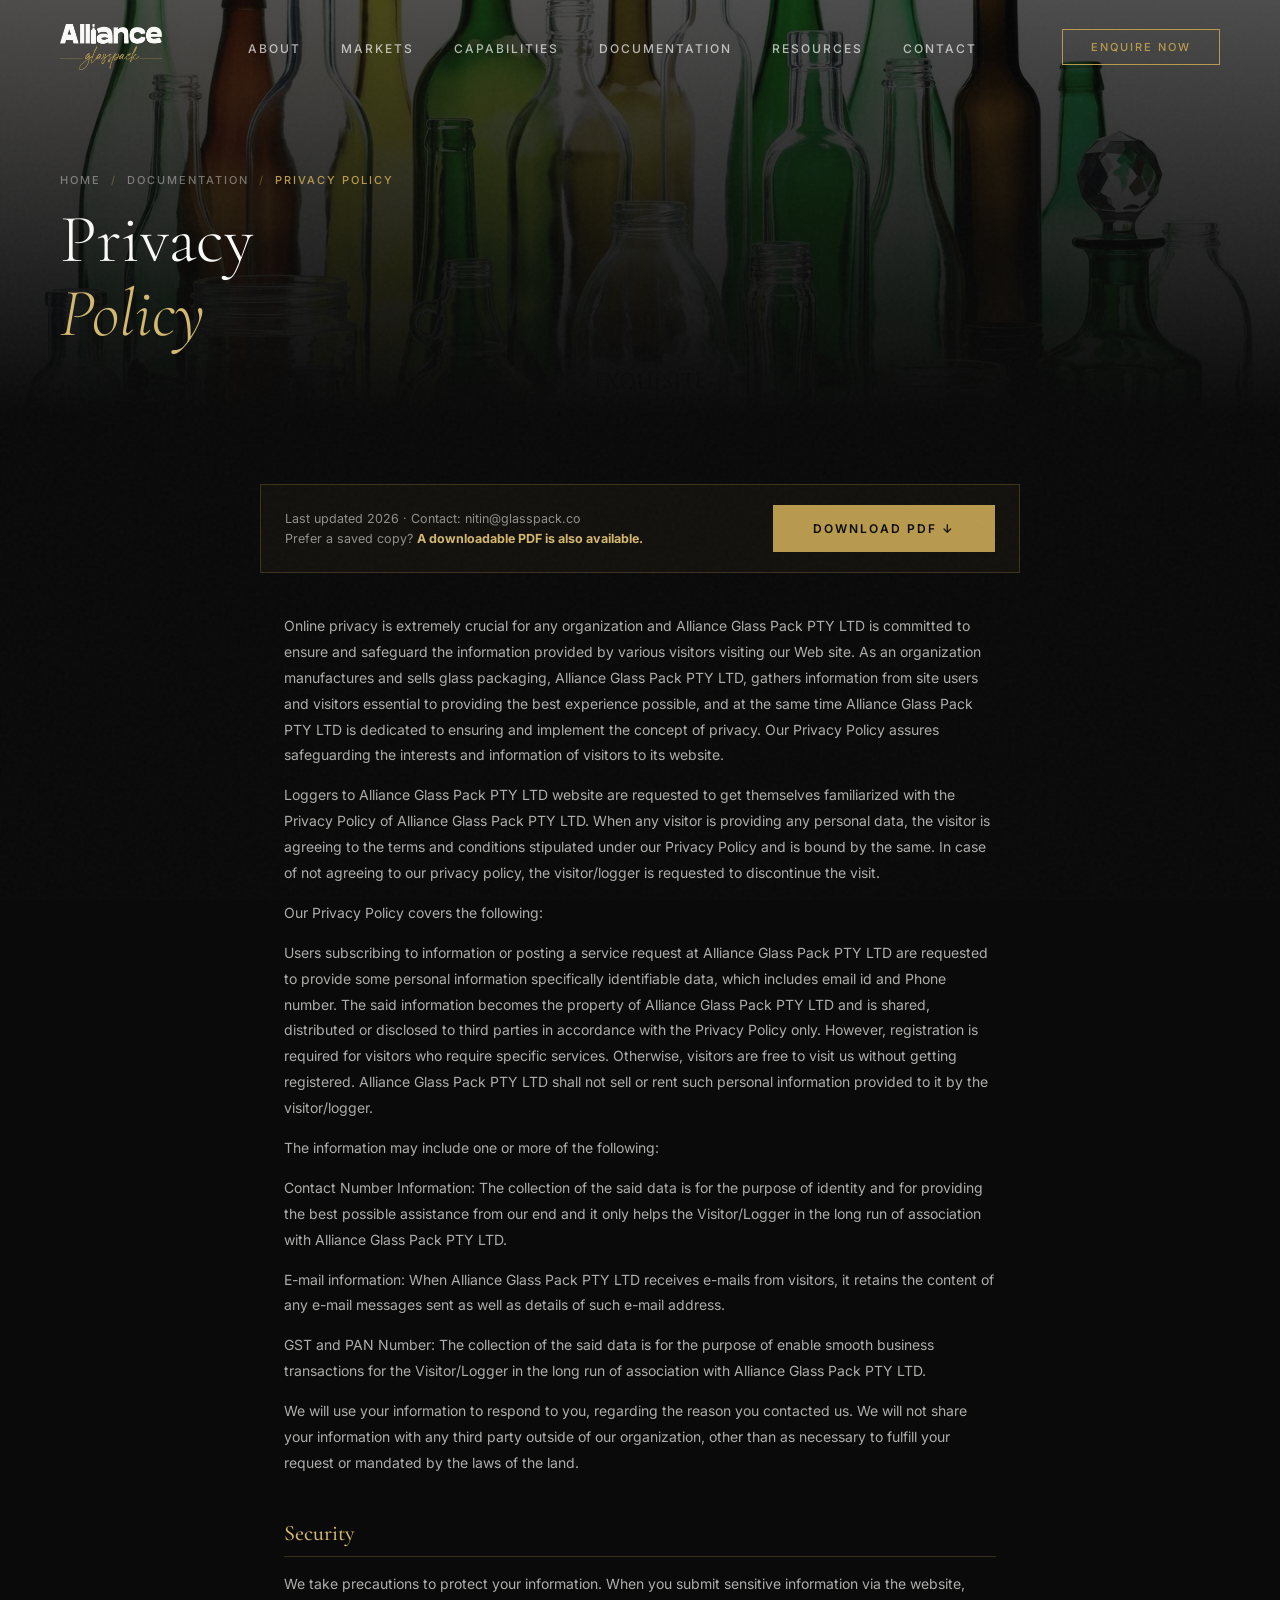
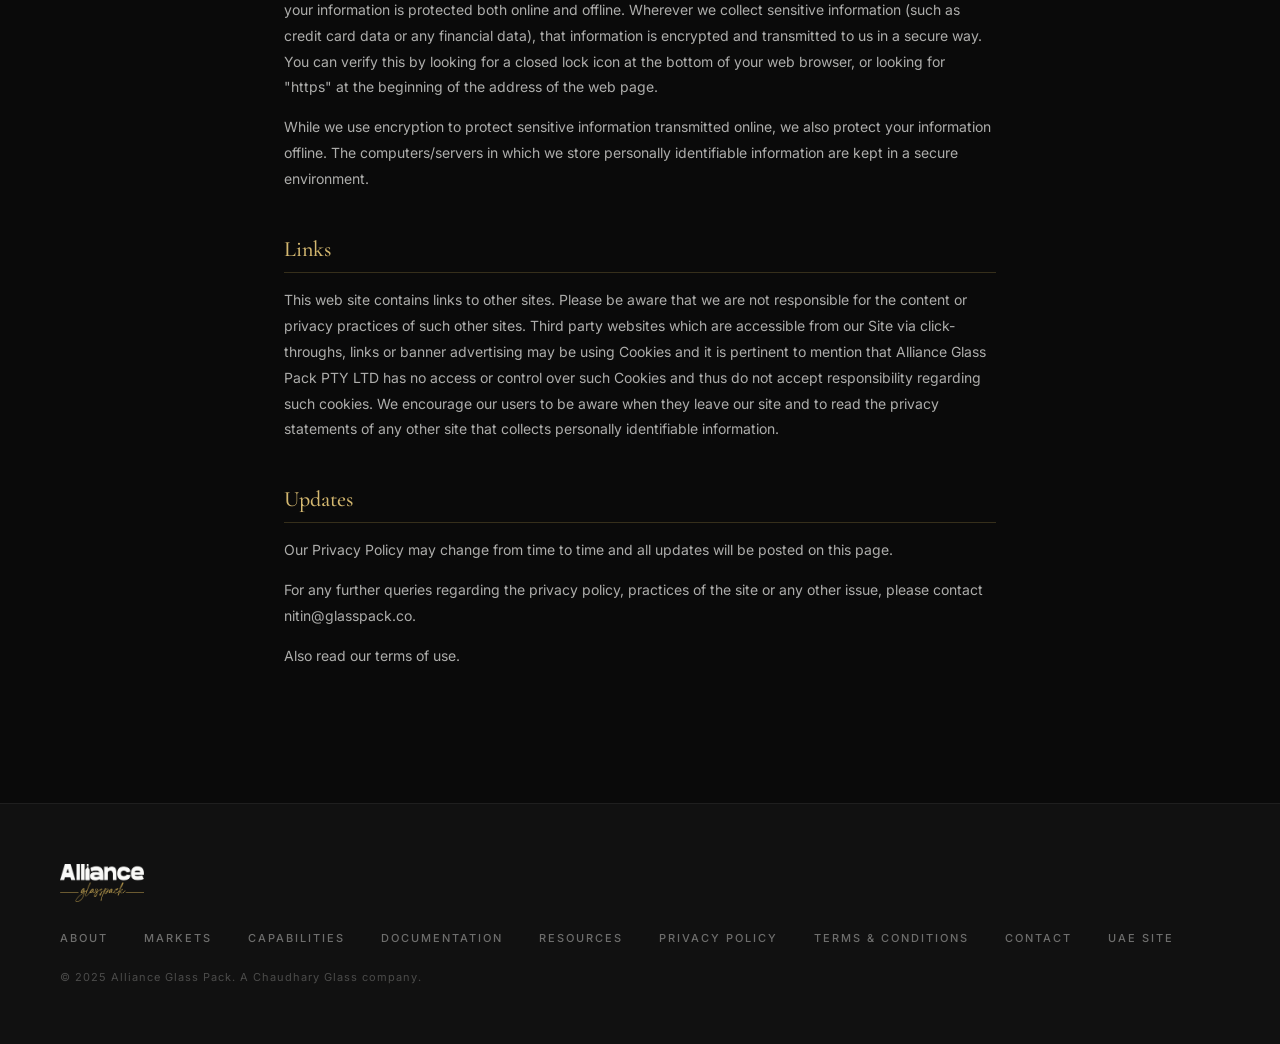
<file: privacy-policy.html>
<!DOCTYPE html>
<html lang="en-ZA">
<head>
<meta charset="UTF-8">
<meta name="viewport" content="width=device-width, initial-scale=1.0">
<title>Privacy Policy | Alliance Glass Pack — South Africa</title>
<meta name="description" content="Read Alliance Glass Pack's Privacy Policy in full — how we collect, use, and protect personal information submitted through our website and business dealings.">
<meta name="robots" content="index, follow">
<meta name="author" content="Alliance Glass Pack (Pty) Ltd">
<meta name="geo.region" content="ZA-WC">
<meta name="geo.placename" content="Cape Town, South Africa">
<link rel="canonical" href="https://www.allianceglasspack.com/privacy-policy">

<meta property="og:type" content="business.business">
<meta property="og:title" content="Privacy Policy | Alliance Glass Pack">
<meta property="og:description" content="How Alliance Glass Pack collects, uses, and protects personal information.">
<meta property="og:url" content="https://www.allianceglasspack.com/privacy-policy">
<meta property="og:site_name" content="Alliance Glass Pack">
<meta property="og:locale" content="en_ZA">

<script type="application/ld+json">
{
  "@context": "https://schema.org",
  "@type": "Organization",
  "name": "Alliance Glass Pack (Pty) Ltd",
  "alternateName": "Alliance Glasspack",
  "url": "https://www.allianceglasspack.com/",
  "logo": "https://www.allianceglasspack.com/logo.png",
  "description": "Premium glass packaging supplier based in Cape Town, South Africa, serving the Food & Beverages, Spirits & Wine, and Beauty & Personal Care markets.",
  "address": {
    "@type": "PostalAddress",
    "addressLocality": "Killarney Gardens, Cape Town",
    "addressRegion": "Western Cape",
    "addressCountry": "South Africa"
  },
  "areaServed": {
    "@type": "Country",
    "name": "South Africa"
  },
  "contactPoint": {
    "@type": "ContactPoint",
    "telephone": "+27-82-862-1378",
    "email": "nitin@glasspack.co",
    "contactType": "sales"
  }
}
</script>
<script type="application/ld+json">
{
  "@context": "https://schema.org",
  "@type": "BreadcrumbList",
  "itemListElement": [
    {"@type": "ListItem", "position": 1, "name": "Home", "item": "https://www.allianceglasspack.com/"},
    {"@type": "ListItem", "position": 2, "name": "Documentation", "item": "https://www.allianceglasspack.com/documentation"},
    {"@type": "ListItem", "position": 3, "name": "Privacy Policy", "item": "https://www.allianceglasspack.com/privacy-policy"}
  ]
}
</script>
<link rel="preconnect" href="https://fonts.googleapis.com">
<link href="https://fonts.googleapis.com/css2?family=Cormorant+Garamond:ital,wght@0,300;0,400;0,600;1,300&family=Inter:wght@300;400;500;600&display=swap" rel="stylesheet">
<link rel="stylesheet" href="style.css">
</head>
<body>

<!-- NAV -->
<nav id="navbar">
  <div class="nav-logo">
    <a href="/"><img src="images/photo10.png" alt="Alliance Glasspack"></a>
  </div>
  <ul class="nav-links">
    <li><a href="about">About</a></li>
    <li><a href="markets">Markets</a></li>
    <li><a href="capabilities">Capabilities</a></li>
    <li><a href="documentation">Documentation</a></li>
    <li><a href="blog">Resources</a></li>
    <li><a href="contact">Contact</a></li>
  </ul>
  <a href="contact" class="nav-cta" id="navCta">Enquire Now</a>
  <button class="nav-toggle" id="navToggle" aria-label="Toggle menu" aria-expanded="false">
    <span></span><span></span><span></span>
  </button>
</nav>
<div class="nav-overlay" id="navOverlay"></div>

<!-- PAGE BANNER -->
<section class="page-banner">
  <div class="page-banner-bg" style="background-image:url('images/photo3.jpg')"></div>
  <div class="page-banner-overlay"></div>
  <div class="page-banner-content reveal">
    <div class="breadcrumb"><a href="/">Home</a><span class="sep">/</span><a href="documentation">Documentation</a><span class="sep">/</span><span class="current">Privacy Policy</span></div>
    <h1 class="page-banner-title">Privacy<br><em>Policy</em></h1>
  </div>
</section>

<section style="padding-top:70px;">
  <div class="legal-toolbar">
    <div class="legal-toolbar-text">Last updated 2026 &middot; Contact: nitin@glasspack.co<br>Prefer a saved copy? <strong>A downloadable PDF is also available.</strong></div>
    <a href="documents/privacy-policy.pdf" class="btn-primary" download>Download PDF ↓</a>
  </div>

  <div class="legal-article">
    <p class="legal-p">Online privacy is extremely crucial for any organization and Alliance Glass Pack PTY LTD is committed to ensure and safeguard the information provided by various visitors visiting our Web site. As an organization manufactures and sells glass packaging, Alliance Glass Pack PTY LTD, gathers information from site users and visitors essential to providing the best experience possible, and at the same time Alliance Glass Pack PTY LTD is dedicated to ensuring and implement the concept of privacy. Our Privacy Policy assures safeguarding the interests and information of visitors to its website.</p>
    <p class="legal-p">Loggers to Alliance Glass Pack PTY LTD website are requested to get themselves familiarized with the Privacy Policy of Alliance Glass Pack PTY LTD. When any visitor is providing any personal data, the visitor is agreeing to the terms and conditions stipulated under our Privacy Policy and is bound by the same. In case of not agreeing to our privacy policy, the visitor/logger is requested to discontinue the visit.</p>
    <p class="legal-p">Our Privacy Policy covers the following:</p>
    <p class="legal-p">Users subscribing to information or posting a service request at Alliance Glass Pack PTY LTD are requested to provide some personal information specifically identifiable data, which includes email id and Phone number. The said information becomes the property of Alliance Glass Pack PTY LTD and is shared, distributed or disclosed to third parties in accordance with the Privacy Policy only. However, registration is required for visitors who require specific services. Otherwise, visitors are free to visit us without getting registered. Alliance Glass Pack PTY LTD shall not sell or rent such personal information provided to it by the visitor/logger.</p>
    <p class="legal-p">The information may include one or more of the following:</p>
    <p class="legal-p">Contact Number Information: The collection of the said data is for the purpose of identity and for providing the best possible assistance from our end and it only helps the Visitor/Logger in the long run of association with Alliance Glass Pack PTY LTD.</p>
    <p class="legal-p">E-mail information: When Alliance Glass Pack PTY LTD receives e-mails from visitors, it retains the content of any e-mail messages sent as well as details of such e-mail address.</p>
    <p class="legal-p">GST and PAN Number: The collection of the said data is for the purpose of enable smooth business transactions for the Visitor/Logger in the long run of association with Alliance Glass Pack PTY LTD.</p>
    <p class="legal-p">We will use your information to respond to you, regarding the reason you contacted us. We will not share your information with any third party outside of our organization, other than as necessary to fulfill your request or mandated by the laws of the land.</p>
    <h2 class="legal-h2">Security</h2>
    <p class="legal-p">We take precautions to protect your information. When you submit sensitive information via the website, your information is protected both online and offline. Wherever we collect sensitive information (such as credit card data or any financial data), that information is encrypted and transmitted to us in a secure way. You can verify this by looking for a closed lock icon at the bottom of your web browser, or looking for "https" at the beginning of the address of the web page.</p>
    <p class="legal-p">While we use encryption to protect sensitive information transmitted online, we also protect your information offline. The computers/servers in which we store personally identifiable information are kept in a secure environment.</p>
    <h2 class="legal-h2">Links</h2>
    <p class="legal-p">This web site contains links to other sites. Please be aware that we are not responsible for the content or privacy practices of such other sites. Third party websites which are accessible from our Site via click-throughs, links or banner advertising may be using Cookies and it is pertinent to mention that Alliance Glass Pack PTY LTD has no access or control over such Cookies and thus do not accept responsibility regarding such cookies. We encourage our users to be aware when they leave our site and to read the privacy statements of any other site that collects personally identifiable information.</p>
    <h2 class="legal-h2">Updates</h2>
    <p class="legal-p">Our Privacy Policy may change from time to time and all updates will be posted on this page.</p>
    <p class="legal-p">For any further queries regarding the privacy policy, practices of the site or any other issue, please contact nitin@glasspack.co.</p>
    <p class="legal-p">Also read our terms of use.</p>
  </div>
</section>

<!-- FOOTER -->
<footer>
  <div class="footer-logo">
    <img src="images/photo14.png" alt="Alliance Glasspack">
  </div>
  <ul class="footer-links">
    <li><a href="about">About</a></li>
    <li><a href="markets">Markets</a></li>
    <li><a href="capabilities">Capabilities</a></li>
    <li><a href="documentation">Documentation</a></li>
    <li><a href="blog">Resources</a></li>
    <li><a href="privacy-policy">Privacy Policy</a></li>
    <li><a href="terms-and-conditions">Terms &amp; Conditions</a></li>
    <li><a href="contact">Contact</a></li>
    <li><a href="https://www.glass-pack.com" target="_blank">UAE Site</a></li>
  </ul>
  <div class="footer-copy">© 2025 Alliance Glass Pack. A Chaudhary Glass company.</div>
</footer>

<script src="script.js"></script>

</body>
</html>
</file>
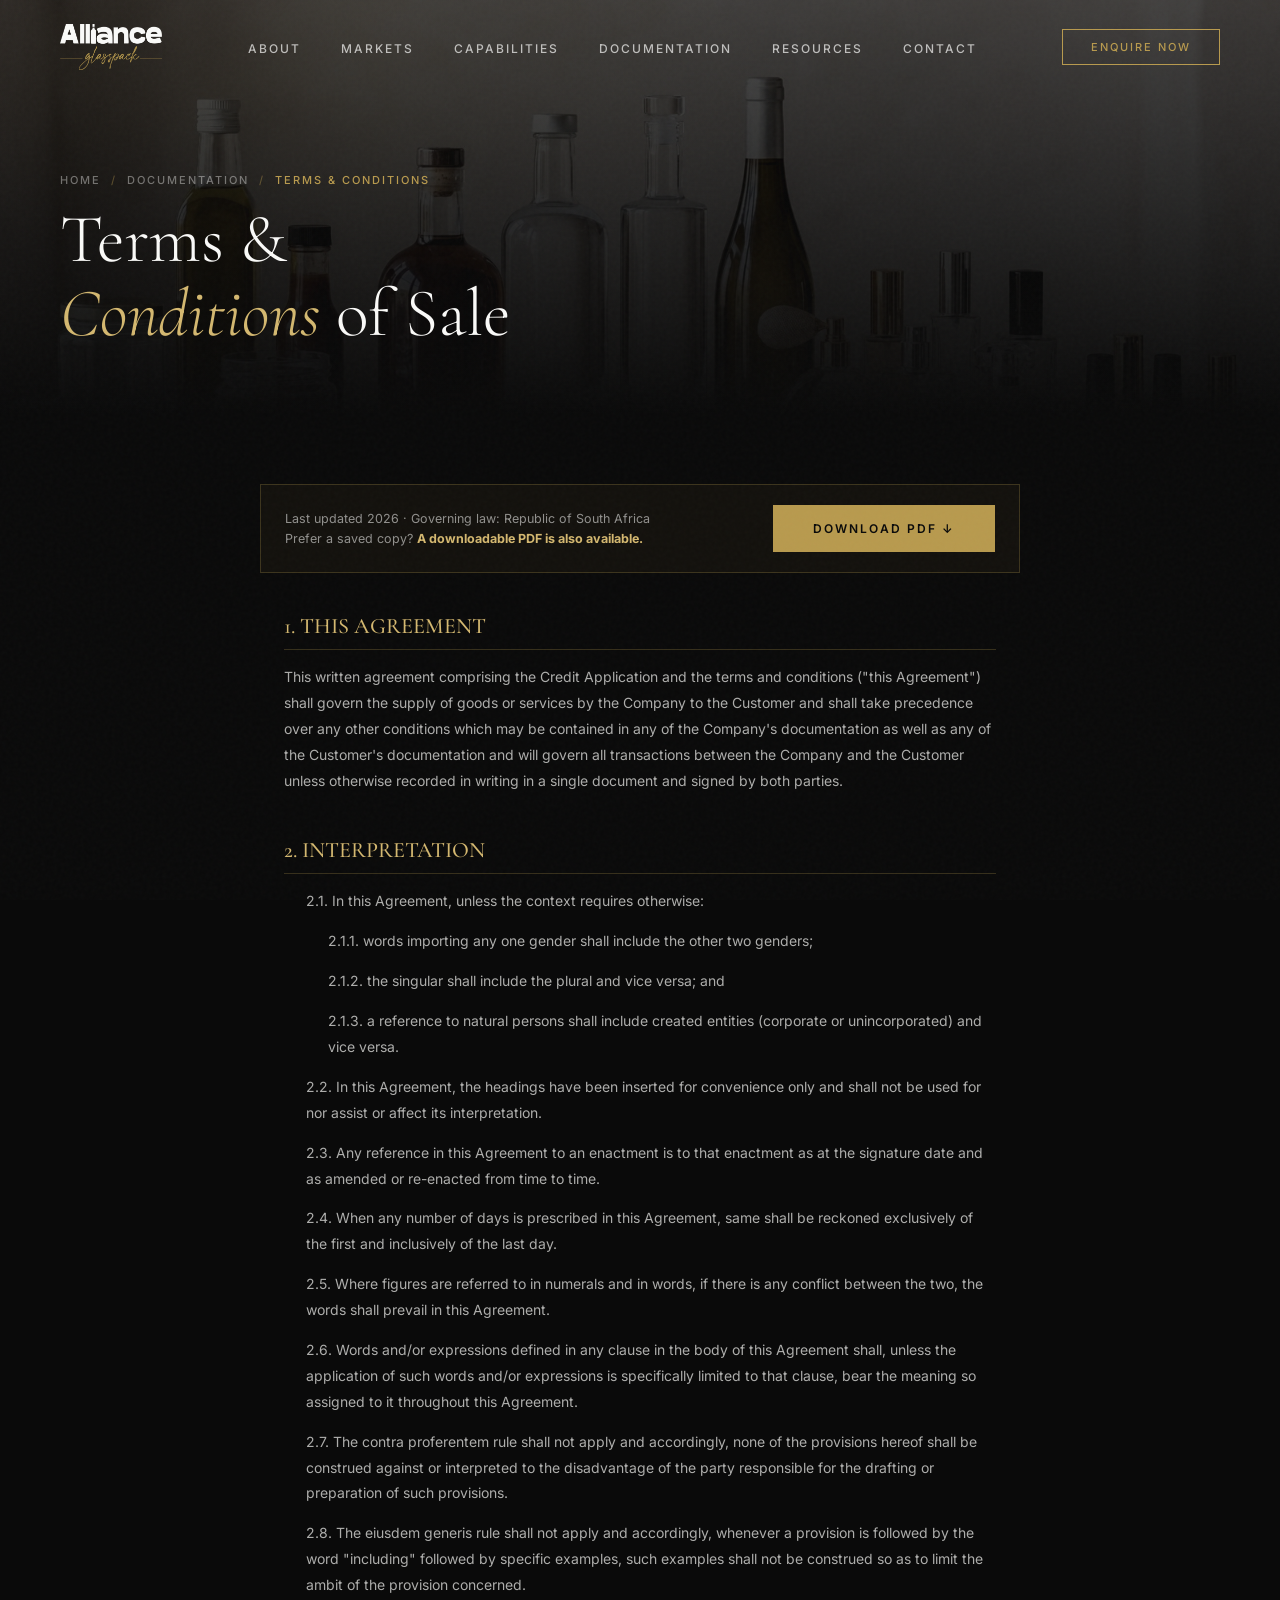
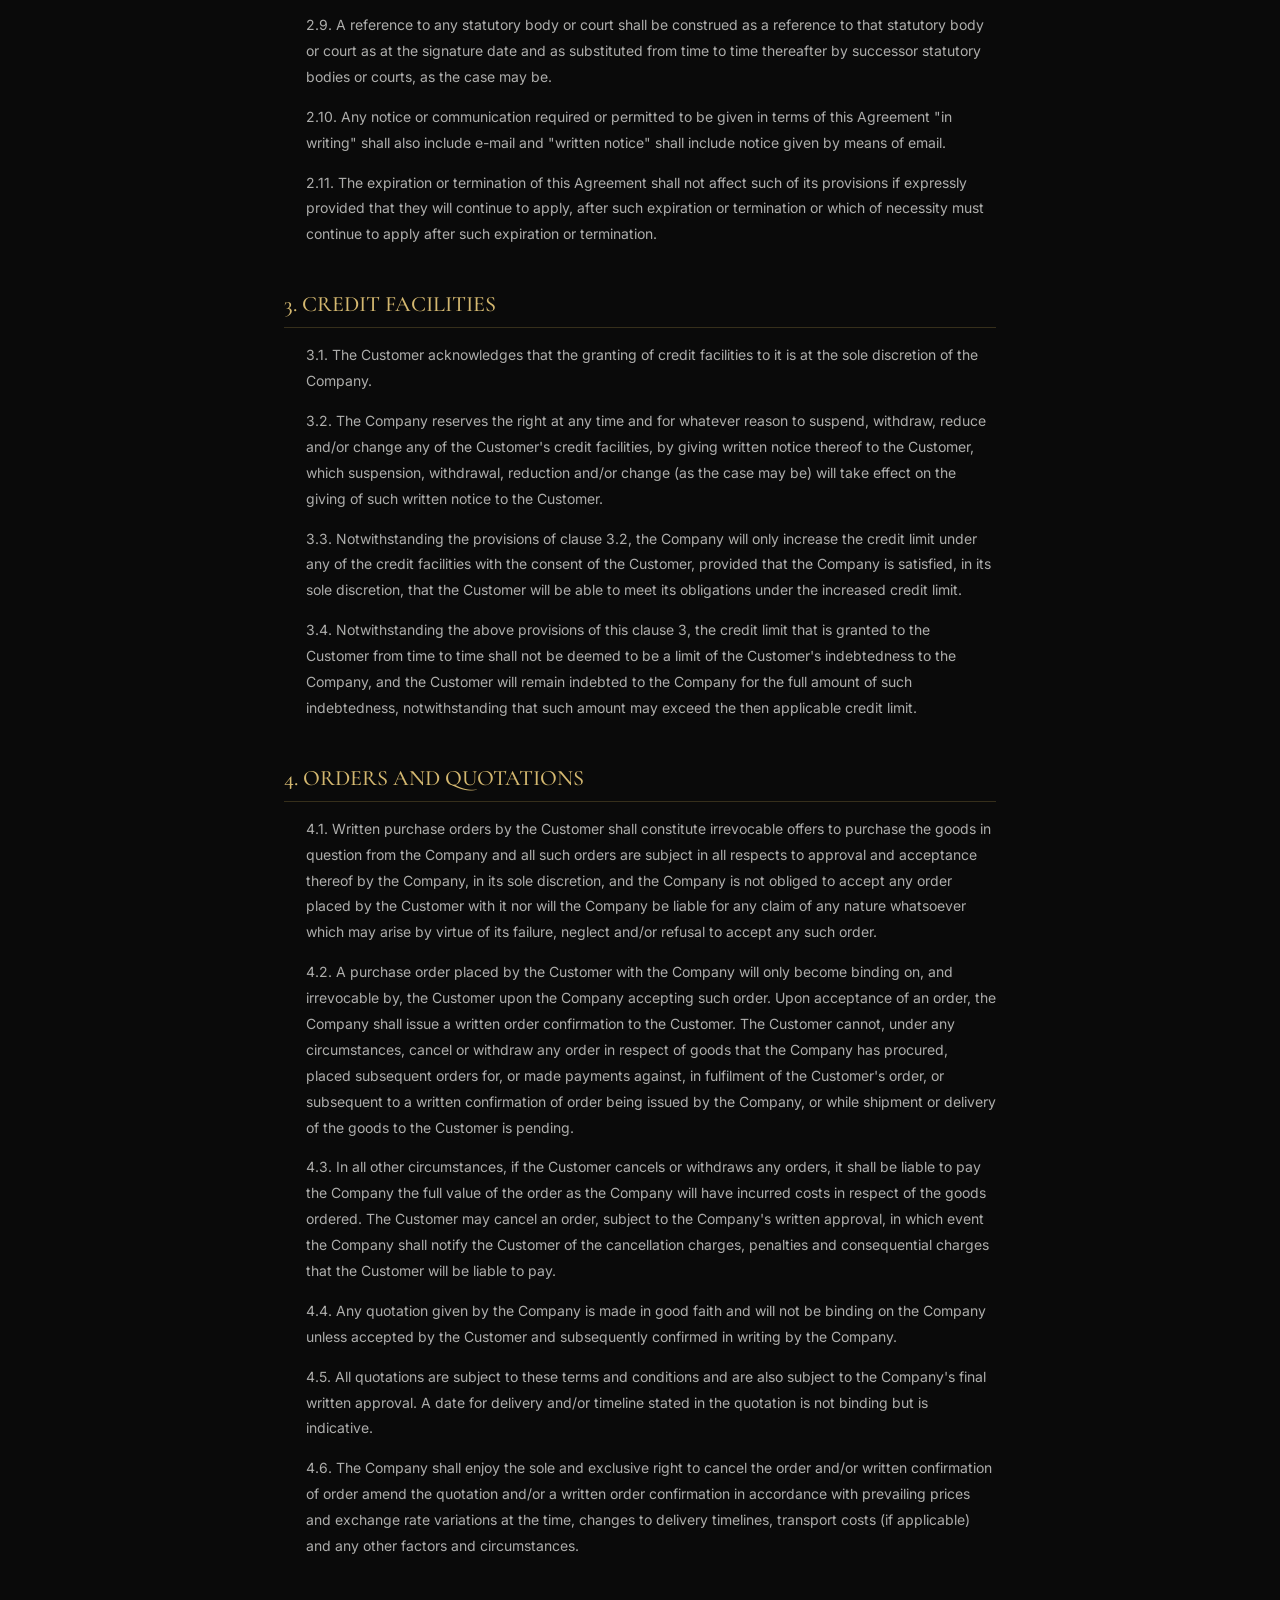
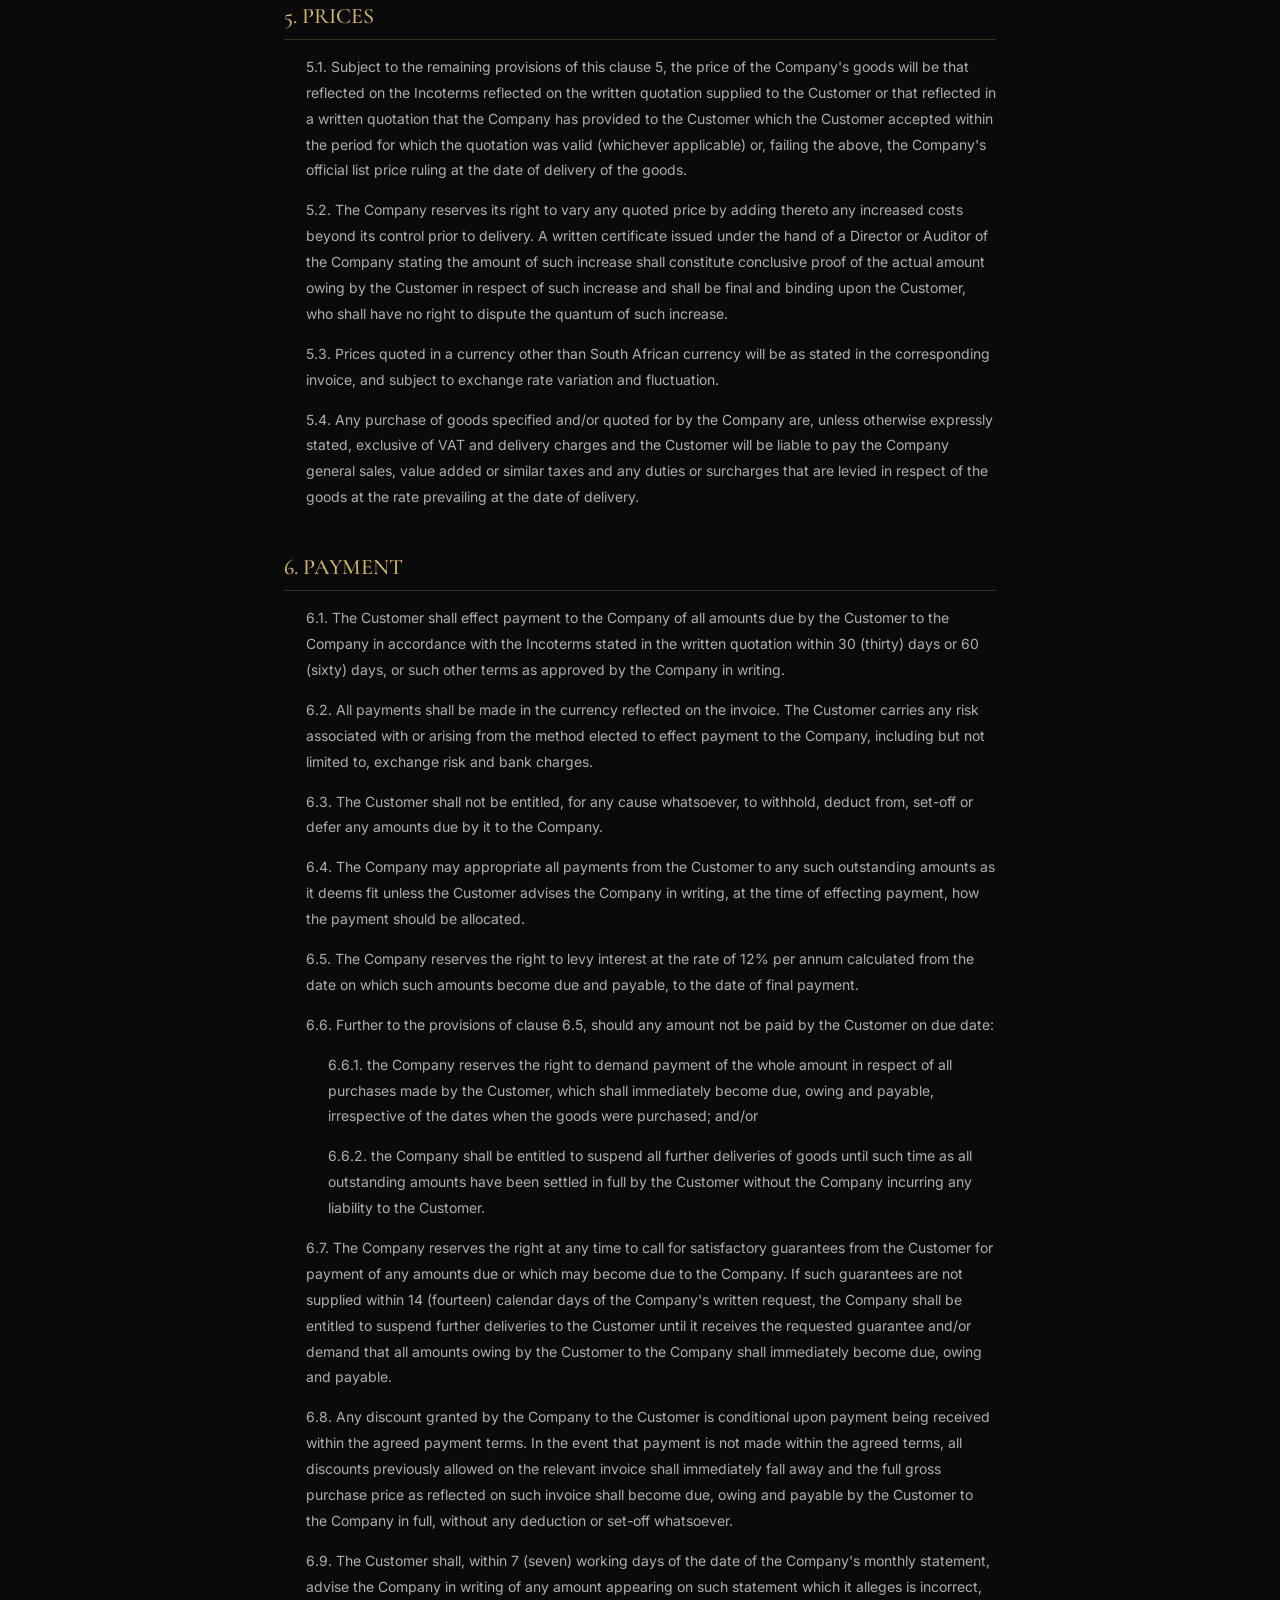
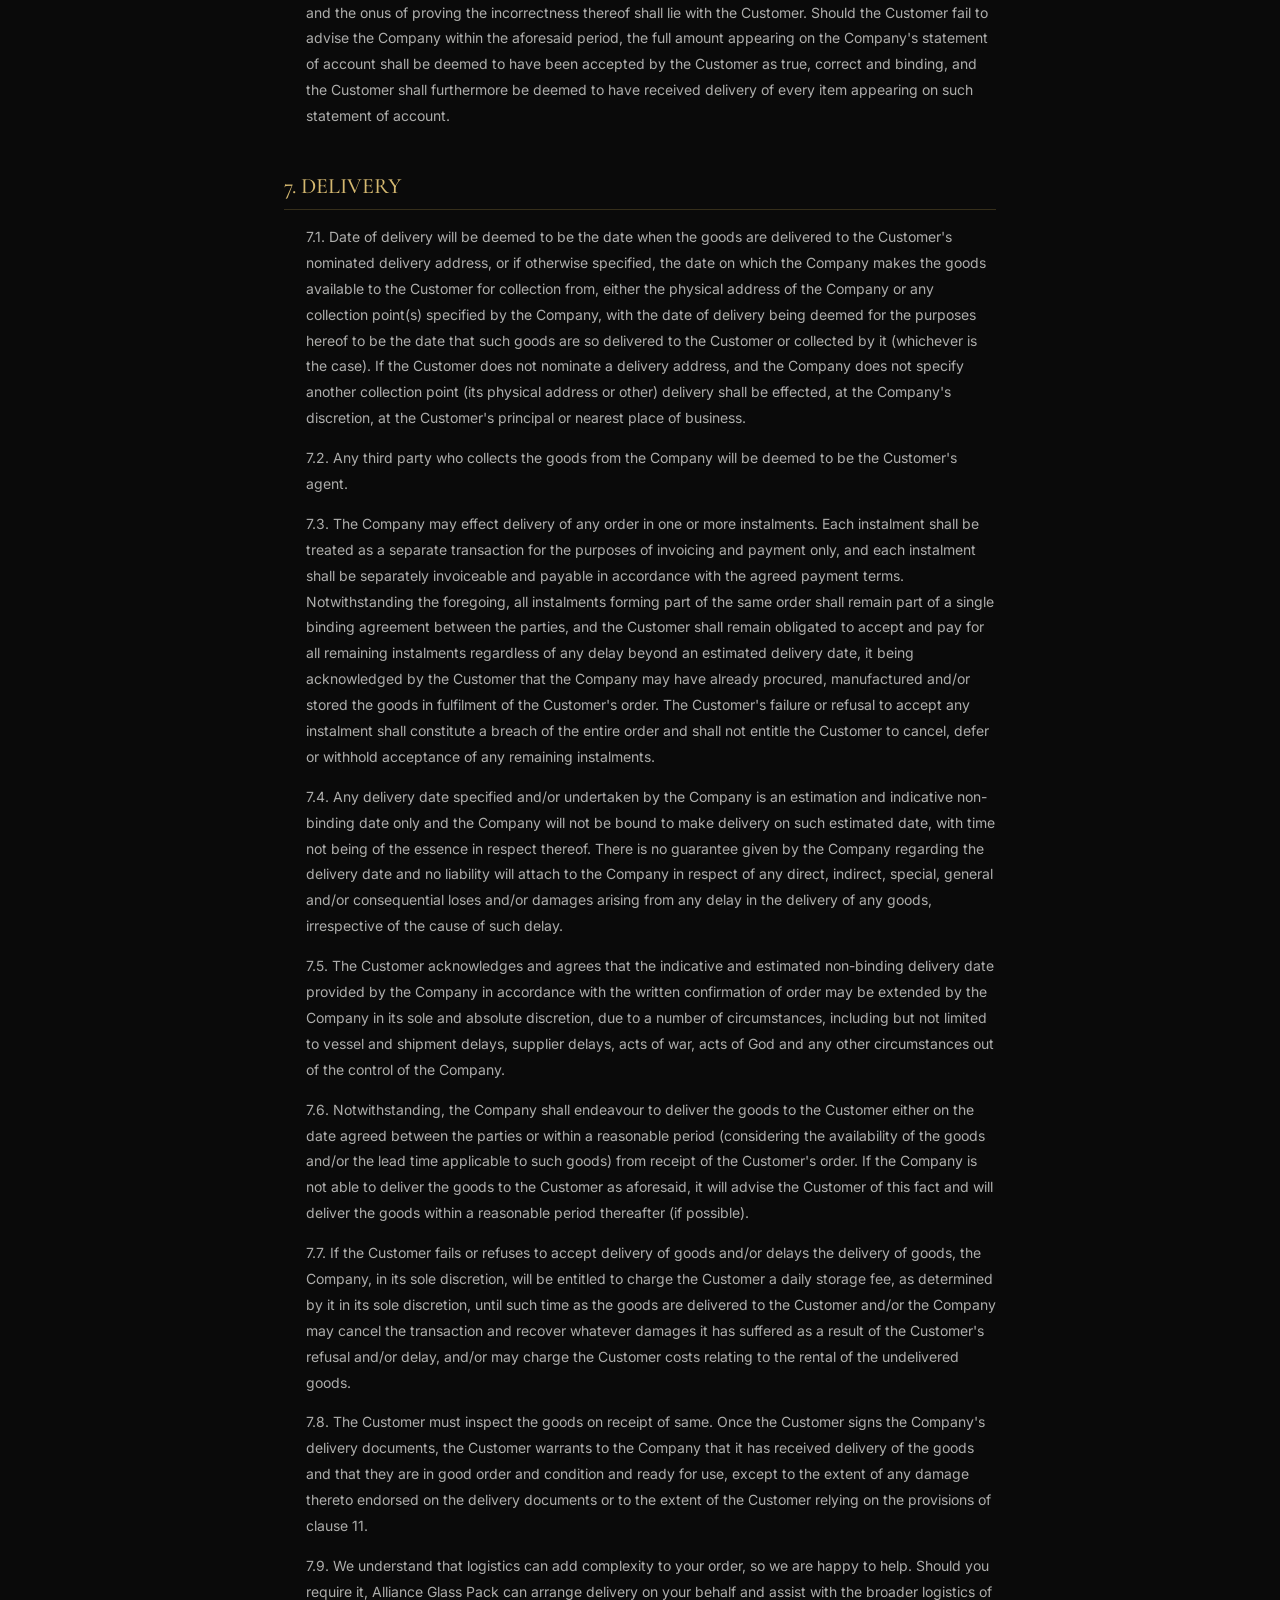
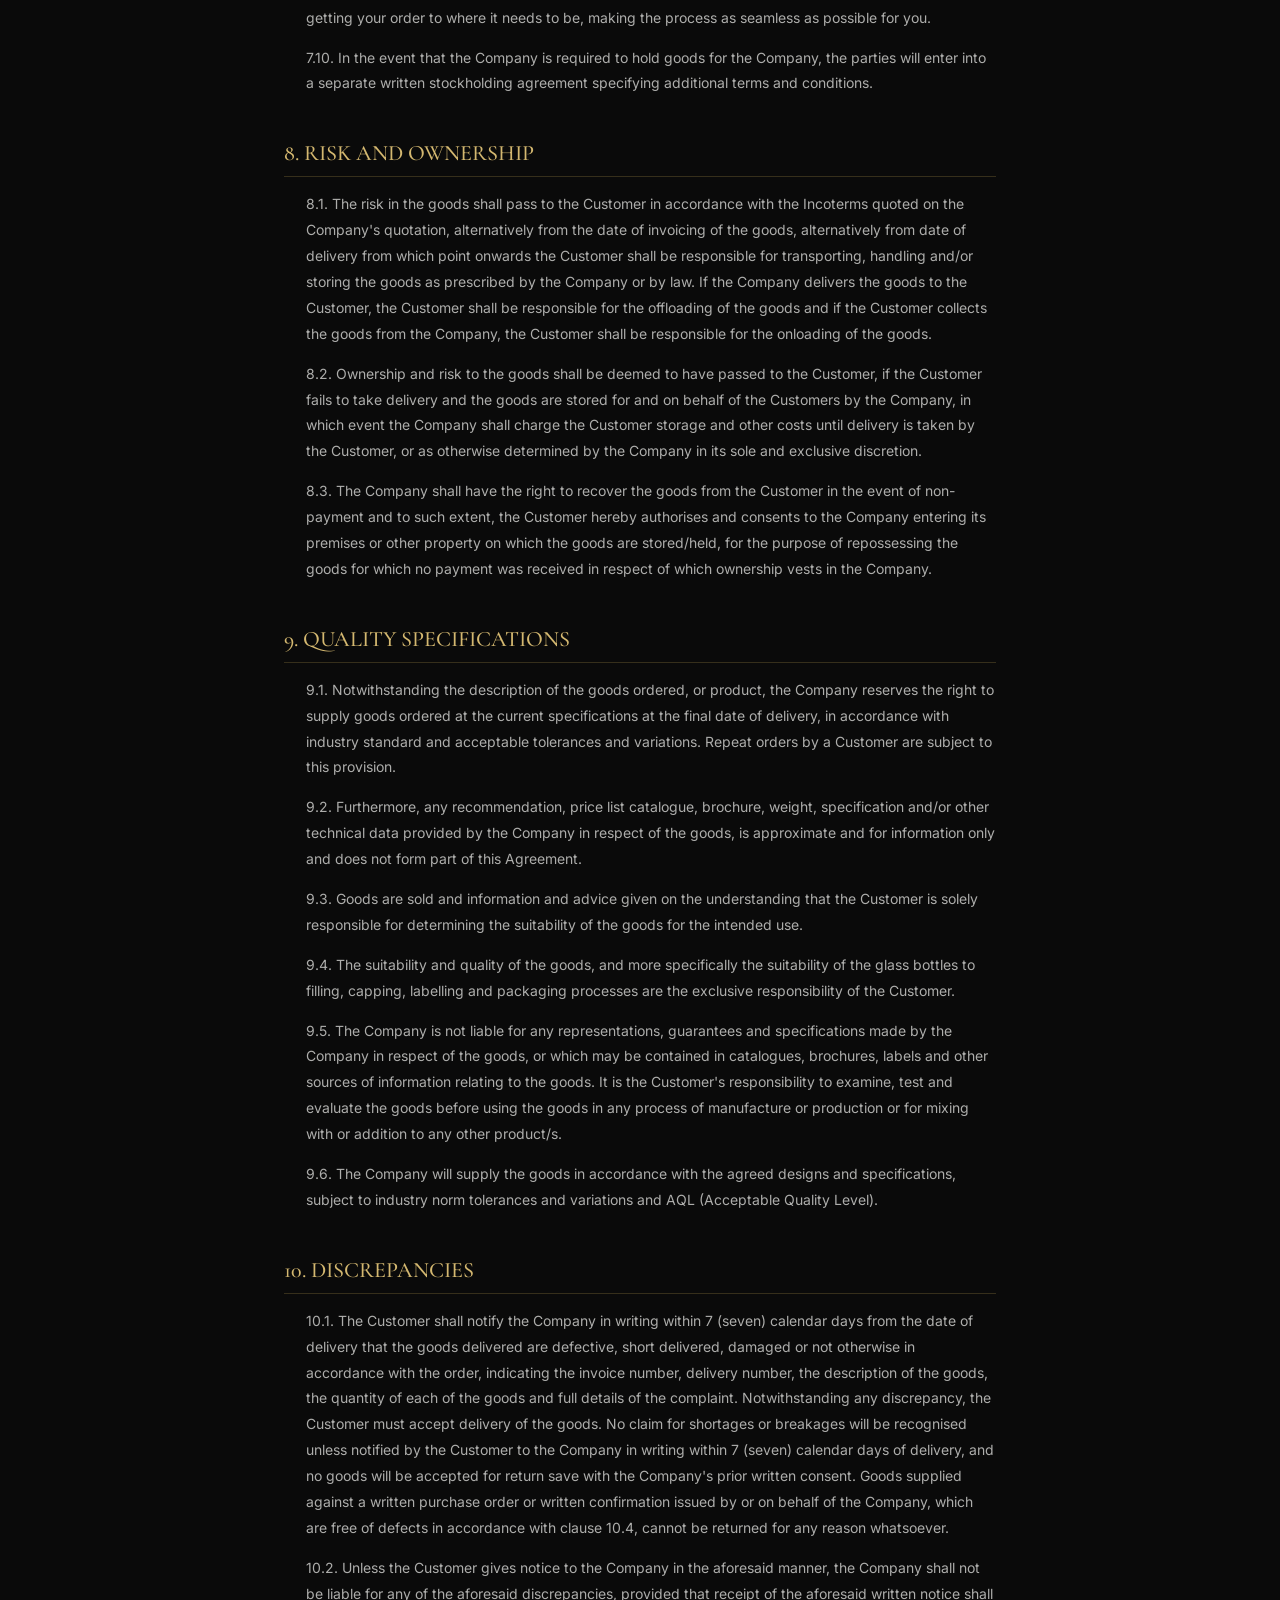
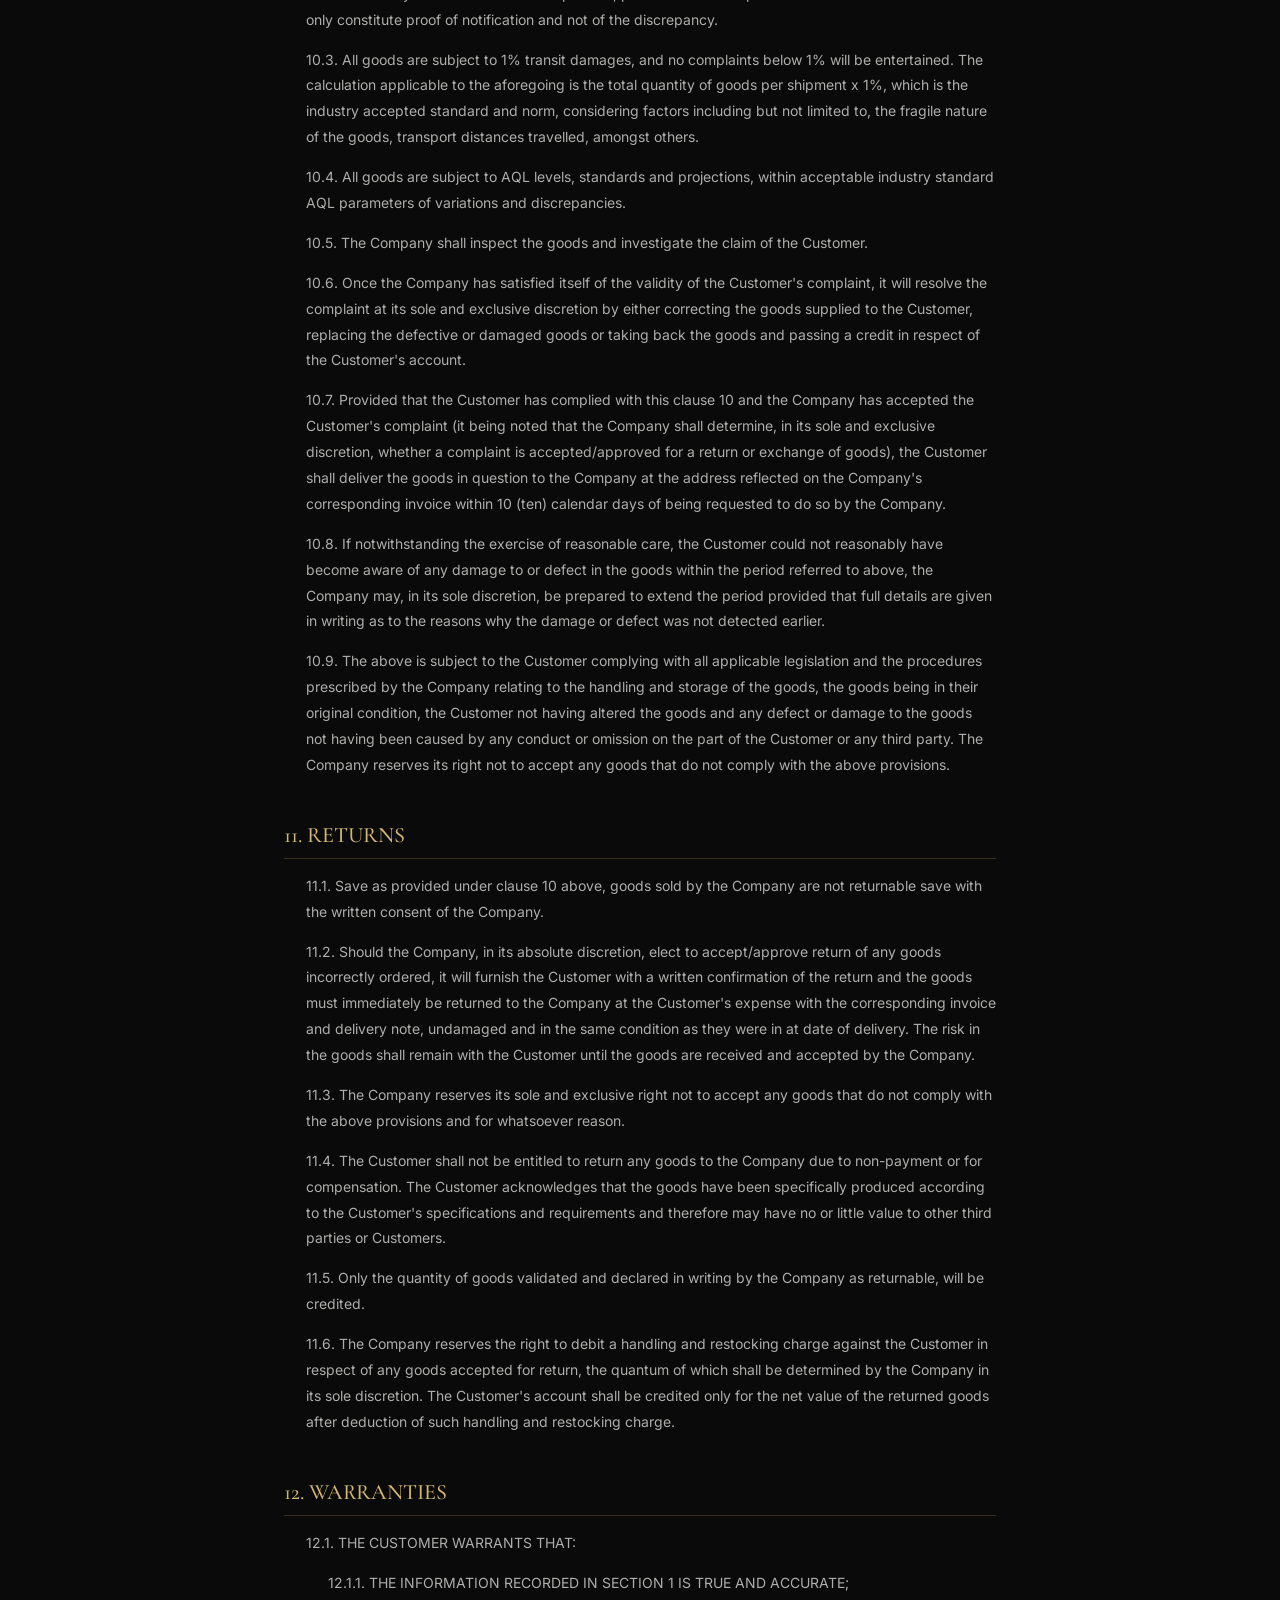
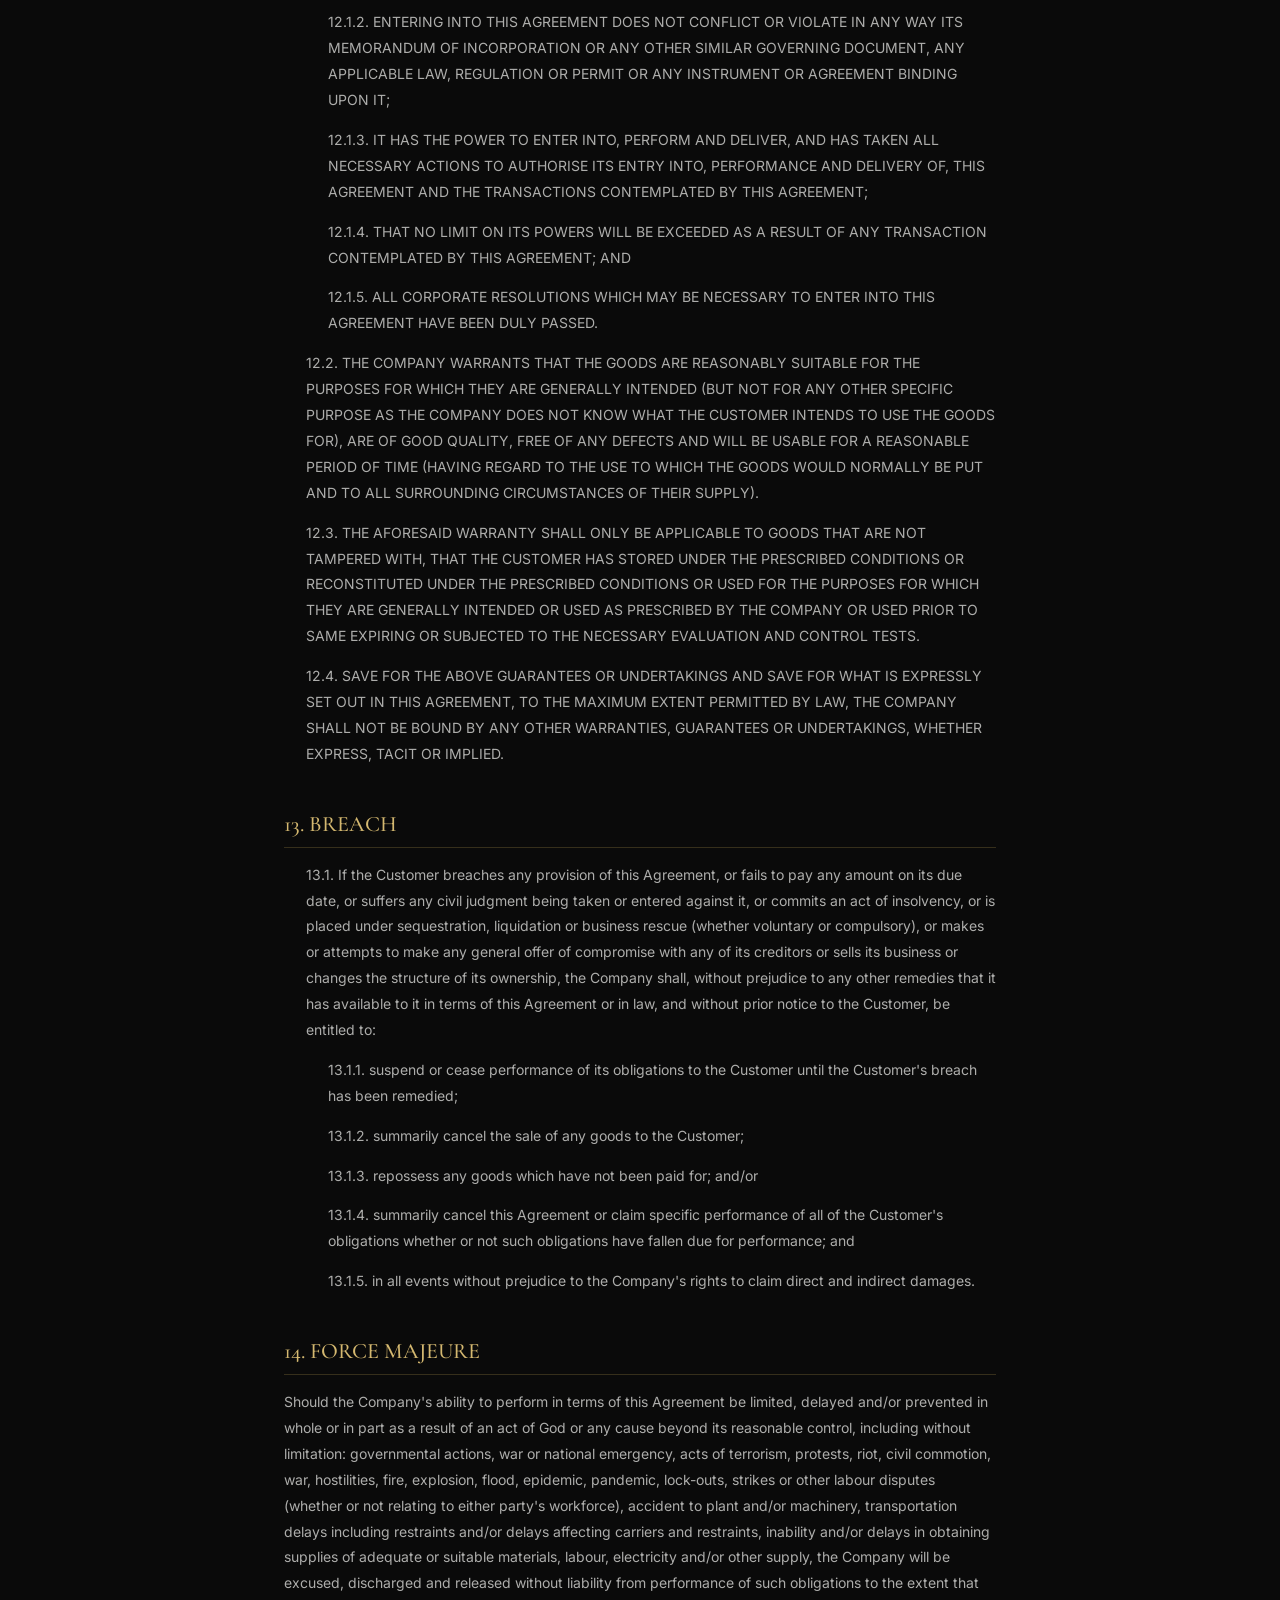
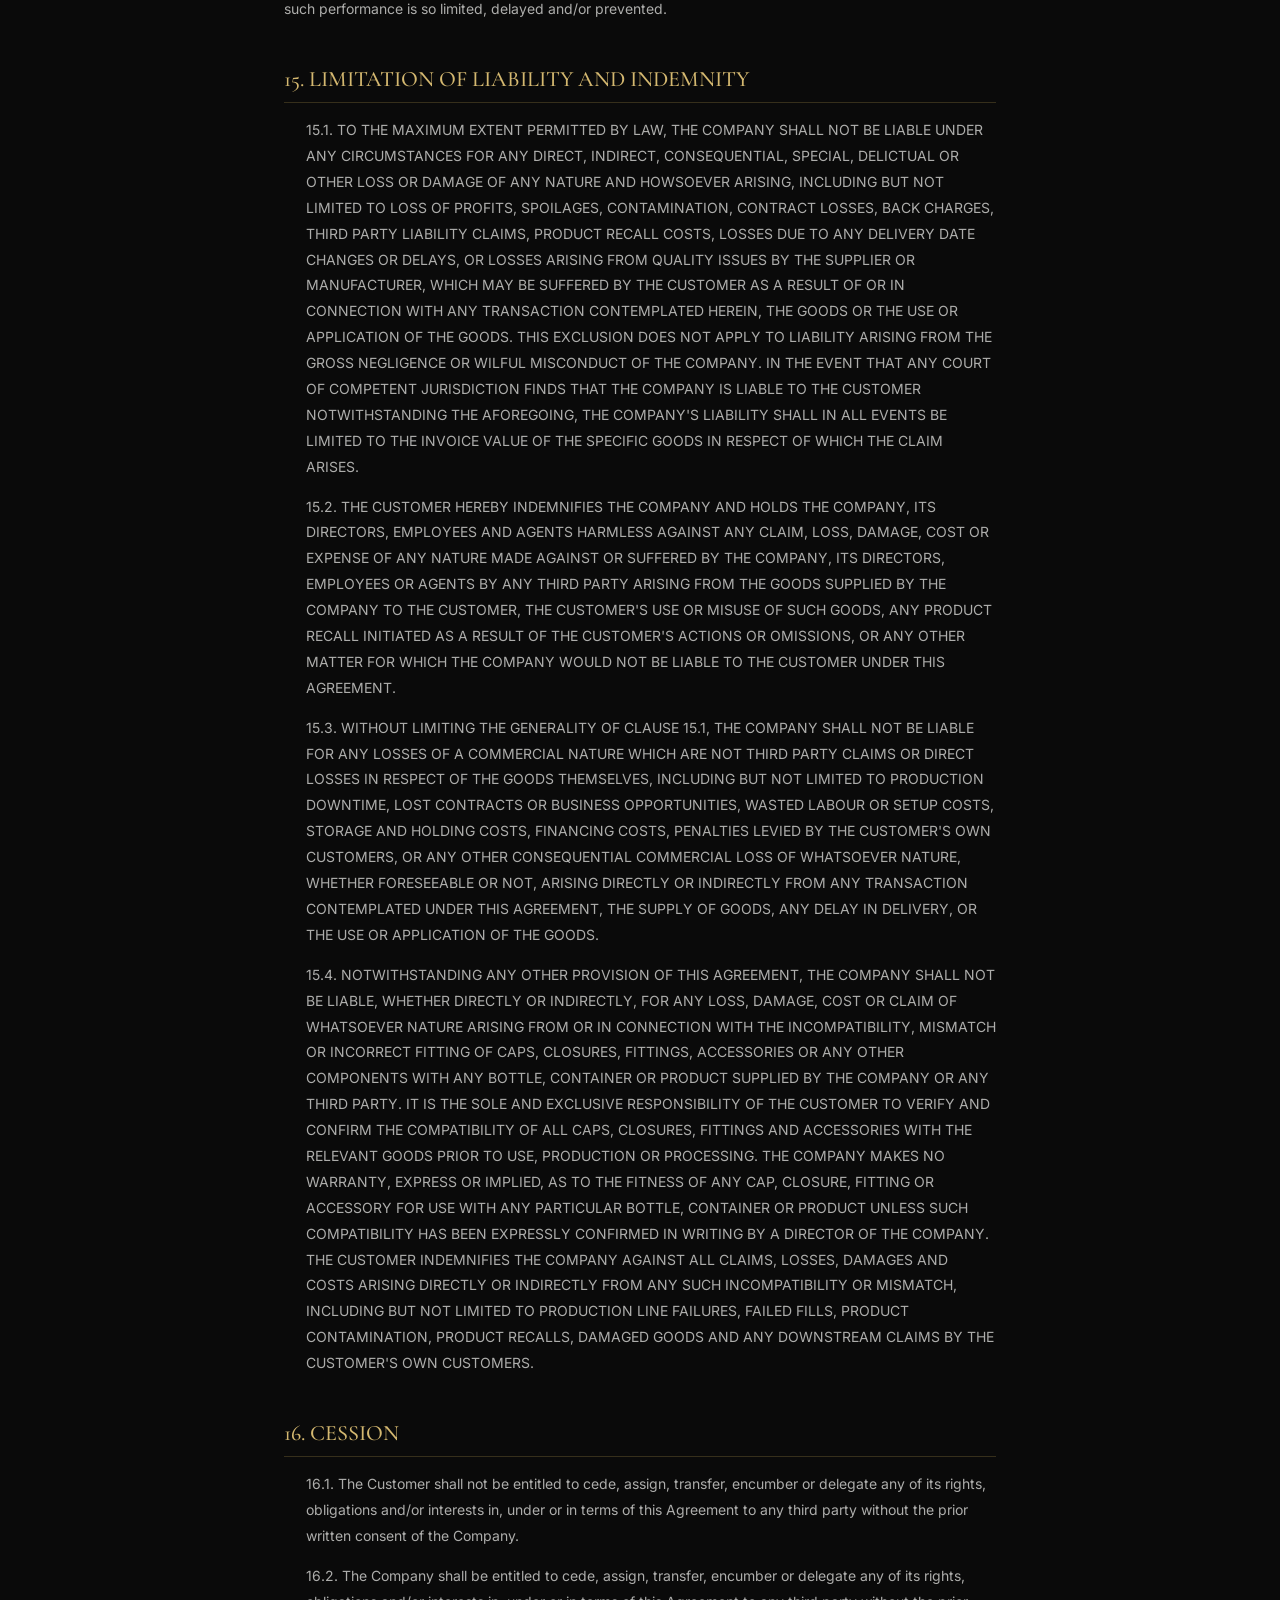
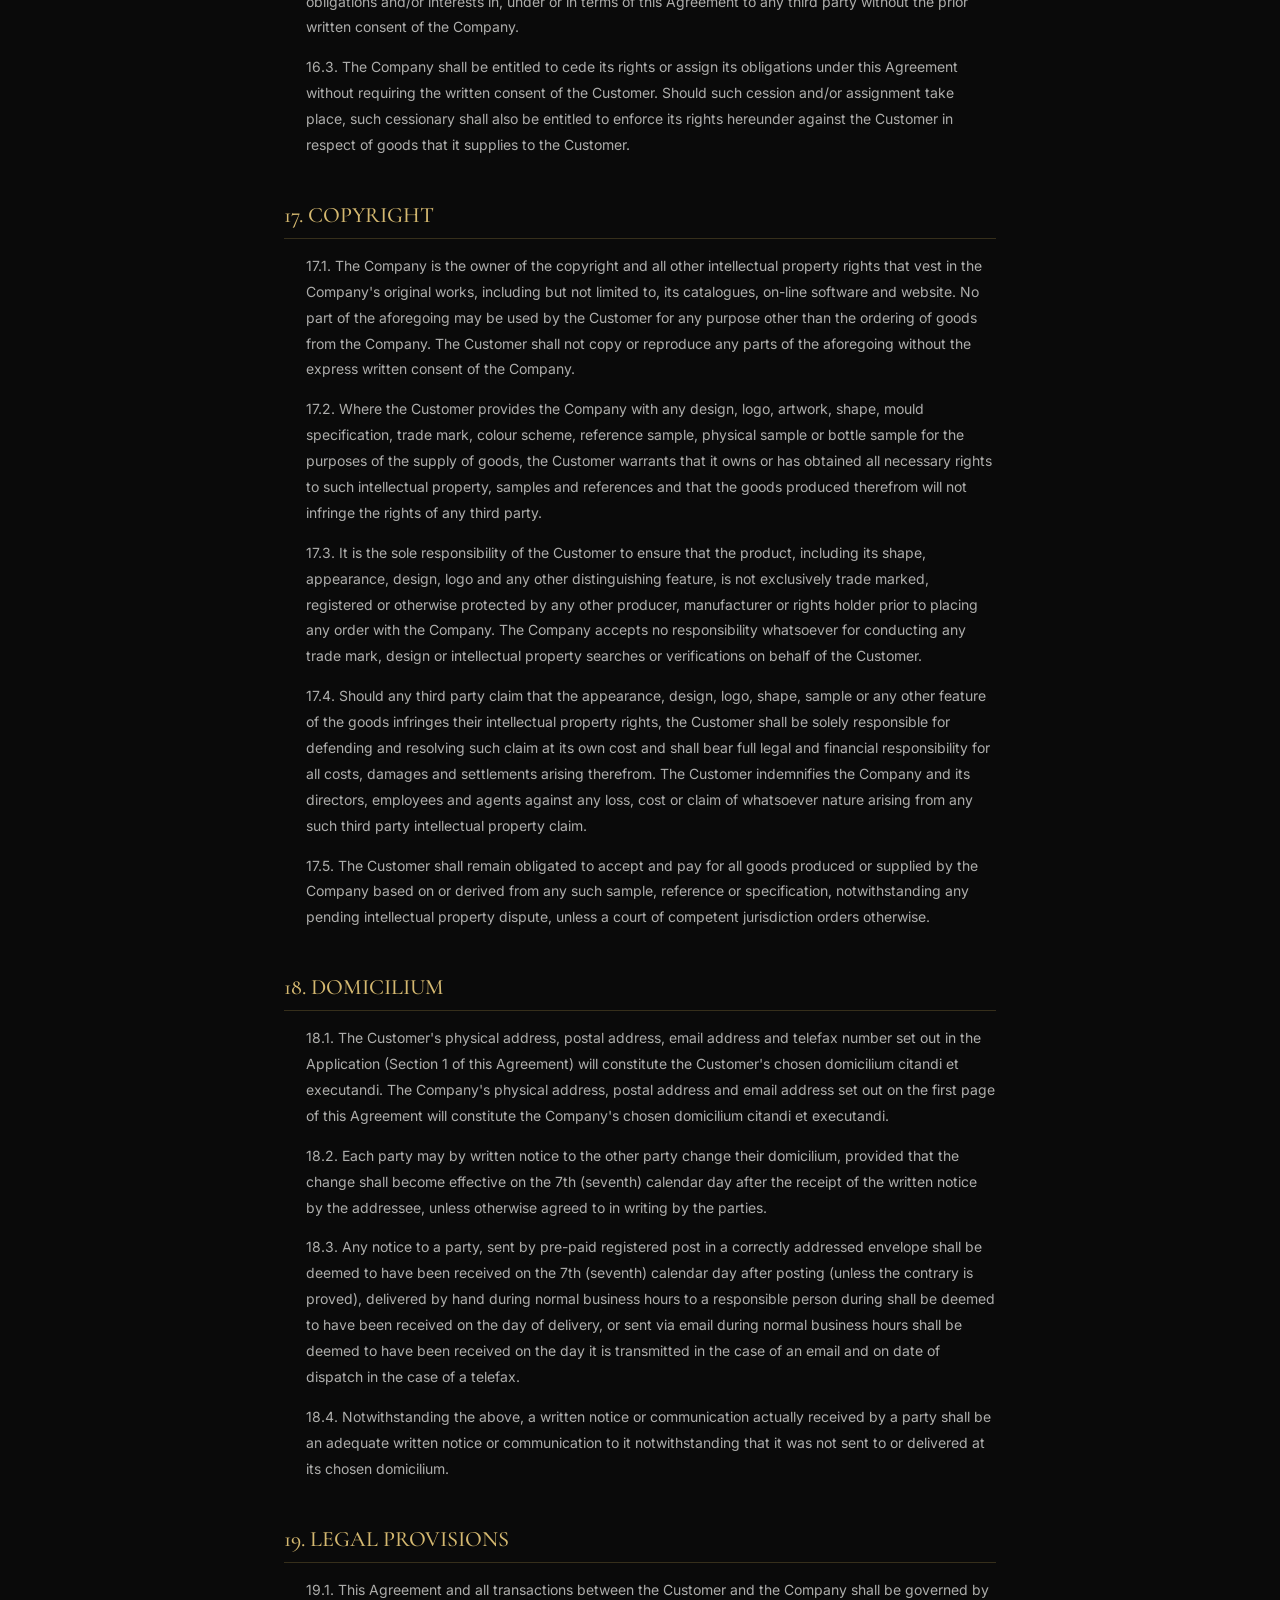
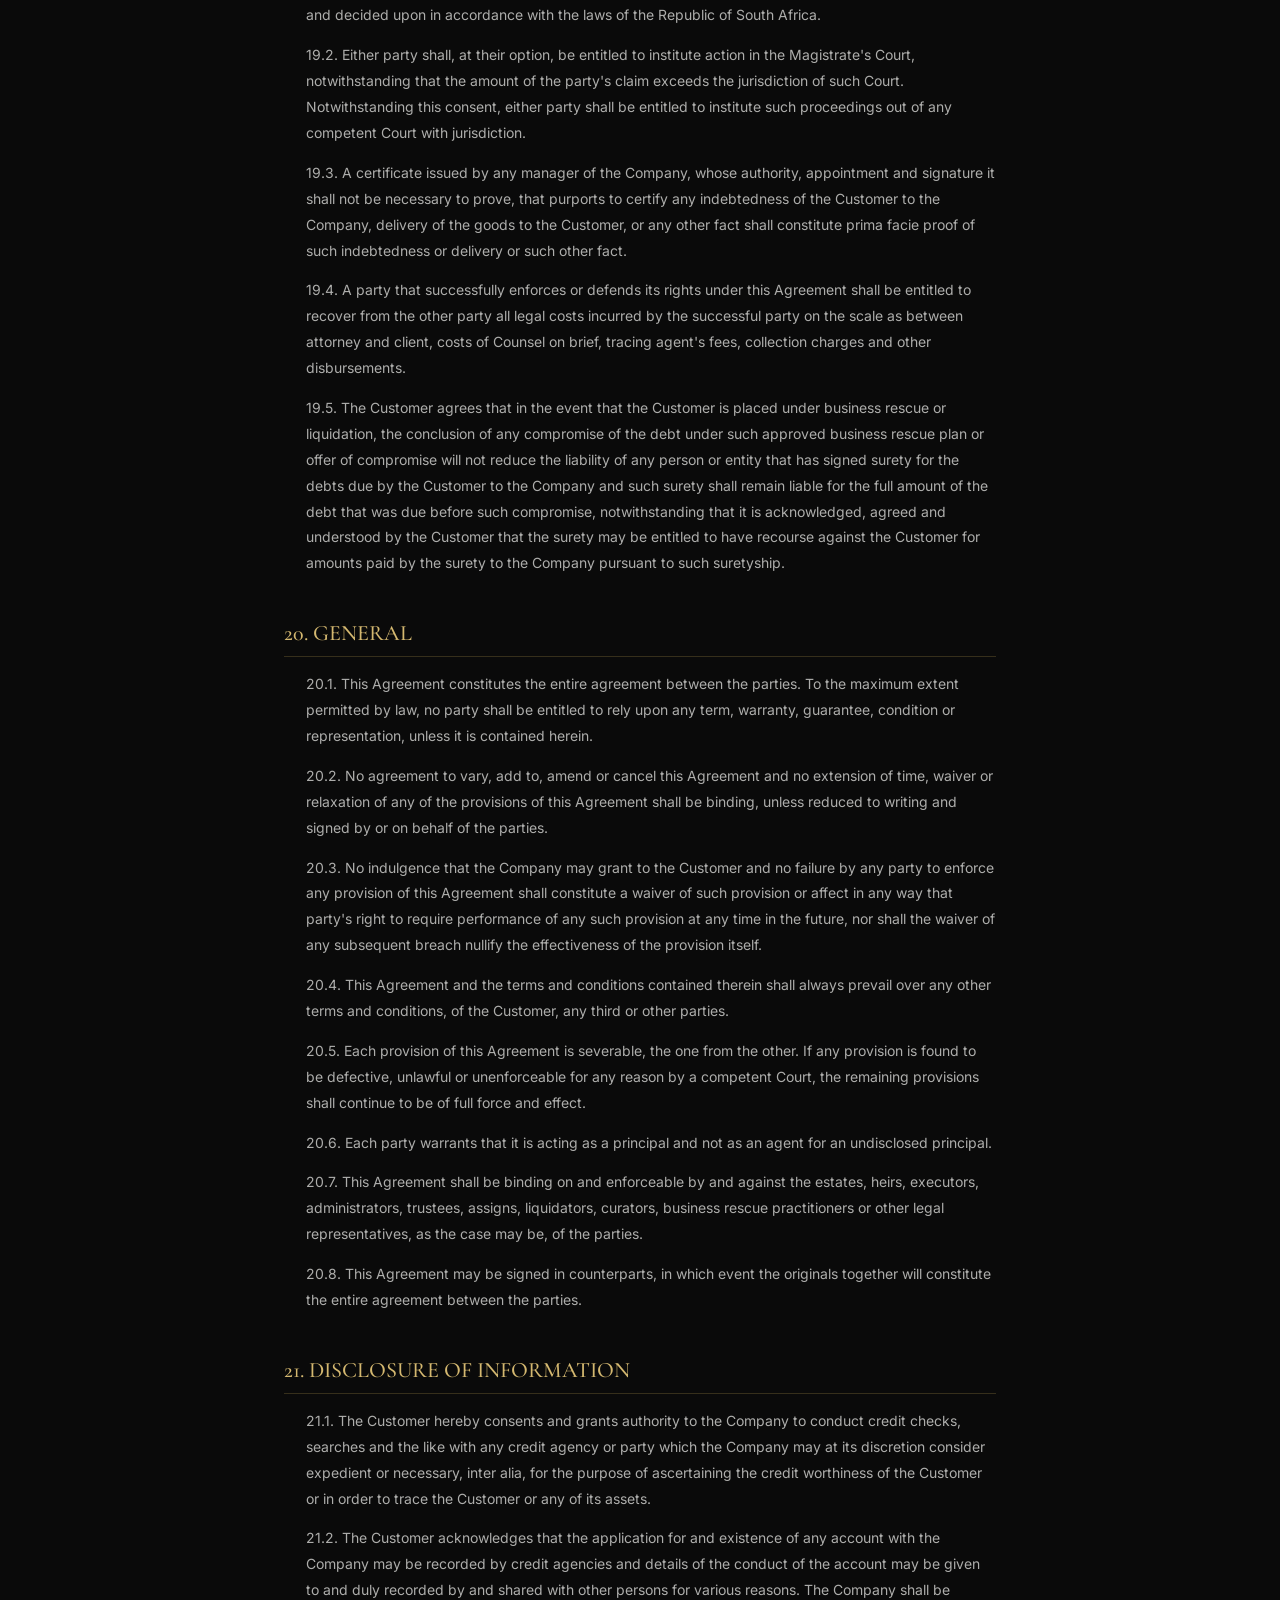
<file: terms-and-conditions.html>
<!DOCTYPE html>
<html lang="en-ZA">
<head>
<meta charset="UTF-8">
<meta name="viewport" content="width=device-width, initial-scale=1.0">
<title>Terms &amp; Conditions of Sale | Alliance Glass Pack — South Africa</title>
<meta name="description" content="Read Alliance Glass Pack's Terms & Conditions of Sale in full — governing the supply of glass packaging products from our Cape Town, South Africa operation.">
<meta name="robots" content="index, follow">
<meta name="author" content="Alliance Glass Pack (Pty) Ltd">
<meta name="geo.region" content="ZA-WC">
<meta name="geo.placename" content="Cape Town, South Africa">
<link rel="canonical" href="https://www.allianceglasspack.com/terms-and-conditions">

<meta property="og:type" content="business.business">
<meta property="og:title" content="Terms & Conditions of Sale | Alliance Glass Pack">
<meta property="og:description" content="Our standard terms and conditions governing the sale and supply of glass packaging products.">
<meta property="og:url" content="https://www.allianceglasspack.com/terms-and-conditions">
<meta property="og:site_name" content="Alliance Glass Pack">
<meta property="og:locale" content="en_ZA">

<script type="application/ld+json">
{
  "@context": "https://schema.org",
  "@type": "Organization",
  "name": "Alliance Glass Pack (Pty) Ltd",
  "alternateName": "Alliance Glasspack",
  "url": "https://www.allianceglasspack.com/",
  "logo": "https://www.allianceglasspack.com/logo.png",
  "description": "Premium glass packaging supplier based in Cape Town, South Africa, serving the Food & Beverages, Spirits & Wine, and Beauty & Personal Care markets.",
  "address": {
    "@type": "PostalAddress",
    "addressLocality": "Killarney Gardens, Cape Town",
    "addressRegion": "Western Cape",
    "addressCountry": "South Africa"
  },
  "areaServed": {
    "@type": "Country",
    "name": "South Africa"
  },
  "contactPoint": {
    "@type": "ContactPoint",
    "telephone": "+27-82-862-1378",
    "email": "nitin@glasspack.co",
    "contactType": "sales"
  }
}
</script>
<script type="application/ld+json">
{
  "@context": "https://schema.org",
  "@type": "BreadcrumbList",
  "itemListElement": [
    {"@type": "ListItem", "position": 1, "name": "Home", "item": "https://www.allianceglasspack.com/"},
    {"@type": "ListItem", "position": 2, "name": "Documentation", "item": "https://www.allianceglasspack.com/documentation"},
    {"@type": "ListItem", "position": 3, "name": "Terms & Conditions", "item": "https://www.allianceglasspack.com/terms-and-conditions"}
  ]
}
</script>
<link rel="preconnect" href="https://fonts.googleapis.com">
<link href="https://fonts.googleapis.com/css2?family=Cormorant+Garamond:ital,wght@0,300;0,400;0,600;1,300&family=Inter:wght@300;400;500;600&display=swap" rel="stylesheet">
<link rel="stylesheet" href="style.css">
</head>
<body>

<!-- NAV -->
<nav id="navbar">
  <div class="nav-logo">
    <a href="/"><img src="images/photo10.png" alt="Alliance Glasspack"></a>
  </div>
  <ul class="nav-links">
    <li><a href="about">About</a></li>
    <li><a href="markets">Markets</a></li>
    <li><a href="capabilities">Capabilities</a></li>
    <li><a href="documentation">Documentation</a></li>
    <li><a href="blog">Resources</a></li>
    <li><a href="contact">Contact</a></li>
  </ul>
  <a href="contact" class="nav-cta" id="navCta">Enquire Now</a>
  <button class="nav-toggle" id="navToggle" aria-label="Toggle menu" aria-expanded="false">
    <span></span><span></span><span></span>
  </button>
</nav>
<div class="nav-overlay" id="navOverlay"></div>

<!-- PAGE BANNER -->
<section class="page-banner">
  <div class="page-banner-bg" style="background-image:url('images/photo5.jpg')"></div>
  <div class="page-banner-overlay"></div>
  <div class="page-banner-content reveal">
    <div class="breadcrumb"><a href="/">Home</a><span class="sep">/</span><a href="documentation">Documentation</a><span class="sep">/</span><span class="current">Terms &amp; Conditions</span></div>
    <h1 class="page-banner-title">Terms &amp;<br><em>Conditions</em> of Sale</h1>
  </div>
</section>

<section style="padding-top:70px;">
  <div class="legal-toolbar">
    <div class="legal-toolbar-text">Last updated 2026 &middot; Governing law: Republic of South Africa<br>Prefer a saved copy? <strong>A downloadable PDF is also available.</strong></div>
    <a href="documents/terms-and-conditions.pdf" class="btn-primary" download>Download PDF ↓</a>
  </div>

  <div class="legal-article">
    <h2 class="legal-h2">1. THIS AGREEMENT</h2>
    <p class="legal-p">This written agreement comprising the Credit Application and the terms and conditions ("this Agreement") shall govern the supply of goods or services by the Company to the Customer and shall take precedence over any other conditions which may be contained in any of the Company's documentation as well as any of the Customer's documentation and will govern all transactions between the Company and the Customer unless otherwise recorded in writing in a single document and signed by both parties.</p>
    <h2 class="legal-h2">2. INTERPRETATION</h2>
    <p class="legal-p legal-sub1">2.1. In this Agreement, unless the context requires otherwise:</p>
    <p class="legal-p legal-sub2">2.1.1. words importing any one gender shall include the other two genders;</p>
    <p class="legal-p legal-sub2">2.1.2. the singular shall include the plural and vice versa; and</p>
    <p class="legal-p legal-sub2">2.1.3. a reference to natural persons shall include created entities (corporate or unincorporated) and vice versa.</p>
    <p class="legal-p legal-sub1">2.2. In this Agreement, the headings have been inserted for convenience only and shall not be used for nor assist or affect its interpretation.</p>
    <p class="legal-p legal-sub1">2.3. Any reference in this Agreement to an enactment is to that enactment as at the signature date and as amended or re-enacted from time to time.</p>
    <p class="legal-p legal-sub1">2.4. When any number of days is prescribed in this Agreement, same shall be reckoned exclusively of the first and inclusively of the last day.</p>
    <p class="legal-p legal-sub1">2.5. Where figures are referred to in numerals and in words, if there is any conflict between the two, the words shall prevail in this Agreement.</p>
    <p class="legal-p legal-sub1">2.6. Words and/or expressions defined in any clause in the body of this Agreement shall, unless the application of such words and/or expressions is specifically limited to that clause, bear the meaning so assigned to it throughout this Agreement.</p>
    <p class="legal-p legal-sub1">2.7. The contra proferentem rule shall not apply and accordingly, none of the provisions hereof shall be construed against or interpreted to the disadvantage of the party responsible for the drafting or preparation of such provisions.</p>
    <p class="legal-p legal-sub1">2.8. The eiusdem generis rule shall not apply and accordingly, whenever a provision is followed by the word "including" followed by specific examples, such examples shall not be construed so as to limit the ambit of the provision concerned.</p>
    <p class="legal-p legal-sub1">2.9. A reference to any statutory body or court shall be construed as a reference to that statutory body or court as at the signature date and as substituted from time to time thereafter by successor statutory bodies or courts, as the case may be.</p>
    <p class="legal-p legal-sub1">2.10. Any notice or communication required or permitted to be given in terms of this Agreement "in writing" shall also include e-mail and "written notice" shall include notice given by means of email.</p>
    <p class="legal-p legal-sub1">2.11. The expiration or termination of this Agreement shall not affect such of its provisions if expressly provided that they will continue to apply, after such expiration or termination or which of necessity must continue to apply after such expiration or termination.</p>
    <h2 class="legal-h2">3. CREDIT FACILITIES</h2>
    <p class="legal-p legal-sub1">3.1. The Customer acknowledges that the granting of credit facilities to it is at the sole discretion of the Company.</p>
    <p class="legal-p legal-sub1">3.2. The Company reserves the right at any time and for whatever reason to suspend, withdraw, reduce and/or change any of the Customer's credit facilities, by giving written notice thereof to the Customer, which suspension, withdrawal, reduction and/or change (as the case may be) will take effect on the giving of such written notice to the Customer.</p>
    <p class="legal-p legal-sub1">3.3. Notwithstanding the provisions of clause 3.2, the Company will only increase the credit limit under any of the credit facilities with the consent of the Customer, provided that the Company is satisfied, in its sole discretion, that the Customer will be able to meet its obligations under the increased credit limit.</p>
    <p class="legal-p legal-sub1">3.4. Notwithstanding the above provisions of this clause 3, the credit limit that is granted to the Customer from time to time shall not be deemed to be a limit of the Customer's indebtedness to the Company, and the Customer will remain indebted to the Company for the full amount of such indebtedness, notwithstanding that such amount may exceed the then applicable credit limit.</p>
    <h2 class="legal-h2">4. ORDERS AND QUOTATIONS</h2>
    <p class="legal-p legal-sub1">4.1. Written purchase orders by the Customer shall constitute irrevocable offers to purchase the goods in question from the Company and all such orders are subject in all respects to approval and acceptance thereof by the Company, in its sole discretion, and the Company is not obliged to accept any order placed by the Customer with it nor will the Company be liable for any claim of any nature whatsoever which may arise by virtue of its failure, neglect and/or refusal to accept any such order.</p>
    <p class="legal-p legal-sub1">4.2. A purchase order placed by the Customer with the Company will only become binding on, and irrevocable by, the Customer upon the Company accepting such order. Upon acceptance of an order, the Company shall issue a written order confirmation to the Customer. The Customer cannot, under any circumstances, cancel or withdraw any order in respect of goods that the Company has procured, placed subsequent orders for, or made payments against, in fulfilment of the Customer's order, or subsequent to a written confirmation of order being issued by the Company, or while shipment or delivery of the goods to the Customer is pending.</p>
    <p class="legal-p legal-sub1">4.3. In all other circumstances, if the Customer cancels or withdraws any orders, it shall be liable to pay the Company the full value of the order as the Company will have incurred costs in respect of the goods ordered. The Customer may cancel an order, subject to the Company's written approval, in which event the Company shall notify the Customer of the cancellation charges, penalties and consequential charges that the Customer will be liable to pay.</p>
    <p class="legal-p legal-sub1">4.4. Any quotation given by the Company is made in good faith and will not be binding on the Company unless accepted by the Customer and subsequently confirmed in writing by the Company.</p>
    <p class="legal-p legal-sub1">4.5. All quotations are subject to these terms and conditions and are also subject to the Company's final written approval. A date for delivery and/or timeline stated in the quotation is not binding but is indicative.</p>
    <p class="legal-p legal-sub1">4.6. The Company shall enjoy the sole and exclusive right to cancel the order and/or written confirmation of order amend the quotation and/or a written order confirmation in accordance with prevailing prices and exchange rate variations at the time, changes to delivery timelines, transport costs (if applicable) and any other factors and circumstances.</p>
    <h2 class="legal-h2">5. PRICES</h2>
    <p class="legal-p legal-sub1">5.1. Subject to the remaining provisions of this clause 5, the price of the Company's goods will be that reflected on the Incoterms reflected on the written quotation supplied to the Customer or that reflected in a written quotation that the Company has provided to the Customer which the Customer accepted within the period for which the quotation was valid (whichever applicable) or, failing the above, the Company's official list price ruling at the date of delivery of the goods.</p>
    <p class="legal-p legal-sub1">5.2. The Company reserves its right to vary any quoted price by adding thereto any increased costs beyond its control prior to delivery. A written certificate issued under the hand of a Director or Auditor of the Company stating the amount of such increase shall constitute conclusive proof of the actual amount owing by the Customer in respect of such increase and shall be final and binding upon the Customer, who shall have no right to dispute the quantum of such increase.</p>
    <p class="legal-p legal-sub1">5.3. Prices quoted in a currency other than South African currency will be as stated in the corresponding invoice, and subject to exchange rate variation and fluctuation.</p>
    <p class="legal-p legal-sub1">5.4. Any purchase of goods specified and/or quoted for by the Company are, unless otherwise expressly stated, exclusive of VAT and delivery charges and the Customer will be liable to pay the Company general sales, value added or similar taxes and any duties or surcharges that are levied in respect of the goods at the rate prevailing at the date of delivery.</p>
    <h2 class="legal-h2">6. PAYMENT</h2>
    <p class="legal-p legal-sub1">6.1. The Customer shall effect payment to the Company of all amounts due by the Customer to the Company in accordance with the Incoterms stated in the written quotation within 30 (thirty) days or 60 (sixty) days, or such other terms as approved by the Company in writing.</p>
    <p class="legal-p legal-sub1">6.2. All payments shall be made in the currency reflected on the invoice. The Customer carries any risk associated with or arising from the method elected to effect payment to the Company, including but not limited to, exchange risk and bank charges.</p>
    <p class="legal-p legal-sub1">6.3. The Customer shall not be entitled, for any cause whatsoever, to withhold, deduct from, set-off or defer any amounts due by it to the Company.</p>
    <p class="legal-p legal-sub1">6.4. The Company may appropriate all payments from the Customer to any such outstanding amounts as it deems fit unless the Customer advises the Company in writing, at the time of effecting payment, how the payment should be allocated.</p>
    <p class="legal-p legal-sub1">6.5. The Company reserves the right to levy interest at the rate of 12% per annum calculated from the date on which such amounts become due and payable, to the date of final payment.</p>
    <p class="legal-p legal-sub1">6.6. Further to the provisions of clause 6.5, should any amount not be paid by the Customer on due date:</p>
    <p class="legal-p legal-sub2">6.6.1. the Company reserves the right to demand payment of the whole amount in respect of all purchases made by the Customer, which shall immediately become due, owing and payable, irrespective of the dates when the goods were purchased; and/or</p>
    <p class="legal-p legal-sub2">6.6.2. the Company shall be entitled to suspend all further deliveries of goods until such time as all outstanding amounts have been settled in full by the Customer without the Company incurring any liability to the Customer.</p>
    <p class="legal-p legal-sub1">6.7. The Company reserves the right at any time to call for satisfactory guarantees from the Customer for payment of any amounts due or which may become due to the Company. If such guarantees are not supplied within 14 (fourteen) calendar days of the Company's written request, the Company shall be entitled to suspend further deliveries to the Customer until it receives the requested guarantee and/or demand that all amounts owing by the Customer to the Company shall immediately become due, owing and payable.</p>
    <p class="legal-p legal-sub1">6.8. Any discount granted by the Company to the Customer is conditional upon payment being received within the agreed payment terms. In the event that payment is not made within the agreed terms, all discounts previously allowed on the relevant invoice shall immediately fall away and the full gross purchase price as reflected on such invoice shall become due, owing and payable by the Customer to the Company in full, without any deduction or set-off whatsoever.</p>
    <p class="legal-p legal-sub1">6.9. The Customer shall, within 7 (seven) working days of the date of the Company's monthly statement, advise the Company in writing of any amount appearing on such statement which it alleges is incorrect, and the onus of proving the incorrectness thereof shall lie with the Customer. Should the Customer fail to advise the Company within the aforesaid period, the full amount appearing on the Company's statement of account shall be deemed to have been accepted by the Customer as true, correct and binding, and the Customer shall furthermore be deemed to have received delivery of every item appearing on such statement of account.</p>
    <h2 class="legal-h2">7. DELIVERY</h2>
    <p class="legal-p legal-sub1">7.1. Date of delivery will be deemed to be the date when the goods are delivered to the Customer's nominated delivery address, or if otherwise specified, the date on which the Company makes the goods available to the Customer for collection from, either the physical address of the Company or any collection point(s) specified by the Company, with the date of delivery being deemed for the purposes hereof to be the date that such goods are so delivered to the Customer or collected by it (whichever is the case). If the Customer does not nominate a delivery address, and the Company does not specify another collection point (its physical address or other) delivery shall be effected, at the Company's discretion, at the Customer's principal or nearest place of business.</p>
    <p class="legal-p legal-sub1">7.2. Any third party who collects the goods from the Company will be deemed to be the Customer's agent.</p>
    <p class="legal-p legal-sub1">7.3. The Company may effect delivery of any order in one or more instalments. Each instalment shall be treated as a separate transaction for the purposes of invoicing and payment only, and each instalment shall be separately invoiceable and payable in accordance with the agreed payment terms. Notwithstanding the foregoing, all instalments forming part of the same order shall remain part of a single binding agreement between the parties, and the Customer shall remain obligated to accept and pay for all remaining instalments regardless of any delay beyond an estimated delivery date, it being acknowledged by the Customer that the Company may have already procured, manufactured and/or stored the goods in fulfilment of the Customer's order. The Customer's failure or refusal to accept any instalment shall constitute a breach of the entire order and shall not entitle the Customer to cancel, defer or withhold acceptance of any remaining instalments.</p>
    <p class="legal-p legal-sub1">7.4. Any delivery date specified and/or undertaken by the Company is an estimation and indicative non-binding date only and the Company will not be bound to make delivery on such estimated date, with time not being of the essence in respect thereof. There is no guarantee given by the Company regarding the delivery date and no liability will attach to the Company in respect of any direct, indirect, special, general and/or consequential loses and/or damages arising from any delay in the delivery of any goods, irrespective of the cause of such delay.</p>
    <p class="legal-p legal-sub1">7.5. The Customer acknowledges and agrees that the indicative and estimated non-binding delivery date provided by the Company in accordance with the written confirmation of order may be extended by the Company in its sole and absolute discretion, due to a number of circumstances, including but not limited to vessel and shipment delays, supplier delays, acts of war, acts of God and any other circumstances out of the control of the Company.</p>
    <p class="legal-p legal-sub1">7.6. Notwithstanding, the Company shall endeavour to deliver the goods to the Customer either on the date agreed between the parties or within a reasonable period (considering the availability of the goods and/or the lead time applicable to such goods) from receipt of the Customer's order. If the Company is not able to deliver the goods to the Customer as aforesaid, it will advise the Customer of this fact and will deliver the goods within a reasonable period thereafter (if possible).</p>
    <p class="legal-p legal-sub1">7.7. If the Customer fails or refuses to accept delivery of goods and/or delays the delivery of goods, the Company, in its sole discretion, will be entitled to charge the Customer a daily storage fee, as determined by it in its sole discretion, until such time as the goods are delivered to the Customer and/or the Company may cancel the transaction and recover whatever damages it has suffered as a result of the Customer's refusal and/or delay, and/or may charge the Customer costs relating to the rental of the undelivered goods.</p>
    <p class="legal-p legal-sub1">7.8. The Customer must inspect the goods on receipt of same. Once the Customer signs the Company's delivery documents, the Customer warrants to the Company that it has received delivery of the goods and that they are in good order and condition and ready for use, except to the extent of any damage thereto endorsed on the delivery documents or to the extent of the Customer relying on the provisions of clause 11.</p>
    <p class="legal-p legal-sub1">7.9. We understand that logistics can add complexity to your order, so we are happy to help. Should you require it, Alliance Glass Pack can arrange delivery on your behalf and assist with the broader logistics of getting your order to where it needs to be, making the process as seamless as possible for you.</p>
    <p class="legal-p legal-sub1">7.10. In the event that the Company is required to hold goods for the Company, the parties will enter into a separate written stockholding agreement specifying additional terms and conditions.</p>
    <h2 class="legal-h2">8. RISK AND OWNERSHIP</h2>
    <p class="legal-p legal-sub1">8.1. The risk in the goods shall pass to the Customer in accordance with the Incoterms quoted on the Company's quotation, alternatively from the date of invoicing of the goods, alternatively from date of delivery from which point onwards the Customer shall be responsible for transporting, handling and/or storing the goods as prescribed by the Company or by law. If the Company delivers the goods to the Customer, the Customer shall be responsible for the offloading of the goods and if the Customer collects the goods from the Company, the Customer shall be responsible for the onloading of the goods.</p>
    <p class="legal-p legal-sub1">8.2. Ownership and risk to the goods shall be deemed to have passed to the Customer, if the Customer fails to take delivery and the goods are stored for and on behalf of the Customers by the Company, in which event the Company shall charge the Customer storage and other costs until delivery is taken by the Customer, or as otherwise determined by the Company in its sole and exclusive discretion.</p>
    <p class="legal-p legal-sub1">8.3. The Company shall have the right to recover the goods from the Customer in the event of non-payment and to such extent, the Customer hereby authorises and consents to the Company entering its premises or other property on which the goods are stored/held, for the purpose of repossessing the goods for which no payment was received in respect of which ownership vests in the Company.</p>
    <h2 class="legal-h2">9. QUALITY SPECIFICATIONS</h2>
    <p class="legal-p legal-sub1">9.1. Notwithstanding the description of the goods ordered, or product, the Company reserves the right to supply goods ordered at the current specifications at the final date of delivery, in accordance with industry standard and acceptable tolerances and variations. Repeat orders by a Customer are subject to this provision.</p>
    <p class="legal-p legal-sub1">9.2. Furthermore, any recommendation, price list catalogue, brochure, weight, specification and/or other technical data provided by the Company in respect of the goods, is approximate and for information only and does not form part of this Agreement.</p>
    <p class="legal-p legal-sub1">9.3. Goods are sold and information and advice given on the understanding that the Customer is solely responsible for determining the suitability of the goods for the intended use.</p>
    <p class="legal-p legal-sub1">9.4. The suitability and quality of the goods, and more specifically the suitability of the glass bottles to filling, capping, labelling and packaging processes are the exclusive responsibility of the Customer.</p>
    <p class="legal-p legal-sub1">9.5. The Company is not liable for any representations, guarantees and specifications made by the Company in respect of the goods, or which may be contained in catalogues, brochures, labels and other sources of information relating to the goods. It is the Customer's responsibility to examine, test and evaluate the goods before using the goods in any process of manufacture or production or for mixing with or addition to any other product/s.</p>
    <p class="legal-p legal-sub1">9.6. The Company will supply the goods in accordance with the agreed designs and specifications, subject to industry norm tolerances and variations and AQL (Acceptable Quality Level).</p>
    <h2 class="legal-h2">10. DISCREPANCIES</h2>
    <p class="legal-p legal-sub1">10.1. The Customer shall notify the Company in writing within 7 (seven) calendar days from the date of delivery that the goods delivered are defective, short delivered, damaged or not otherwise in accordance with the order, indicating the invoice number, delivery number, the description of the goods, the quantity of each of the goods and full details of the complaint. Notwithstanding any discrepancy, the Customer must accept delivery of the goods. No claim for shortages or breakages will be recognised unless notified by the Customer to the Company in writing within 7 (seven) calendar days of delivery, and no goods will be accepted for return save with the Company's prior written consent. Goods supplied against a written purchase order or written confirmation issued by or on behalf of the Company, which are free of defects in accordance with clause 10.4, cannot be returned for any reason whatsoever.</p>
    <p class="legal-p legal-sub1">10.2. Unless the Customer gives notice to the Company in the aforesaid manner, the Company shall not be liable for any of the aforesaid discrepancies, provided that receipt of the aforesaid written notice shall only constitute proof of notification and not of the discrepancy.</p>
    <p class="legal-p legal-sub1">10.3. All goods are subject to 1% transit damages, and no complaints below 1% will be entertained. The calculation applicable to the aforegoing is the total quantity of goods per shipment x 1%, which is the industry accepted standard and norm, considering factors including but not limited to, the fragile nature of the goods, transport distances travelled, amongst others.</p>
    <p class="legal-p legal-sub1">10.4. All goods are subject to AQL levels, standards and projections, within acceptable industry standard AQL parameters of variations and discrepancies.</p>
    <p class="legal-p legal-sub1">10.5. The Company shall inspect the goods and investigate the claim of the Customer.</p>
    <p class="legal-p legal-sub1">10.6. Once the Company has satisfied itself of the validity of the Customer's complaint, it will resolve the complaint at its sole and exclusive discretion by either correcting the goods supplied to the Customer, replacing the defective or damaged goods or taking back the goods and passing a credit in respect of the Customer's account.</p>
    <p class="legal-p legal-sub1">10.7. Provided that the Customer has complied with this clause 10 and the Company has accepted the Customer's complaint (it being noted that the Company shall determine, in its sole and exclusive discretion, whether a complaint is accepted/approved for a return or exchange of goods), the Customer shall deliver the goods in question to the Company at the address reflected on the Company's corresponding invoice within 10 (ten) calendar days of being requested to do so by the Company.</p>
    <p class="legal-p legal-sub1">10.8. If notwithstanding the exercise of reasonable care, the Customer could not reasonably have become aware of any damage to or defect in the goods within the period referred to above, the Company may, in its sole discretion, be prepared to extend the period provided that full details are given in writing as to the reasons why the damage or defect was not detected earlier.</p>
    <p class="legal-p legal-sub1">10.9. The above is subject to the Customer complying with all applicable legislation and the procedures prescribed by the Company relating to the handling and storage of the goods, the goods being in their original condition, the Customer not having altered the goods and any defect or damage to the goods not having been caused by any conduct or omission on the part of the Customer or any third party. The Company reserves its right not to accept any goods that do not comply with the above provisions.</p>
    <h2 class="legal-h2">11. RETURNS</h2>
    <p class="legal-p legal-sub1">11.1. Save as provided under clause 10 above, goods sold by the Company are not returnable save with the written consent of the Company.</p>
    <p class="legal-p legal-sub1">11.2. Should the Company, in its absolute discretion, elect to accept/approve return of any goods incorrectly ordered, it will furnish the Customer with a written confirmation of the return and the goods must immediately be returned to the Company at the Customer's expense with the corresponding invoice and delivery note, undamaged and in the same condition as they were in at date of delivery. The risk in the goods shall remain with the Customer until the goods are received and accepted by the Company.</p>
    <p class="legal-p legal-sub1">11.3. The Company reserves its sole and exclusive right not to accept any goods that do not comply with the above provisions and for whatsoever reason.</p>
    <p class="legal-p legal-sub1">11.4. The Customer shall not be entitled to return any goods to the Company due to non-payment or for compensation. The Customer acknowledges that the goods have been specifically produced according to the Customer's specifications and requirements and therefore may have no or little value to other third parties or Customers.</p>
    <p class="legal-p legal-sub1">11.5. Only the quantity of goods validated and declared in writing by the Company as returnable, will be credited.</p>
    <p class="legal-p legal-sub1">11.6. The Company reserves the right to debit a handling and restocking charge against the Customer in respect of any goods accepted for return, the quantum of which shall be determined by the Company in its sole discretion. The Customer's account shall be credited only for the net value of the returned goods after deduction of such handling and restocking charge.</p>
    <h2 class="legal-h2">12. WARRANTIES</h2>
    <p class="legal-p legal-sub1">12.1. THE CUSTOMER WARRANTS THAT:</p>
    <p class="legal-p legal-sub2">12.1.1. THE INFORMATION RECORDED IN SECTION 1 IS TRUE AND ACCURATE;</p>
    <p class="legal-p legal-sub2">12.1.2. ENTERING INTO THIS AGREEMENT DOES NOT CONFLICT OR VIOLATE IN ANY WAY ITS MEMORANDUM OF INCORPORATION OR ANY OTHER SIMILAR GOVERNING DOCUMENT, ANY APPLICABLE LAW, REGULATION OR PERMIT OR ANY INSTRUMENT OR AGREEMENT BINDING UPON IT;</p>
    <p class="legal-p legal-sub2">12.1.3. IT HAS THE POWER TO ENTER INTO, PERFORM AND DELIVER, AND HAS TAKEN ALL NECESSARY ACTIONS TO AUTHORISE ITS ENTRY INTO, PERFORMANCE AND DELIVERY OF, THIS AGREEMENT AND THE TRANSACTIONS CONTEMPLATED BY THIS AGREEMENT;</p>
    <p class="legal-p legal-sub2">12.1.4. THAT NO LIMIT ON ITS POWERS WILL BE EXCEEDED AS A RESULT OF ANY TRANSACTION CONTEMPLATED BY THIS AGREEMENT; AND</p>
    <p class="legal-p legal-sub2">12.1.5. ALL CORPORATE RESOLUTIONS WHICH MAY BE NECESSARY TO ENTER INTO THIS AGREEMENT HAVE BEEN DULY PASSED.</p>
    <p class="legal-p legal-sub1">12.2. THE COMPANY WARRANTS THAT THE GOODS ARE REASONABLY SUITABLE FOR THE PURPOSES FOR WHICH THEY ARE GENERALLY INTENDED (BUT NOT FOR ANY OTHER SPECIFIC PURPOSE AS THE COMPANY DOES NOT KNOW WHAT THE CUSTOMER INTENDS TO USE THE GOODS FOR), ARE OF GOOD QUALITY, FREE OF ANY DEFECTS AND WILL BE USABLE FOR A REASONABLE PERIOD OF TIME (HAVING REGARD TO THE USE TO WHICH THE GOODS WOULD NORMALLY BE PUT AND TO ALL SURROUNDING CIRCUMSTANCES OF THEIR SUPPLY).</p>
    <p class="legal-p legal-sub1">12.3. THE AFORESAID WARRANTY SHALL ONLY BE APPLICABLE TO GOODS THAT ARE NOT TAMPERED WITH, THAT THE CUSTOMER HAS STORED UNDER THE PRESCRIBED CONDITIONS OR RECONSTITUTED UNDER THE PRESCRIBED CONDITIONS OR USED FOR THE PURPOSES FOR WHICH THEY ARE GENERALLY INTENDED OR USED AS PRESCRIBED BY THE COMPANY OR USED PRIOR TO SAME EXPIRING OR SUBJECTED TO THE NECESSARY EVALUATION AND CONTROL TESTS.</p>
    <p class="legal-p legal-sub1">12.4. SAVE FOR THE ABOVE GUARANTEES OR UNDERTAKINGS AND SAVE FOR WHAT IS EXPRESSLY SET OUT IN THIS AGREEMENT, TO THE MAXIMUM EXTENT PERMITTED BY LAW, THE COMPANY SHALL NOT BE BOUND BY ANY OTHER WARRANTIES, GUARANTEES OR UNDERTAKINGS, WHETHER EXPRESS, TACIT OR IMPLIED.</p>
    <h2 class="legal-h2">13. BREACH</h2>
    <p class="legal-p legal-sub1">13.1. If the Customer breaches any provision of this Agreement, or fails to pay any amount on its due date, or suffers any civil judgment being taken or entered against it, or commits an act of insolvency, or is placed under sequestration, liquidation or business rescue (whether voluntary or compulsory), or makes or attempts to make any general offer of compromise with any of its creditors or sells its business or changes the structure of its ownership, the Company shall, without prejudice to any other remedies that it has available to it in terms of this Agreement or in law, and without prior notice to the Customer, be entitled to:</p>
    <p class="legal-p legal-sub2">13.1.1. suspend or cease performance of its obligations to the Customer until the Customer's breach has been remedied;</p>
    <p class="legal-p legal-sub2">13.1.2. summarily cancel the sale of any goods to the Customer;</p>
    <p class="legal-p legal-sub2">13.1.3. repossess any goods which have not been paid for; and/or</p>
    <p class="legal-p legal-sub2">13.1.4. summarily cancel this Agreement or claim specific performance of all of the Customer's obligations whether or not such obligations have fallen due for performance; and</p>
    <p class="legal-p legal-sub2">13.1.5. in all events without prejudice to the Company's rights to claim direct and indirect damages.</p>
    <h2 class="legal-h2">14. FORCE MAJEURE</h2>
    <p class="legal-p">Should the Company's ability to perform in terms of this Agreement be limited, delayed and/or prevented in whole or in part as a result of an act of God or any cause beyond its reasonable control, including without limitation: governmental actions, war or national emergency, acts of terrorism, protests, riot, civil commotion, war, hostilities, fire, explosion, flood, epidemic, pandemic, lock-outs, strikes or other labour disputes (whether or not relating to either party's workforce), accident to plant and/or machinery, transportation delays including restraints and/or delays affecting carriers and restraints, inability and/or delays in obtaining supplies of adequate or suitable materials, labour, electricity and/or other supply, the Company will be excused, discharged and released without liability from performance of such obligations to the extent that such performance is so limited, delayed and/or prevented.</p>
    <h2 class="legal-h2">15. LIMITATION OF LIABILITY AND INDEMNITY</h2>
    <p class="legal-p legal-sub1">15.1. TO THE MAXIMUM EXTENT PERMITTED BY LAW, THE COMPANY SHALL NOT BE LIABLE UNDER ANY CIRCUMSTANCES FOR ANY DIRECT, INDIRECT, CONSEQUENTIAL, SPECIAL, DELICTUAL OR OTHER LOSS OR DAMAGE OF ANY NATURE AND HOWSOEVER ARISING, INCLUDING BUT NOT LIMITED TO LOSS OF PROFITS, SPOILAGES, CONTAMINATION, CONTRACT LOSSES, BACK CHARGES, THIRD PARTY LIABILITY CLAIMS, PRODUCT RECALL COSTS, LOSSES DUE TO ANY DELIVERY DATE CHANGES OR DELAYS, OR LOSSES ARISING FROM QUALITY ISSUES BY THE SUPPLIER OR MANUFACTURER, WHICH MAY BE SUFFERED BY THE CUSTOMER AS A RESULT OF OR IN CONNECTION WITH ANY TRANSACTION CONTEMPLATED HEREIN, THE GOODS OR THE USE OR APPLICATION OF THE GOODS. THIS EXCLUSION DOES NOT APPLY TO LIABILITY ARISING FROM THE GROSS NEGLIGENCE OR WILFUL MISCONDUCT OF THE COMPANY. IN THE EVENT THAT ANY COURT OF COMPETENT JURISDICTION FINDS THAT THE COMPANY IS LIABLE TO THE CUSTOMER NOTWITHSTANDING THE AFOREGOING, THE COMPANY'S LIABILITY SHALL IN ALL EVENTS BE LIMITED TO THE INVOICE VALUE OF THE SPECIFIC GOODS IN RESPECT OF WHICH THE CLAIM ARISES.</p>
    <p class="legal-p legal-sub1">15.2. THE CUSTOMER HEREBY INDEMNIFIES THE COMPANY AND HOLDS THE COMPANY, ITS DIRECTORS, EMPLOYEES AND AGENTS HARMLESS AGAINST ANY CLAIM, LOSS, DAMAGE, COST OR EXPENSE OF ANY NATURE MADE AGAINST OR SUFFERED BY THE COMPANY, ITS DIRECTORS, EMPLOYEES OR AGENTS BY ANY THIRD PARTY ARISING FROM THE GOODS SUPPLIED BY THE COMPANY TO THE CUSTOMER, THE CUSTOMER'S USE OR MISUSE OF SUCH GOODS, ANY PRODUCT RECALL INITIATED AS A RESULT OF THE CUSTOMER'S ACTIONS OR OMISSIONS, OR ANY OTHER MATTER FOR WHICH THE COMPANY WOULD NOT BE LIABLE TO THE CUSTOMER UNDER THIS AGREEMENT.</p>
    <p class="legal-p legal-sub1">15.3. WITHOUT LIMITING THE GENERALITY OF CLAUSE 15.1, THE COMPANY SHALL NOT BE LIABLE FOR ANY LOSSES OF A COMMERCIAL NATURE WHICH ARE NOT THIRD PARTY CLAIMS OR DIRECT LOSSES IN RESPECT OF THE GOODS THEMSELVES, INCLUDING BUT NOT LIMITED TO PRODUCTION DOWNTIME, LOST CONTRACTS OR BUSINESS OPPORTUNITIES, WASTED LABOUR OR SETUP COSTS, STORAGE AND HOLDING COSTS, FINANCING COSTS, PENALTIES LEVIED BY THE CUSTOMER'S OWN CUSTOMERS, OR ANY OTHER CONSEQUENTIAL COMMERCIAL LOSS OF WHATSOEVER NATURE, WHETHER FORESEEABLE OR NOT, ARISING DIRECTLY OR INDIRECTLY FROM ANY TRANSACTION CONTEMPLATED UNDER THIS AGREEMENT, THE SUPPLY OF GOODS, ANY DELAY IN DELIVERY, OR THE USE OR APPLICATION OF THE GOODS.</p>
    <p class="legal-p legal-sub1">15.4. NOTWITHSTANDING ANY OTHER PROVISION OF THIS AGREEMENT, THE COMPANY SHALL NOT BE LIABLE, WHETHER DIRECTLY OR INDIRECTLY, FOR ANY LOSS, DAMAGE, COST OR CLAIM OF WHATSOEVER NATURE ARISING FROM OR IN CONNECTION WITH THE INCOMPATIBILITY, MISMATCH OR INCORRECT FITTING OF CAPS, CLOSURES, FITTINGS, ACCESSORIES OR ANY OTHER COMPONENTS WITH ANY BOTTLE, CONTAINER OR PRODUCT SUPPLIED BY THE COMPANY OR ANY THIRD PARTY. IT IS THE SOLE AND EXCLUSIVE RESPONSIBILITY OF THE CUSTOMER TO VERIFY AND CONFIRM THE COMPATIBILITY OF ALL CAPS, CLOSURES, FITTINGS AND ACCESSORIES WITH THE RELEVANT GOODS PRIOR TO USE, PRODUCTION OR PROCESSING. THE COMPANY MAKES NO WARRANTY, EXPRESS OR IMPLIED, AS TO THE FITNESS OF ANY CAP, CLOSURE, FITTING OR ACCESSORY FOR USE WITH ANY PARTICULAR BOTTLE, CONTAINER OR PRODUCT UNLESS SUCH COMPATIBILITY HAS BEEN EXPRESSLY CONFIRMED IN WRITING BY A DIRECTOR OF THE COMPANY. THE CUSTOMER INDEMNIFIES THE COMPANY AGAINST ALL CLAIMS, LOSSES, DAMAGES AND COSTS ARISING DIRECTLY OR INDIRECTLY FROM ANY SUCH INCOMPATIBILITY OR MISMATCH, INCLUDING BUT NOT LIMITED TO PRODUCTION LINE FAILURES, FAILED FILLS, PRODUCT CONTAMINATION, PRODUCT RECALLS, DAMAGED GOODS AND ANY DOWNSTREAM CLAIMS BY THE CUSTOMER'S OWN CUSTOMERS.</p>
    <h2 class="legal-h2">16. CESSION</h2>
    <p class="legal-p legal-sub1">16.1. The Customer shall not be entitled to cede, assign, transfer, encumber or delegate any of its rights, obligations and/or interests in, under or in terms of this Agreement to any third party without the prior written consent of the Company.</p>
    <p class="legal-p legal-sub1">16.2. The Company shall be entitled to cede, assign, transfer, encumber or delegate any of its rights, obligations and/or interests in, under or in terms of this Agreement to any third party without the prior written consent of the Company.</p>
    <p class="legal-p legal-sub1">16.3. The Company shall be entitled to cede its rights or assign its obligations under this Agreement without requiring the written consent of the Customer. Should such cession and/or assignment take place, such cessionary shall also be entitled to enforce its rights hereunder against the Customer in respect of goods that it supplies to the Customer.</p>
    <h2 class="legal-h2">17. COPYRIGHT</h2>
    <p class="legal-p legal-sub1">17.1. The Company is the owner of the copyright and all other intellectual property rights that vest in the Company's original works, including but not limited to, its catalogues, on-line software and website. No part of the aforegoing may be used by the Customer for any purpose other than the ordering of goods from the Company. The Customer shall not copy or reproduce any parts of the aforegoing without the express written consent of the Company.</p>
    <p class="legal-p legal-sub1">17.2. Where the Customer provides the Company with any design, logo, artwork, shape, mould specification, trade mark, colour scheme, reference sample, physical sample or bottle sample for the purposes of the supply of goods, the Customer warrants that it owns or has obtained all necessary rights to such intellectual property, samples and references and that the goods produced therefrom will not infringe the rights of any third party.</p>
    <p class="legal-p legal-sub1">17.3. It is the sole responsibility of the Customer to ensure that the product, including its shape, appearance, design, logo and any other distinguishing feature, is not exclusively trade marked, registered or otherwise protected by any other producer, manufacturer or rights holder prior to placing any order with the Company. The Company accepts no responsibility whatsoever for conducting any trade mark, design or intellectual property searches or verifications on behalf of the Customer.</p>
    <p class="legal-p legal-sub1">17.4. Should any third party claim that the appearance, design, logo, shape, sample or any other feature of the goods infringes their intellectual property rights, the Customer shall be solely responsible for defending and resolving such claim at its own cost and shall bear full legal and financial responsibility for all costs, damages and settlements arising therefrom. The Customer indemnifies the Company and its directors, employees and agents against any loss, cost or claim of whatsoever nature arising from any such third party intellectual property claim.</p>
    <p class="legal-p legal-sub1">17.5. The Customer shall remain obligated to accept and pay for all goods produced or supplied by the Company based on or derived from any such sample, reference or specification, notwithstanding any pending intellectual property dispute, unless a court of competent jurisdiction orders otherwise.</p>
    <h2 class="legal-h2">18. DOMICILIUM</h2>
    <p class="legal-p legal-sub1">18.1. The Customer's physical address, postal address, email address and telefax number set out in the Application (Section 1 of this Agreement) will constitute the Customer's chosen domicilium citandi et executandi. The Company's physical address, postal address and email address set out on the first page of this Agreement will constitute the Company's chosen domicilium citandi et executandi.</p>
    <p class="legal-p legal-sub1">18.2. Each party may by written notice to the other party change their domicilium, provided that the change shall become effective on the 7th (seventh) calendar day after the receipt of the written notice by the addressee, unless otherwise agreed to in writing by the parties.</p>
    <p class="legal-p legal-sub1">18.3. Any notice to a party, sent by pre-paid registered post in a correctly addressed envelope shall be deemed to have been received on the 7th (seventh) calendar day after posting (unless the contrary is proved), delivered by hand during normal business hours to a responsible person during shall be deemed to have been received on the day of delivery, or sent via email during normal business hours shall be deemed to have been received on the day it is transmitted in the case of an email and on date of dispatch in the case of a telefax.</p>
    <p class="legal-p legal-sub1">18.4. Notwithstanding the above, a written notice or communication actually received by a party shall be an adequate written notice or communication to it notwithstanding that it was not sent to or delivered at its chosen domicilium.</p>
    <h2 class="legal-h2">19. LEGAL PROVISIONS</h2>
    <p class="legal-p legal-sub1">19.1. This Agreement and all transactions between the Customer and the Company shall be governed by and decided upon in accordance with the laws of the Republic of South Africa.</p>
    <p class="legal-p legal-sub1">19.2. Either party shall, at their option, be entitled to institute action in the Magistrate's Court, notwithstanding that the amount of the party's claim exceeds the jurisdiction of such Court. Notwithstanding this consent, either party shall be entitled to institute such proceedings out of any competent Court with jurisdiction.</p>
    <p class="legal-p legal-sub1">19.3. A certificate issued by any manager of the Company, whose authority, appointment and signature it shall not be necessary to prove, that purports to certify any indebtedness of the Customer to the Company, delivery of the goods to the Customer, or any other fact shall constitute prima facie proof of such indebtedness or delivery or such other fact.</p>
    <p class="legal-p legal-sub1">19.4. A party that successfully enforces or defends its rights under this Agreement shall be entitled to recover from the other party all legal costs incurred by the successful party on the scale as between attorney and client, costs of Counsel on brief, tracing agent's fees, collection charges and other disbursements.</p>
    <p class="legal-p legal-sub1">19.5. The Customer agrees that in the event that the Customer is placed under business rescue or liquidation, the conclusion of any compromise of the debt under such approved business rescue plan or offer of compromise will not reduce the liability of any person or entity that has signed surety for the debts due by the Customer to the Company and such surety shall remain liable for the full amount of the debt that was due before such compromise, notwithstanding that it is acknowledged, agreed and understood by the Customer that the surety may be entitled to have recourse against the Customer for amounts paid by the surety to the Company pursuant to such suretyship.</p>
    <h2 class="legal-h2">20. GENERAL</h2>
    <p class="legal-p legal-sub1">20.1. This Agreement constitutes the entire agreement between the parties. To the maximum extent permitted by law, no party shall be entitled to rely upon any term, warranty, guarantee, condition or representation, unless it is contained herein.</p>
    <p class="legal-p legal-sub1">20.2. No agreement to vary, add to, amend or cancel this Agreement and no extension of time, waiver or relaxation of any of the provisions of this Agreement shall be binding, unless reduced to writing and signed by or on behalf of the parties.</p>
    <p class="legal-p legal-sub1">20.3. No indulgence that the Company may grant to the Customer and no failure by any party to enforce any provision of this Agreement shall constitute a waiver of such provision or affect in any way that party's right to require performance of any such provision at any time in the future, nor shall the waiver of any subsequent breach nullify the effectiveness of the provision itself.</p>
    <p class="legal-p legal-sub1">20.4. This Agreement and the terms and conditions contained therein shall always prevail over any other terms and conditions, of the Customer, any third or other parties.</p>
    <p class="legal-p legal-sub1">20.5. Each provision of this Agreement is severable, the one from the other. If any provision is found to be defective, unlawful or unenforceable for any reason by a competent Court, the remaining provisions shall continue to be of full force and effect.</p>
    <p class="legal-p legal-sub1">20.6. Each party warrants that it is acting as a principal and not as an agent for an undisclosed principal.</p>
    <p class="legal-p legal-sub1">20.7. This Agreement shall be binding on and enforceable by and against the estates, heirs, executors, administrators, trustees, assigns, liquidators, curators, business rescue practitioners or other legal representatives, as the case may be, of the parties.</p>
    <p class="legal-p legal-sub1">20.8. This Agreement may be signed in counterparts, in which event the originals together will constitute the entire agreement between the parties.</p>
    <h2 class="legal-h2">21. DISCLOSURE OF INFORMATION</h2>
    <p class="legal-p legal-sub1">21.1. The Customer hereby consents and grants authority to the Company to conduct credit checks, searches and the like with any credit agency or party which the Company may at its discretion consider expedient or necessary, inter alia, for the purpose of ascertaining the credit worthiness of the Customer or in order to trace the Customer or any of its assets.</p>
    <p class="legal-p legal-sub1">21.2. The Customer acknowledges that the application for and existence of any account with the Company may be recorded by credit agencies and details of the conduct of the account may be given to and duly recorded by and shared with other persons for various reasons. The Company shall be entitled to record any adverse credit report with any agency or person.</p>
    <p class="legal-p legal-sub1">21.3. The Customer hereby waives any claim and indemnifies and holds the Company harmless against any claim for any nature and howsoever arising from the aforesaid instances.</p>
    <h2 class="legal-h2">22. THE CONSUMER PROTECTION ACT</h2>
    <p class="legal-p legal-sub1">22.1. If the Customer is not a 'Consumer' as defined in the CPA and the/or if the CPA does not apply to this Agreement, then the above provisions of this clause do not apply to the Customer and/or this Agreement.</p>
    <p class="legal-p legal-sub1">22.2. If any provisions of the CPA conflict with the provisions herein, then the applicable provisions of the CPA will prevail.</p>
    <p class="legal-p legal-sub1">22.3. Any provision of this agreement that is in conflict with the CPA shall not invalidate this agreement, but rather, that provision shall not form part of this agreement and the remainder of this agreement shall continue to be and remain in full force and effect.</p>
    <h2 class="legal-h2">23. THE PROTECTION OF PERSONAL INFORMATION ACT NO. 4 of 2013 ("POPIA")</h2>
    <p class="legal-p legal-sub1">23.1. The Customer is hereby notified that its personal information and, if applicable, that of its representative(s) and other parties provided to the Company herein or otherwise, will be collected and processed by the Company in accordance with POPIA, primarily for the purposes of enabling the Company to properly consider the Customer's Application Form for the granting of credit facilities and to enter into transactions with the Company in respect of the supply of goods to it.</p>
    <p class="legal-p legal-sub1">23.2. The Company is the 'Responsible Party' as defined in POPIA.</p>
    <p class="legal-p legal-sub1">23.3. The definition of 'Personal Information', being the 'what' to which the provisions of POPIA applies, is defined in section 1 thereof, and although as wide as the grace of God, can be summarised as any and all information of a person, which may or might identify the person who it is about, and which information is held or used by another person in any manner and/or form.</p>
    <p class="legal-p legal-sub1">23.4. The personal information collected and processed by the Company may include the Customer's and if applicable, its said representative(s) and other parties', basic contact information, including names, titles, identification/registration numbers, e-mail addresses, physical addresses, telephone numbers, postal addresses, CIPC disclosure information/documents and any other data provided to the Company through its website or otherwise.</p>
    <p class="legal-p legal-sub1">23.5. The Customer acknowledges that:</p>
    <p class="legal-p legal-sub2">23.5.1. the furnishing by it of personal information is voluntary and not mandatory; and</p>
    <p class="legal-p legal-sub2">23.5.2. the consequences of failure to provide personal information could lead to the inability of the Company to consider the Customer's Application Form for the granting of credit facilities and/or the inability of the Company to enter into transactions with the Customer in respect of the supply of goods to it.</p>
    <p class="legal-p legal-sub1">23.6. The processing of personal information by the Company includes: the collection, storage, updating, use, making available and/or destruction thereof, to enable the Company to inter alia:</p>
    <p class="legal-p legal-sub2">23.6.1. consider the Customer's Application Form;</p>
    <p class="legal-p legal-sub2">23.6.2. enter into transactions with the Customer in respect of the sale of goods;</p>
    <p class="legal-p legal-sub2">23.6.3. maintain the Company's internal administration management systems;</p>
    <p class="legal-p legal-sub2">23.6.4. comply with any legal obligations placed on it;</p>
    <p class="legal-p legal-sub2">23.6.5. enforce and/or collect on any agreement when the Customer is in default/breach of this Agreement;</p>
    <p class="legal-p legal-sub2">23.6.6. defend, prosecute or make a claim against the Customer, the Company or a third party;</p>
    <p class="legal-p legal-sub2">23.6.7. trace the whereabouts of the Customer for the purposes of collection/hand-over;</p>
    <p class="legal-p legal-sub2">23.6.8. perform historical, statistical, research and/or other technical functions; and</p>
    <p class="legal-p legal-sub2">23.6.9. do affordability assessments, credit assessments and/or credit scoring in respect of the Customer, and deliver/transmit documents, correspondence, notices and goods to the Customer.</p>
    <p class="legal-p legal-sub1">23.7. The Customer acknowledges that the Company will be entitled to disclose personal information to inter alia, the following persons whom are obligated not to disclose, and to keep confidential, the personal information:</p>
    <p class="legal-p legal-sub2">23.7.1. affiliates advisors, bankers, auditors, brokers, employees and/or third-party service providers and suppliers who are required to be informed of the personal information in order to enable the Company to comply with any quotation to and/or agreement with the Customer in respect of goods;</p>
    <p class="legal-p legal-sub2">23.7.2. attorneys, tracing and other agents, debt collectors and/or other persons that assist with the enforcement of this Agreement;</p>
    <p class="legal-p legal-sub2">23.7.3. government and/or regulatory and/or law enforcement agencies, local and/or international tax authorities and/or other persons that the Company is required under law to share the personal information with;</p>
    <p class="legal-p legal-sub2">23.7.4. persons to whom the Customer cedes, assigns and/or delegates its rights and obligations to under this Agreement;</p>
    <p class="legal-p legal-sub2">23.7.5. any other persons who assist the Company in its interactions with the Customer and thus need to know your personal information to assist the Company in communicating with the Customer, and in connection with enquiries, proceedings or investigations by such parties.</p>
    <p class="legal-p legal-sub1">23.8. The Customer acknowledges that the Company may process the personal information using automated means to assist it in making a decision about the Customer, e.g., regarding the Customer's request for the granting of credit facilities.</p>
    <p class="legal-p legal-sub1">23.9. The Customer further acknowledges and confirms that it may:</p>
    <p class="legal-p legal-sub2">23.9.1. access the information that the Company has about it and/or its said representative(s) and/or other persons and may request the Company to correct and/or delete the personal information if it is inaccurate, misleading, irrelevant, out of date, excessive, unlawfully obtained and/or no longer authorised to be stored, and may file a complaint with the Information Regulator established in terms of POPIA about any alleged contravention of the protection of the personal information; and</p>
    <p class="legal-p legal-sub2">23.9.2. withdraw its consent which allows the Company to process the personal information, except if otherwise allowed and/or required by law.</p>
    <p class="legal-p">I, the undersigned, do hereby warrant that:</p>
    <p class="legal-p">a) All of the information recorded in the application section is accurate, correct and complete in all respects. The Customer undertakes to notify the Company of any changes to such information within 7 (seven) calendar days from such change occurring.</p>
    <p class="legal-p">b) The Customer agrees that all transactions concluded with the Company will be subject to the terms and conditions as contained in this credit application and agree to be bound by all such terms and conditions, which the Customer and its signatory hereby declare having fully understood.</p>
    <p class="legal-p">c) I have the necessary authority to represent the Customer herein.</p>
  </div>
</section>

<!-- FOOTER -->
<footer>
  <div class="footer-logo">
    <img src="images/photo14.png" alt="Alliance Glasspack">
  </div>
  <ul class="footer-links">
    <li><a href="about">About</a></li>
    <li><a href="markets">Markets</a></li>
    <li><a href="capabilities">Capabilities</a></li>
    <li><a href="documentation">Documentation</a></li>
    <li><a href="blog">Resources</a></li>
    <li><a href="privacy-policy">Privacy Policy</a></li>
    <li><a href="terms-and-conditions">Terms &amp; Conditions</a></li>
    <li><a href="contact">Contact</a></li>
    <li><a href="https://www.glass-pack.com" target="_blank">UAE Site</a></li>
  </ul>
  <div class="footer-copy">© 2025 Alliance Glass Pack. A Chaudhary Glass company.</div>
</footer>

<script src="script.js"></script>

</body>
</html>
</file>
<file: style.css>
*, *::before, *::after { box-sizing: border-box; margin: 0; padding: 0; }

  :root {
    --gold: #B89A4E;
    --gold-light: #D4B870;
    --gold-pale: #F0E4C0;
    --black: #0A0A0A;
    --dark: #111111;
    --dark2: #1A1A1A;
    --mid: #2A2A2A;
    --grey: #888;
    --white: #FAFAF8;
  }

  html { scroll-behavior: smooth; overflow-x: hidden; width: 100%; }

  body {
    font-family: 'Inter', sans-serif;
    background: var(--black);
    color: var(--white);
    overflow-x: hidden;
  }

  /* ── NAV ── */
  nav {
    position: fixed; top: 0; left: 0; right: 0; z-index: 100;
    display: flex; align-items: center; justify-content: space-between;
    padding: 24px 60px;
    transition: background 0.4s, padding 0.4s, backdrop-filter 0.4s;
  }
  nav.scrolled {
    background: rgba(10,10,10,0.92);
    -webkit-backdrop-filter: blur(16px);
    backdrop-filter: blur(16px);
    padding: 16px 60px;
    border-bottom: 1px solid rgba(184,154,78,0.15);
  }
  .nav-logo {
    display: flex; align-items: center;
  }
  .nav-logo img {
    height: 46px;
    width: auto;
    display: block;
    transition: height 0.4s;
  }
  nav.scrolled .nav-logo img {
    height: 38px;
  }
  .nav-links {
    display: flex; gap: 40px; list-style: none;
  }
  .nav-links a {
    color: rgba(250,250,248,0.7);
    text-decoration: none;
    font-size: 12px;
    font-weight: 500;
    letter-spacing: 2px;
    text-transform: uppercase;
    transition: color 0.3s;
  }
  .nav-links a:hover { color: var(--gold); }
  .nav-cta {
    background: transparent;
    border: 1px solid var(--gold);
    color: var(--gold);
    padding: 10px 28px;
    font-size: 11px;
    font-weight: 500;
    letter-spacing: 2px;
    text-transform: uppercase;
    text-decoration: none;
    transition: all 0.3s;
    cursor: pointer;
  }
  .nav-cta:hover { background: var(--gold); color: var(--black); }

  /* ── HERO ── */
  #hero {
    min-height: 100vh;
    position: relative;
    display: flex; align-items: center;
    overflow: hidden;
    background: var(--black);
  }
  .hero-bg {
    position: absolute; top: 0; right: 0; bottom: 0; left: 0;
    background: radial-gradient(ellipse 80% 60% at 60% 50%, rgba(184,154,78,0.08) 0%, transparent 70%),
                radial-gradient(ellipse 40% 80% at 85% 20%, rgba(184,154,78,0.05) 0%, transparent 60%);
  }
  .hero-slideshow {
    position: absolute; top: 0; right: 0; bottom: 0; left: 0;
    overflow: hidden;
  }
  .hero-slide {
    position: absolute; top: 0; right: 0; bottom: 0; left: 0;
    background-size: cover;
    background-position: center 60%;
    opacity: 0;
    filter: grayscale(0.35) brightness(0.55) contrast(1.1);
    animation: heroFade 40s infinite;
  }
  
  .hero-slide img {
    position: absolute; top: 0; right: 0; bottom: 0; left: 0;
    width: 100%; height: 100%;
    object-fit: cover; object-position: center 60%;
    display: block;
  }

  .hero-slide:nth-child(1) {
    animation-delay: 0s;
  }
  
  .hero-slide:nth-child(2) {
    background-image: url('images/photo2.jpg');
    animation-delay: 8s;
  }
  .hero-slide:nth-child(3) {
    background-image: url('images/photo3.jpg');
    animation-delay: 16s;
  }
  .hero-slide:nth-child(4) {
    background-image: url('images/photo4.jpg');
    animation-delay: 24s;
  }
  .hero-slide:nth-child(5) {
    background-image: url('images/photo5.jpg');
    animation-delay: 32s;
  }
  @keyframes heroFade {
    0% { opacity: 0; }
    2.5% { opacity: 1; }
    17.5% { opacity: 1; }
    20% { opacity: 0; }
    100% { opacity: 0; }
  }
  .hero-photo-overlay {
    position: absolute; top: 0; right: 0; bottom: 0; left: 0;
    background: linear-gradient(90deg, var(--black) 0%, rgba(10,10,10,0.75) 35%, rgba(10,10,10,0.2) 70%, transparent 100%),
                linear-gradient(to top, var(--black) 0%, transparent 35%);
    }
  .hero-bottles {
    position: absolute; right: -40px; bottom: 0; top: 0;
    width: 55%;
    display: flex; align-items: flex-end;
    pointer-events: none;
  }
  /* SVG bottle group */
  .bottles-svg {
    width: 100%; height: 100%;
    opacity: 0.18;
  }

  .hero-content {
    position: relative; z-index: 2;
    padding: 120px 60px 80px;
    max-width: 620px;
  }
  .hero-eyebrow {
    display: flex; align-items: center; gap: 16px;
    margin-bottom: 32px;
  }
  .hero-eyebrow span {
    font-size: 11px; font-weight: 500; letter-spacing: 3px;
    text-transform: uppercase; color: var(--gold);
  }
  .hero-eyebrow::after {
    content: ''; display: block; width: 60px; height: 1px;
    background: var(--gold); opacity: 0.5;
  }
  .hero-title {
    font-family: 'Cormorant Garamond', serif;
    font-weight: 300;
    font-size: clamp(52px, 7vw, 88px);
    line-height: 1.05;
    margin-bottom: 28px;
    color: var(--white);
  }
  .hero-title em {
    font-style: italic;
    color: var(--gold-light);
  }
  .hero-subtitle {
    font-size: 15px;
    font-weight: 300;
    line-height: 1.8;
    color: rgba(250,250,248,0.65);
    max-width: 480px;
    margin-bottom: 48px;
  }
  .hero-actions {
    display: flex; gap: 20px; align-items: center; flex-wrap: wrap;
  }
  .btn-primary {
    background: var(--gold);
    color: var(--black);
    padding: 16px 40px;
    font-size: 12px;
    font-weight: 600;
    letter-spacing: 2px;
    text-transform: uppercase;
    text-decoration: none;
    transition: all 0.3s;
    display: inline-block;
  }
  .btn-primary:hover { background: var(--gold-light); transform: translateY(-2px); }
  .btn-ghost {
    color: rgba(250,250,248,0.7);
    font-size: 12px;
    font-weight: 500;
    letter-spacing: 2px;
    text-transform: uppercase;
    text-decoration: none;
    display: flex; align-items: center; gap: 10px;
    transition: color 0.3s;
  }
  .btn-ghost:hover { color: var(--gold); }
  .btn-ghost::after { content: '→'; font-size: 16px; }

  /* Floating bottle illustration */
  .hero-visual {
    position: absolute; right: 0; top: 0; bottom: 0;
    width: 55%;
    display: flex; align-items: center; justify-content: center;
    pointer-events: none;
  }
  .bottle-cluster {
    position: relative;
    width: 100%; height: 100%;
  }
  .bottle-item {
    position: absolute;
    animation: floatBottle 6s ease-in-out infinite;
  }
  @keyframes floatBottle {
    0%, 100% { transform: translateY(0px); }
    50% { transform: translateY(-18px); }
  }

  /* ── TICKER ── */
  .ticker {
    background: var(--gold);
    padding: 14px 0;
    overflow: hidden;
    white-space: nowrap;
  }
  .ticker-inner {
    display: inline-flex;
    animation: tickerScroll 30s linear infinite;
  }
  .ticker-inner span {
    color: var(--black);
    font-size: 11px;
    font-weight: 600;
    letter-spacing: 3px;
    text-transform: uppercase;
    padding: 0 40px;
  }
  .ticker-inner .dot {
    color: rgba(0,0,0,0.3);
    padding: 0;
  }
  @keyframes tickerScroll {
    0% { transform: translateX(0); }
    100% { transform: translateX(-50%); }
  }

  /* ── SECTIONS ── */
  section { padding: 120px 60px; }

  .section-label {
    font-size: 10px; font-weight: 600; letter-spacing: 4px;
    text-transform: uppercase; color: var(--gold);
    margin-bottom: 16px;
  }
  .section-title {
    font-family: 'Cormorant Garamond', serif;
    font-weight: 300;
    font-size: clamp(36px, 5vw, 60px);
    line-height: 1.1;
    color: var(--white);
  }
  .section-title em { font-style: italic; color: var(--gold-light); }

  /* ── ABOUT ── */
  #about {
    background: var(--dark);
    display: grid;
    grid-template-columns: 1fr 1fr;
    gap: 100px;
    align-items: center;
  }
  .about-text p {
    font-size: 15px;
    line-height: 1.9;
    color: rgba(250,250,248,0.65);
    margin-top: 28px;
  }
  .about-text p + p { margin-top: 20px; }
  .about-stats {
    display: grid;
    grid-template-columns: 1fr 1fr;
    gap: 2px;
  }
  .stat-card {
    background: var(--mid);
    padding: 40px 32px;
    position: relative;
    overflow: hidden;
    transition: background 0.3s;
  }
  .stat-card:hover { background: #2f2f2f; }
  .stat-card::before {
    content: '';
    position: absolute; top: 0; left: 0; right: 0;
    height: 2px;
    background: var(--gold);
    transform: scaleX(0); transform-origin: left;
    transition: transform 0.4s;
  }
  .stat-card:hover::before { transform: scaleX(1); }
  .stat-num {
    font-family: 'Cormorant Garamond', serif;
    font-size: 52px;
    font-weight: 300;
    color: var(--gold-light);
    line-height: 1;
  }
  .stat-label {
    font-size: 11px;
    font-weight: 500;
    letter-spacing: 2px;
    text-transform: uppercase;
    color: rgba(250,250,248,0.5);
    margin-top: 8px;
  }

  /* ── MARKETS ── */
  #markets { background: var(--black); }
  .markets-grid {
    display: grid;
    grid-template-columns: repeat(3, 1fr);
    gap: 2px;
    margin-top: 60px;
  }
  .market-card {
    position: relative;
    height: 480px;
    overflow: hidden;
    cursor: default;
    background: var(--dark2);
  }
  .market-bg {
    position: absolute; top: 0; right: 0; bottom: 0; left: 0;
    width: 100%; height: 100%;
    object-fit: cover;
    display: block;
    transition: transform 0.6s ease;
  }
  .market-card:hover .market-bg { transform: scale(1.05); }
  .market-overlay {
    position: absolute; top: 0; right: 0; bottom: 0; left: 0;
    background: linear-gradient(to top, rgba(0,0,0,0.82) 30%, rgba(0,0,0,0.05) 100%);
  }
  .market-content {
    position: absolute; bottom: 0; left: 0; right: 0;
    padding: 40px 36px;
  }
  .market-title {
    font-family: 'Cormorant Garamond', serif;
    font-weight: 400;
    font-size: 21px;
    line-height: 1.25;
    color: var(--white);
    margin-bottom: 12px;
  }
  .market-desc {
    font-size: 13px;
    line-height: 1.7;
    color: rgba(250,250,248,0.6);
    transform: translateY(10px); opacity: 0;
    transition: all 0.4s;
  }
  .market-card:hover .market-desc { transform: translateY(0); opacity: 1; }
  .market-line {
    width: 32px; height: 1px;
    background: var(--gold);
    margin-bottom: 16px;
    transition: width 0.4s;
  }
  .market-card:hover .market-line { width: 64px; }

  /* Market card visuals — custom illustrated glass packaging per segment */
  .mc-food .market-bg, .mc-spirits .market-bg, .mc-beauty .market-bg {
    object-fit: cover;
    object-position: center;
    filter: brightness(0.95) saturate(1.05);
  }
  .mc-food .market-bg {
    object-position: center 65%;
    filter: grayscale(0.15) brightness(0.5) contrast(1.15) saturate(0.9);
  }
  .mc-spirits .market-bg {
    object-position: center 60%;
    filter: grayscale(0.1) brightness(0.5) contrast(1.15) saturate(0.95);
  }
  .mc-beauty .market-bg {
    object-position: center 55%;
    filter: grayscale(0.2) brightness(0.45) contrast(1.15) saturate(0.9);
  }


  /* Decorative bottle shapes in cards */
  .card-bottle {
    position: absolute;
    right: 20px; bottom: 60px;
    opacity: 0.12;
    transition: opacity 0.4s, transform 0.4s;
  }
  .market-card:hover .card-bottle { opacity: 0.22; transform: scale(1.05) rotate(-3deg); }

  /* ── CAPABILITIES ── */
  #capabilities {
    background: var(--dark);
  }
  .cap-header {
    display: grid;
    grid-template-columns: 1fr 1fr;
    gap: 60px;
    margin-bottom: 80px;
  }
  .cap-intro {
    font-size: 15px;
    line-height: 1.9;
    color: rgba(250,250,248,0.6);
    margin-top: 28px;
  }
  .cap-cards {
    display: grid;
    grid-template-columns: repeat(3, 1fr);
    gap: 2px;
  }
  .cap-card {
    background: var(--mid);
    padding: 48px 36px;
    position: relative;
    overflow: hidden;
    transition: background 0.3s;
  }
  .cap-card:hover { background: #2d2d2d; }
  .cap-card-photo {
    position: absolute; top: 0; right: 0; bottom: 0; left: 0;
    width: 100%; height: 100%;
    object-fit: cover;
    display: block;
    opacity: 0.16;
    filter: grayscale(0.3);
    transition: opacity 0.4s, transform 0.6s ease;
    z-index: 0;
  }
  .cap-card:hover .cap-card-photo { opacity: 0.28; transform: scale(1.04); }
  .cap-card-photo-contain {
    object-fit: contain;
  }
  .cap-card > *:not(.cap-card-photo) { position: relative; z-index: 1; }
  .cap-number {
    font-family: 'Cormorant Garamond', serif;
    font-size: 80px;
    font-weight: 300;
    color: rgba(184,154,78,0.1);
    position: absolute;
    top: -10px; right: 20px;
    line-height: 1;
    transition: color 0.3s;
  }
  .cap-card:hover .cap-number { color: rgba(184,154,78,0.2); }
  .cap-icon-wrap {
    width: 48px; height: 48px;
    border: 1px solid rgba(184,154,78,0.3);
    display: flex; align-items: center; justify-content: center;
    margin-bottom: 28px;
    transition: border-color 0.3s, background 0.3s;
  }
  .cap-card:hover .cap-icon-wrap {
    border-color: var(--gold);
    background: rgba(184,154,78,0.1);
  }
  .cap-card-title {
    font-family: 'Cormorant Garamond', serif;
    font-size: 24px;
    font-weight: 400;
    color: var(--white);
    margin-bottom: 14px;
  }
  .cap-card-text {
    font-size: 13px;
    line-height: 1.8;
    color: rgba(250,250,248,0.55);
  }

  /* ── CAPE TOWN ── */
  #capetown {
    background: var(--dark);
    display: grid;
    grid-template-columns: 1fr 1fr;
    gap: 0;
    padding: 0;
    min-height: 600px;
  }
  .ct-content {
    padding: 100px 70px;
    display: flex;
    flex-direction: column;
    justify-content: center;
  }
  .ct-content .section-title { margin-bottom: 28px; }
  .ct-content p {
    font-size: 15px;
    line-height: 1.9;
    color: rgba(250,250,248,0.6);
    margin-bottom: 18px;
  }
  .ct-detail {
    display: flex;
    align-items: center;
    gap: 12px;
    margin-top: 8px;
    font-size: 12px;
    font-weight: 500;
    letter-spacing: 1px;
    color: rgba(250,250,248,0.5);
  }
  .ct-detail::before {
    content: '';
    width: 6px; height: 6px;
    border-radius: 50%;
    background: var(--gold);
    flex-shrink: 0;
  }
  .ct-image {
    position: relative;
    overflow: hidden;
    background: #1a1a1a;
  }
  .ct-image-placeholder {
    position: absolute; top: 0; right: 0; bottom: 0; left: 0;
    width: 100%; height: 100%;
    object-fit: cover;
    display: block;
    filter: brightness(0.75) saturate(0.95) contrast(1.05);
  }
  .ct-image-overlay {
    position: absolute; top: 0; right: 0; bottom: 0; left: 0;
    background: linear-gradient(180deg, rgba(10,10,10,0.1) 0%, rgba(10,10,10,0.55) 100%);
  }
  .ct-badge {
    position: absolute;
    bottom: 40px; left: 40px;
    background: var(--gold);
    color: var(--black);
    padding: 20px 28px;
  }
  .ct-badge-num {
    font-family: 'Cormorant Garamond', serif;
    font-size: 40px;
    font-weight: 300;
    line-height: 1;
  }
  .ct-badge-label {
    font-size: 10px;
    font-weight: 600;
    letter-spacing: 2px;
    text-transform: uppercase;
    margin-top: 4px;
  }

  /* ── CONTACT ── */
  #contact {
    background: var(--black);
    text-align: center;
  }
  .contact-subtitle {
    font-size: 15px;
    color: rgba(250,250,248,0.55);
    max-width: 500px;
    margin: 20px auto 64px;
    line-height: 1.8;
  }
  .contact-grid {
    display: grid;
    grid-template-columns: repeat(4, 1fr);
    gap: 2px;
    max-width: 1140px;
    margin: 0 auto 60px;
  }
  .contact-card {
    background: var(--dark);
    padding: 48px 36px;
    transition: background 0.3s;
  }
  .contact-card:hover { background: var(--mid); }
  a.contact-card { text-decoration: none; color: inherit; cursor: pointer; }
  .contact-card-icon {
    width: 44px; height: 44px;
    border: 1px solid rgba(184,154,78,0.3);
    display: flex; align-items: center; justify-content: center;
    margin: 0 auto 20px;
    font-size: 18px;
  }
  .contact-card-label {
    font-size: 10px;
    font-weight: 600;
    letter-spacing: 3px;
    text-transform: uppercase;
    color: var(--gold);
    margin-bottom: 10px;
  }
  .contact-card-value {
    font-size: 14px;
    color: rgba(250,250,248,0.75);
    line-height: 1.6;
    text-decoration: none;
  }
  .contact-card-value a { color: inherit; text-decoration: none; }
  .contact-card-value a:hover { color: var(--gold-light); }
  .contact-form {
    max-width: 600px;
    margin: 0 auto;
    display: grid;
    gap: 12px;
  }
  .form-row { display: grid; grid-template-columns: 1fr 1fr; gap: 12px; }
  .form-field {
    background: var(--dark);
    border: 1px solid rgba(255,255,255,0.08);
    color: var(--white);
    padding: 16px 20px;
    font-family: 'Inter', sans-serif;
    font-size: 14px;
    width: 100%;
    outline: none;
    transition: border-color 0.3s;
  }
  .form-field::placeholder { color: rgba(255,255,255,0.3); }
  .form-field:focus { border-color: var(--gold); }
  textarea.form-field { resize: vertical; min-height: 120px; }
  .form-submit {
    background: var(--gold);
    color: var(--black);
    border: none;
    padding: 18px 48px;
    font-family: 'Inter', sans-serif;
    font-size: 12px;
    font-weight: 600;
    letter-spacing: 3px;
    text-transform: uppercase;
    cursor: pointer;
    transition: all 0.3s;
    width: 100%;
  }
  .form-submit:hover { background: var(--gold-light); }

  /* ── FOOTER ── */
  footer {
    background: var(--dark);
    padding: 60px;
    display: flex;
    align-items: center;
    justify-content: space-between;
    border-top: 1px solid rgba(255,255,255,0.06);
    flex-wrap: wrap;
    gap: 24px;
  }
  .footer-logo img { height: 38px; width: auto; display: block; }
  .footer-links {
    display: flex; gap: 36px; list-style: none;
  }
  .footer-links a {
    color: rgba(250,250,248,0.4);
    font-size: 11px; font-weight: 500;
    letter-spacing: 2px; text-transform: uppercase;
    text-decoration: none; transition: color 0.3s;
  }
  .footer-links a:hover { color: var(--gold); }
  .footer-copy {
    font-size: 11px;
    color: rgba(250,250,248,0.25);
    letter-spacing: 1px;
  }

  /* ── GOLD DIVIDER ── */
  .gold-divider {
    width: 60px; height: 1px;
    background: linear-gradient(to right, var(--gold), transparent);
    margin: 32px 0;
  }

  /* ── GLOBAL NETWORK ── */
  #network {
    background: var(--dark);
    text-align: center;
  }
  .network-intro {
    max-width: 700px;
    margin: 0 auto 64px;
  }
  .network-intro .section-label { text-align: center; }
  .network-intro p {
    font-size: 16px;
    line-height: 1.8;
    color: rgba(250,250,248,0.55);
    margin-top: 24px;
  }
  .network-grid {
    display: grid;
    grid-template-columns: repeat(5, 1fr);
    gap: 2px;
    max-width: 1200px;
    margin: 0 auto;
  }
  .network-card {
    background: var(--mid);
    padding: 48px 24px;
    transition: background 0.3s;
  }
  .network-card:hover { background: #1c1c1a; }
  .network-card.is-hq { background: #211d12; }
  .network-card-label {
    font-size: 10px; font-weight: 600; letter-spacing: 2px;
    text-transform: uppercase; color: var(--gold);
    margin-bottom: 28px; text-align: left;
    min-height: 14px;
  }
  .network-card-flag { font-size: 28px; margin-bottom: 24px; }
  .network-card-city {
    font-family: 'Cormorant Garamond', serif;
    font-size: 24px; color: var(--white); margin-bottom: 6px;
  }
  .network-card-country {
    font-size: 11px; font-weight: 600; letter-spacing: 1.5px;
    text-transform: uppercase; color: var(--gold);
  }
  @media (max-width: 900px) {
    .network-grid { grid-template-columns: repeat(2, 1fr); max-width: 500px; }
  }
  @media (max-width: 500px) {
    .network-grid { grid-template-columns: 1fr; max-width: 320px; }
  }

  /* ── SCROLL ANIMATIONS ── */
  .reveal {
    opacity: 0;
    transform: translateY(40px);
    transition: opacity 0.8s ease, transform 0.8s ease;
  }
  .reveal.visible {
    opacity: 1;
    transform: translateY(0);
  }
  .reveal-left {
    opacity: 0; transform: translateX(-40px);
    transition: opacity 0.8s ease, transform 0.8s ease;
  }
  .reveal-left.visible { opacity: 1; transform: translateX(0); }
  .reveal-right {
    opacity: 0; transform: translateX(40px);
    transition: opacity 0.8s ease, transform 0.8s ease;
  }
  .reveal-right.visible { opacity: 1; transform: translateX(0); }

  .delay-1 { transition-delay: 0.1s; }
  .delay-2 { transition-delay: 0.2s; }
  .delay-3 { transition-delay: 0.3s; }
  .delay-4 { transition-delay: 0.4s; }

  /* ── RESPONSIVE ── */
  @media (max-width: 1100px) and (min-width: 901px) {
    .contact-grid { grid-template-columns: repeat(2, 1fr); max-width: 700px; }
  }
  @media (max-width: 900px) {
    nav { padding: 20px 24px; }
    nav.scrolled { padding: 14px 24px; }
    section { padding: 80px 24px; }
    #about { grid-template-columns: 1fr; gap: 60px; }
    .about-stats { grid-template-columns: 1fr 1fr; }
    .markets-grid { grid-template-columns: 1fr; }
    .market-card { height: 360px; }
    .cap-header { grid-template-columns: 1fr; gap: 32px; }
    .cap-cards { grid-template-columns: 1fr; }
    .cap-card { padding: 36px 28px; }
    #capetown { grid-template-columns: 1fr; }
    .ct-content { padding: 60px 24px; }
    .ct-image { height: 300px; }
    .contact-grid { grid-template-columns: 1fr; max-width: 400px; }
    .form-row { grid-template-columns: 1fr; }
    footer { flex-direction: column; padding: 40px 24px; gap: 20px; }
    .footer-links { gap: 20px; flex-wrap: wrap; justify-content: center; }
    .hero-visual { display: none; }
    .hero-content { padding: 140px 24px 80px; max-width: 100%; }
  }

  /* Glowing dot decoration */
  .glow-dot {
    width: 4px; height: 4px;
    border-radius: 50%;
    background: var(--gold);
    display: inline-block;
    margin: 0 8px;
    box-shadow: 0 0 8px var(--gold);
  }

  /* Grain texture overlay */
  body::after {
    content: '';
    position: fixed; top: 0; right: 0; bottom: 0; left: 0;
    pointer-events: none;
    z-index: 9999;
    opacity: 0.025;
    background-image: url("data:image/svg+xml,%3Csvg viewBox='0 0 256 256' xmlns='http://www.w3.org/2000/svg'%3E%3Cfilter id='noise'%3E%3CfeTurbulence type='fractalNoise' baseFrequency='0.9' numOctaves='4' stitchTiles='stitch'/%3E%3C/filter%3E%3Crect width='100%25' height='100%25' filter='url(%23noise)'/%3E%3C/svg%3E");
  }

  /* ══════════════════════════════════════
     MULTI-PAGE ADDITIONS
     ══════════════════════════════════════ */

  /* Active nav state */
  .nav-links a.active { color: var(--gold); }
  .nav-links a.active::after { content: ''; display: block; width: 100%; height: 1px; background: var(--gold); margin-top: 4px; }

  /* ── PAGE BANNER (sub-page hero) ── */
  .page-banner {
    position: relative;
    min-height: 46vh;
    display: flex;
    align-items: flex-end;
    overflow: hidden;
    background: var(--black);
    padding: 0;
  }
  .page-banner-bg {
    position: absolute; top: 0; right: 0; bottom: 0; left: 0;
    background-size: cover;
    background-position: center 55%;
    filter: grayscale(0.35) brightness(0.55) contrast(1.1);
  }
  .page-banner-overlay {
    position: absolute; top: 0; right: 0; bottom: 0; left: 0;
    background: linear-gradient(180deg, rgba(10,10,10,0.5) 0%, var(--black) 100%),
                radial-gradient(ellipse 60% 60% at 20% 20%, rgba(184,154,78,0.10) 0%, transparent 70%);
  }
  .page-banner-content {
    position: relative; z-index: 2;
    padding: 160px 60px 64px;
    max-width: 780px;
  }
  .page-banner-title {
    font-family: 'Cormorant Garamond', serif;
    font-weight: 300;
    font-size: clamp(40px, 6vw, 68px);
    line-height: 1.08;
    color: var(--white);
    margin-top: 16px;
  }
  .page-banner-title em { font-style: italic; color: var(--gold-light); }
  .page-banner-sub {
    font-size: 15px;
    font-weight: 300;
    line-height: 1.8;
    color: rgba(250,250,248,0.6);
    max-width: 540px;
    margin-top: 20px;
  }
  .breadcrumb {
    display: flex; align-items: center; gap: 10px;
    font-size: 11px; font-weight: 500; letter-spacing: 2px;
    text-transform: uppercase; color: rgba(250,250,248,0.4);
  }
  .breadcrumb a { color: rgba(250,250,248,0.4); text-decoration: none; transition: color 0.3s; }
  .breadcrumb a:hover { color: var(--gold); }
  .breadcrumb .sep { color: rgba(184,154,78,0.4); }
  .breadcrumb .current { color: var(--gold); }

  @media (max-width: 900px) {
    .page-banner { min-height: 38vh; }
    .page-banner-content { padding: 130px 24px 48px; }
  }

  /* ── HOME PAGE TEASER GRID ── */
  #home-teasers { background: var(--black); }
  .teaser-grid {
    display: grid;
    grid-template-columns: repeat(3, 1fr);
    gap: 2px;
    margin-top: 60px;
  }
  .teaser-card {
    background: linear-gradient(160deg, rgba(184,154,78,0.16) 0%, rgba(184,154,78,0.04) 60%, rgba(184,154,78,0.02) 100%);
    padding: 48px 40px;
    text-decoration: none;
    display: block;
    position: relative;
    overflow: hidden;
    transition: background 0.4s, transform 0.4s;
    border-top: 1px solid rgba(184,154,78,0.35);
  }
  .teaser-card::before {
    content: '';
    position: absolute;
    top: -60px; right: -60px;
    width: 160px; height: 160px;
    border: 1px solid rgba(184,154,78,0.25);
    border-radius: 50%;
    transition: transform 0.5s ease;
  }
  .teaser-card::after {
    content: '';
    position: absolute;
    top: -30px; right: -30px;
    width: 90px; height: 90px;
    border: 1px solid rgba(184,154,78,0.18);
    border-radius: 50%;
    transition: transform 0.5s ease;
  }
  .teaser-card:hover {
    background: linear-gradient(160deg, rgba(184,154,78,0.24) 0%, rgba(184,154,78,0.07) 60%, rgba(184,154,78,0.03) 100%);
    transform: translateY(-4px);
  }
  .teaser-card:hover::before { transform: scale(1.15) translate(-6px, 6px); }
  .teaser-card:hover::after { transform: scale(1.15) translate(-6px, 6px); }
  .teaser-card-num {
    font-family: 'Cormorant Garamond', serif;
    font-size: 15px;
    color: var(--gold-light);
    letter-spacing: 2px;
    margin-bottom: 24px;
    display: block;
    position: relative;
  }
  .teaser-card-title {
    font-family: 'Cormorant Garamond', serif;
    font-size: 30px;
    font-weight: 400;
    color: var(--white);
    margin-bottom: 14px;
    position: relative;
  }
  .teaser-card-text {
    font-size: 13px;
    line-height: 1.8;
    color: rgba(250,250,248,0.6);
    margin-bottom: 24px;
    position: relative;
  }
  .teaser-card-link {
    font-size: 11px; font-weight: 600; letter-spacing: 2px;
    text-transform: uppercase; color: var(--gold-light);
    display: flex; align-items: center; gap: 8px;
    position: relative;
  }
  .teaser-card-link::after { content: '→'; transition: transform 0.3s; }
  .teaser-card:hover .teaser-card-link::after { transform: translateX(4px); }
  @media (max-width: 900px) {
    .teaser-grid { grid-template-columns: 1fr; }
  }

  /* ── DOCUMENTATION PAGE ── */
  #documents { background: var(--dark); }
  .doc-grid {
    display: grid;
    grid-template-columns: repeat(2, 1fr);
    gap: 2px;
    max-width: 1000px;
    margin: 60px auto 0;
  }
  .doc-card {
    background: var(--mid);
    padding: 56px 44px;
    transition: background 0.3s;
  }
  .doc-card:hover { background: #2d2d2d; }
  .doc-card-icon {
    width: 52px; height: 52px;
    border: 1px solid rgba(184,154,78,0.3);
    display: flex; align-items: center; justify-content: center;
    margin-bottom: 28px;
  }
  .doc-card-title {
    font-family: 'Cormorant Garamond', serif;
    font-size: 26px;
    font-weight: 400;
    color: var(--white);
    margin-bottom: 14px;
  }
  .doc-card-text {
    font-size: 13px;
    line-height: 1.8;
    color: rgba(250,250,248,0.55);
    margin-bottom: 12px;
  }
  .doc-card-meta {
    font-size: 11px;
    letter-spacing: 1px;
    color: rgba(250,250,248,0.35);
    margin-bottom: 28px;
  }
  .doc-download-btn {
    background: var(--gold);
    color: var(--black);
    padding: 14px 32px;
    font-size: 11px;
    font-weight: 600;
    letter-spacing: 2px;
    text-transform: uppercase;
    text-decoration: none;
    display: inline-flex;
    align-items: center;
    gap: 10px;
    transition: all 0.3s;
  }
  .doc-download-btn:hover { background: var(--gold-light); transform: translateY(-2px); }
  .doc-download-btn.is-disabled {
    background: transparent;
    border: 1px solid rgba(255,255,255,0.15);
    color: rgba(250,250,248,0.35);
    cursor: not-allowed;
    pointer-events: none;
  }
  .doc-note {
    max-width: 1000px;
    margin: 40px auto 0;
    padding: 24px 32px;
    border-left: 2px solid var(--gold);
    background: rgba(184,154,78,0.05);
    font-size: 13px;
    line-height: 1.8;
    color: rgba(250,250,248,0.55);
  }
  @media (max-width: 900px) {
    .doc-grid { grid-template-columns: 1fr; }
  }

  /* ══════════════════════════════════════
     FAQ SECTION
     ══════════════════════════════════════ */
  #faq { background: var(--dark); }
  .faq-list {
    max-width: 820px;
    margin: 50px auto 0;
  }
  .faq-item {
    border-bottom: 1px solid rgba(184,154,78,0.2);
    padding: 22px 0;
  }
  .faq-item summary {
    font-family: 'Cormorant Garamond', serif;
    font-size: 19px;
    font-weight: 400;
    color: var(--white);
    cursor: pointer;
    list-style: none;
    display: flex;
    align-items: center;
    justify-content: space-between;
    gap: 20px;
  }
  .faq-item summary::-webkit-details-marker { display: none; }
  .faq-item summary::after {
    content: '+';
    font-family: 'Inter', sans-serif;
    font-size: 20px;
    font-weight: 300;
    color: var(--gold);
    flex-shrink: 0;
    transition: transform 0.3s;
  }
  .faq-item[open] summary::after { transform: rotate(45deg); }
  .faq-item p {
    font-size: 13.5px;
    line-height: 1.8;
    color: rgba(250,250,248,0.6);
    margin-top: 14px;
    max-width: 700px;
  }

  /* ══════════════════════════════════════
     LEGAL ARTICLE PAGES (Privacy Policy / T&C)
     ══════════════════════════════════════ */
  .legal-article {
    max-width: 760px;
    margin: 0 auto;
    padding: 0 24px;
  }
  .legal-h2 {
    font-family: 'Cormorant Garamond', serif;
    font-weight: 500;
    font-size: 22px;
    color: var(--gold-light);
    margin-top: 44px;
    margin-bottom: 14px;
    padding-bottom: 10px;
    border-bottom: 1px solid rgba(184,154,78,0.25);
  }
  .legal-h2:first-child { margin-top: 0; }
  .legal-p {
    font-size: 14px;
    line-height: 1.85;
    color: rgba(250,250,248,0.68);
    margin-bottom: 14px;
  }
  .legal-sub1 { padding-left: 22px; }
  .legal-sub2 { padding-left: 44px; }
  .legal-toolbar {
    display: flex; align-items: center; justify-content: space-between; flex-wrap: wrap; gap: 16px;
    max-width: 760px; margin: 0 auto 40px;
    padding: 20px 24px;
    border: 1px solid rgba(184,154,78,0.25);
    background: rgba(184,154,78,0.05);
  }
  .legal-toolbar-text {
    font-size: 12.5px;
    color: rgba(250,250,248,0.55);
    line-height: 1.6;
  }
  .legal-toolbar-text strong { color: var(--gold-light); }

  /* ══════════════════════════════════════
     MARKETS PAGE — PRODUCT RANGE & WHY US
     ══════════════════════════════════════ */
  #product-range { background: var(--black); }
  .range-grid {
    display: grid;
    grid-template-columns: repeat(3, 1fr);
    gap: 2px;
    margin-top: 56px;
  }
  .range-block {
    background: var(--dark);
    padding: 40px 32px;
    border-top: 1px solid rgba(184,154,78,0.3);
  }
  .range-block-num {
    font-family: 'Cormorant Garamond', serif;
    font-size: 15px;
    color: var(--gold);
    letter-spacing: 2px;
    margin-bottom: 18px;
  }
  .range-block-title {
    font-family: 'Cormorant Garamond', serif;
    font-size: 24px;
    font-weight: 400;
    color: var(--white);
    margin-bottom: 20px;
  }
  .range-list {
    list-style: none;
  }
  .range-list li {
    font-size: 12.5px;
    line-height: 1.7;
    color: rgba(250,250,248,0.6);
    padding: 12px 0;
    border-top: 1px solid rgba(184,154,78,0.12);
  }
  .range-list li:first-child { border-top: none; padding-top: 0; }
  .range-list li strong {
    color: var(--gold-light);
    font-weight: 600;
    display: block;
    margin-bottom: 3px;
    font-size: 13px;
  }

  .why-grid {
    display: grid;
    grid-template-columns: repeat(4, 1fr);
    gap: 2px;
    margin-top: 56px;
  }
  .why-item {
    background: var(--mid);
    padding: 36px 28px;
  }
  .why-num {
    font-family: 'Cormorant Garamond', serif;
    font-size: 15px;
    color: var(--gold);
    letter-spacing: 2px;
    margin-bottom: 18px;
  }
  .why-item h4 {
    font-family: 'Cormorant Garamond', serif;
    font-size: 18px;
    font-weight: 500;
    color: var(--white);
    margin-bottom: 12px;
    line-height: 1.3;
  }
  .why-item p {
    font-size: 12px;
    line-height: 1.7;
    color: rgba(250,250,248,0.55);
  }

  @media (max-width: 900px) {
    .range-grid { grid-template-columns: 1fr; }
    .why-grid { grid-template-columns: repeat(2, 1fr); }
  }
  @media (max-width: 560px) {
    .why-grid { grid-template-columns: 1fr; }
  }

  /* ══════════════════════════════════════
     CAPABILITIES PAGE — PROCESS & QUALITY
     ══════════════════════════════════════ */
  #process { background: var(--black); }
  .process-grid {
    display: grid;
    grid-template-columns: repeat(4, 1fr);
    gap: 2px;
    margin-top: 56px;
  }
  .process-step {
    background: var(--dark);
    padding: 36px 28px;
    position: relative;
  }
  .process-step-num {
    font-family: 'Cormorant Garamond', serif;
    font-size: 40px;
    font-weight: 300;
    color: rgba(184,154,78,0.3);
    margin-bottom: 16px;
  }
  .process-step h4 {
    font-family: 'Cormorant Garamond', serif;
    font-size: 18px;
    font-weight: 500;
    color: var(--white);
    margin-bottom: 12px;
    line-height: 1.3;
  }
  .process-step p {
    font-size: 12px;
    line-height: 1.7;
    color: rgba(250,250,248,0.55);
  }

  #quality {
    display: grid;
    grid-template-columns: 1fr 1fr;
    gap: 100px;
    align-items: center;
  }
  .quality-content p {
    font-size: 15px;
    line-height: 1.9;
    color: rgba(250,250,248,0.65);
    margin-bottom: 18px;
  }
  .quality-stats {
    display: grid;
    grid-template-columns: 1fr 1fr;
    gap: 2px;
  }

  @media (max-width: 900px) {
    .process-grid { grid-template-columns: repeat(2, 1fr); }
    #quality { grid-template-columns: 1fr; gap: 48px; }
  }
  @media (max-width: 560px) {
    .process-grid { grid-template-columns: 1fr; }
  }

  /* ══════════════════════════════════════
     BLOG / RESOURCES
     ══════════════════════════════════════ */
  #blog-grid { background: var(--black); }
  .blog-grid {
    display: grid;
    grid-template-columns: repeat(3, 1fr);
    gap: 2px;
    margin-top: 56px;
  }
  .blog-card {
    background: var(--dark);
    padding: 40px 32px;
    text-decoration: none;
    display: block;
    border-top: 1px solid rgba(184,154,78,0.3);
    transition: background 0.3s;
  }
  .blog-card:hover { background: var(--mid); }
  .blog-card-tag {
    font-size: 10px; font-weight: 600; letter-spacing: 2px;
    text-transform: uppercase; color: var(--gold);
    margin-bottom: 18px; display: block;
  }
  .blog-card-title {
    font-family: 'Cormorant Garamond', serif;
    font-size: 22px; font-weight: 400;
    color: var(--white);
    margin-bottom: 14px;
    line-height: 1.3;
  }
  .blog-card-excerpt {
    font-size: 13px; line-height: 1.7;
    color: rgba(250,250,248,0.55);
    margin-bottom: 20px;
  }
  .blog-card-link {
    font-size: 11px; font-weight: 600; letter-spacing: 2px;
    text-transform: uppercase; color: var(--gold-light);
    display: flex; align-items: center; gap: 8px;
  }
  .blog-card-link::after { content: '→'; transition: transform 0.3s; }
  .blog-card:hover .blog-card-link::after { transform: translateX(4px); }

  .blog-article {
    max-width: 720px;
    margin: 0 auto;
    padding: 0 24px;
  }
  .blog-article-meta {
    font-size: 11px; letter-spacing: 2px; text-transform: uppercase;
    color: var(--gold); margin-bottom: 30px;
  }
  .blog-article h2 {
    font-family: 'Cormorant Garamond', serif;
    font-size: 26px; font-weight: 500;
    color: var(--gold-light);
    margin-top: 40px; margin-bottom: 16px;
  }
  .blog-article p {
    font-size: 15px; line-height: 1.9;
    color: rgba(250,250,248,0.68);
    margin-bottom: 18px;
  }
  .blog-article ul {
    margin: 0 0 20px 20px;
  }
  .blog-article li {
    font-size: 15px; line-height: 1.85;
    color: rgba(250,250,248,0.68);
    margin-bottom: 10px;
  }
  .blog-article li strong { color: var(--gold-light); }
  .blog-cta {
    max-width: 720px; margin: 50px auto 0;
    padding: 32px; text-align: center;
    border: 1px solid rgba(184,154,78,0.3);
    background: rgba(184,154,78,0.05);
  }
  .blog-cta p { margin-bottom: 20px; color: rgba(250,250,248,0.6); font-size: 14px; }

  @media (max-width: 900px) {
    .blog-grid { grid-template-columns: 1fr; }
  }

  /* ══════════════════════════════════════
     MOBILE NAVIGATION (hamburger menu)
     ══════════════════════════════════════ */
  .nav-toggle {
    display: none;
    flex-direction: column;
    justify-content: center;
    gap: 5px;
    width: 32px;
    height: 32px;
    background: none;
    border: none;
    cursor: pointer;
    z-index: 200;
    padding: 0;
  }
  .nav-toggle span {
    display: block;
    width: 100%;
    height: 2px;
    background: var(--gold);
    transition: transform 0.3s, opacity 0.3s;
  }
  .nav-toggle.is-open span:nth-child(1) { transform: translateY(7px) rotate(45deg); }
  .nav-toggle.is-open span:nth-child(2) { opacity: 0; }
  .nav-toggle.is-open span:nth-child(3) { transform: translateY(-7px) rotate(-45deg); }

  @media (max-width: 900px) {
    nav { padding: 18px 24px; }
    nav.scrolled { padding: 14px 24px; }
    .nav-toggle { display: flex; }
    .nav-links {
      display: flex;
      position: fixed;
      top: 0; right: 0;
      height: 100vh;
      width: min(78vw, 320px);
      background: rgba(10,10,10,0.98);
      -webkit-backdrop-filter: blur(16px);
      backdrop-filter: blur(16px);
      flex-direction: column;
      justify-content: center;
      align-items: flex-start;
      gap: 28px;
      padding: 40px;
      transform: translateX(100%);
      transition: transform 0.35s ease;
      border-left: 1px solid rgba(184,154,78,0.2);
      z-index: 150;
    }
    .nav-links.is-open { transform: translateX(0); }
    .nav-links a { font-size: 15px; }
    .nav-cta {
      position: fixed;
      bottom: 50px;
      right: 0;
      width: min(78vw, 320px);
      margin: 0 auto;
      text-align: center;
      transform: translateX(100%);
      transition: transform 0.35s ease;
      z-index: 150;
      display: block;
      box-sizing: border-box;
    }
    .nav-cta.is-open { transform: translateX(0); }
  }

  .nav-overlay {
    display: none;
    position: fixed; inset: 0;
    background: rgba(0,0,0,0.5);
    z-index: 90;
  }
  .nav-overlay.is-open { display: block; }
</file>
